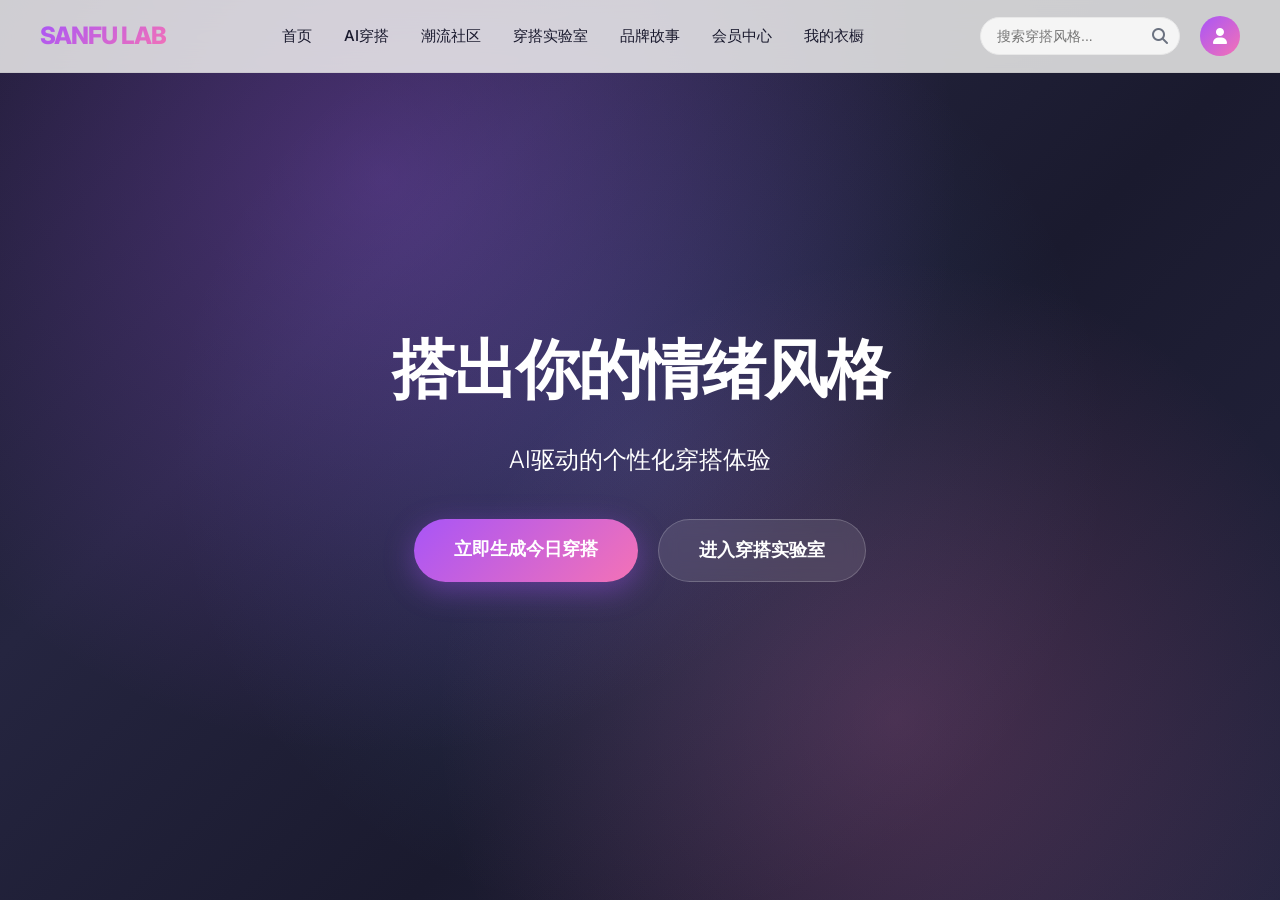
<file: html/index.html>
﻿<!DOCTYPE html>
<html lang="zh-CN">
<head>
    <meta charset="UTF-8">
    <meta name="viewport" content="width=device-width, initial-scale=1.0">
    <title>SANFU LAB - AI潮流穿搭互动平台</title>
    <link rel="stylesheet" href="../css/main.css">
    <link href="https://cdnjs.cloudflare.com/ajax/libs/font-awesome/6.4.0/css/all.min.css" rel="stylesheet">
</head>
<body>
    <nav class="navbar" id="navbar">
        <div class="nav-container">
            <div class="logo">SANFU LAB</div>
            <ul class="nav-links">
                <li><a href="index.html">首页</a></li>
                <li><a href="ai-outfit.html">AI穿搭</a></li>
                <li><a href="community.html">潮流社区</a></li>
                <li><a href="lab.html">穿搭实验室</a></li>
                <li><a href="stores.html">品牌故事</a></li>
                <li><a href="member.html">会员中心</a></li>
                <li><a href="closet.html">我的衣橱</a></li>
            </ul>
            <div class="nav-right">
                <div class="search-box">
                    <input type="text" class="search-input" placeholder="搜索穿搭风格..." id="searchInput">
                    <i class="fas fa-search search-icon"></i>
                </div>
                <div class="user-avatar" onclick="location.href='login.html'">
                    <i class="fas fa-user"></i>
                </div>
            </div>
        </div>
    </nav>

    <section class="banner">
        <div class="banner-bg"></div>
        <div class="banner-content">
            <h1 class="banner-title">搭出你的情绪风格</h1>
            <p class="banner-subtitle">AI驱动的个性化穿搭体验</p>
            <div class="banner-buttons">
                <a href="ai-outfit.html" class="banner-btn-primary">立即生成今日穿搭</a>
                <a href="lab.html" class="banner-btn-secondary">进入穿搭实验室</a>
            </div>
        </div>
        <div class="parallax-elements">
            <div class="floating-element element-1"></div>
            <div class="floating-element element-2"></div>
            <div class="floating-element element-3"></div>
        </div>
    </section>

    

    <script>
        const navbar = document.getElementById('navbar');
        const searchInput = document.getElementById('searchInput');

        window.addEventListener('scroll', () => {
            if (window.scrollY > 50) {
                navbar.classList.add('scrolled');
            } else {
                navbar.classList.remove('scrolled');
            }
        });

        searchInput.addEventListener('focus', () => {
            location.href = 'search.html';
        });

        document.addEventListener('DOMContentLoaded', () => {
            const revealElements = document.querySelectorAll('.scroll-reveal');
            
            const revealOnScroll = () => {
                revealElements.forEach(element => {
                    const elementTop = element.getBoundingClientRect().top;
                    const windowHeight = window.innerHeight;
                    
                    if (elementTop < windowHeight * 0.9) {
                        element.classList.add('visible');
                    }
                });
            };

            revealOnScroll();
            window.addEventListener('scroll', revealOnScroll);
        });
    </script>
</body>
</html>
</file>
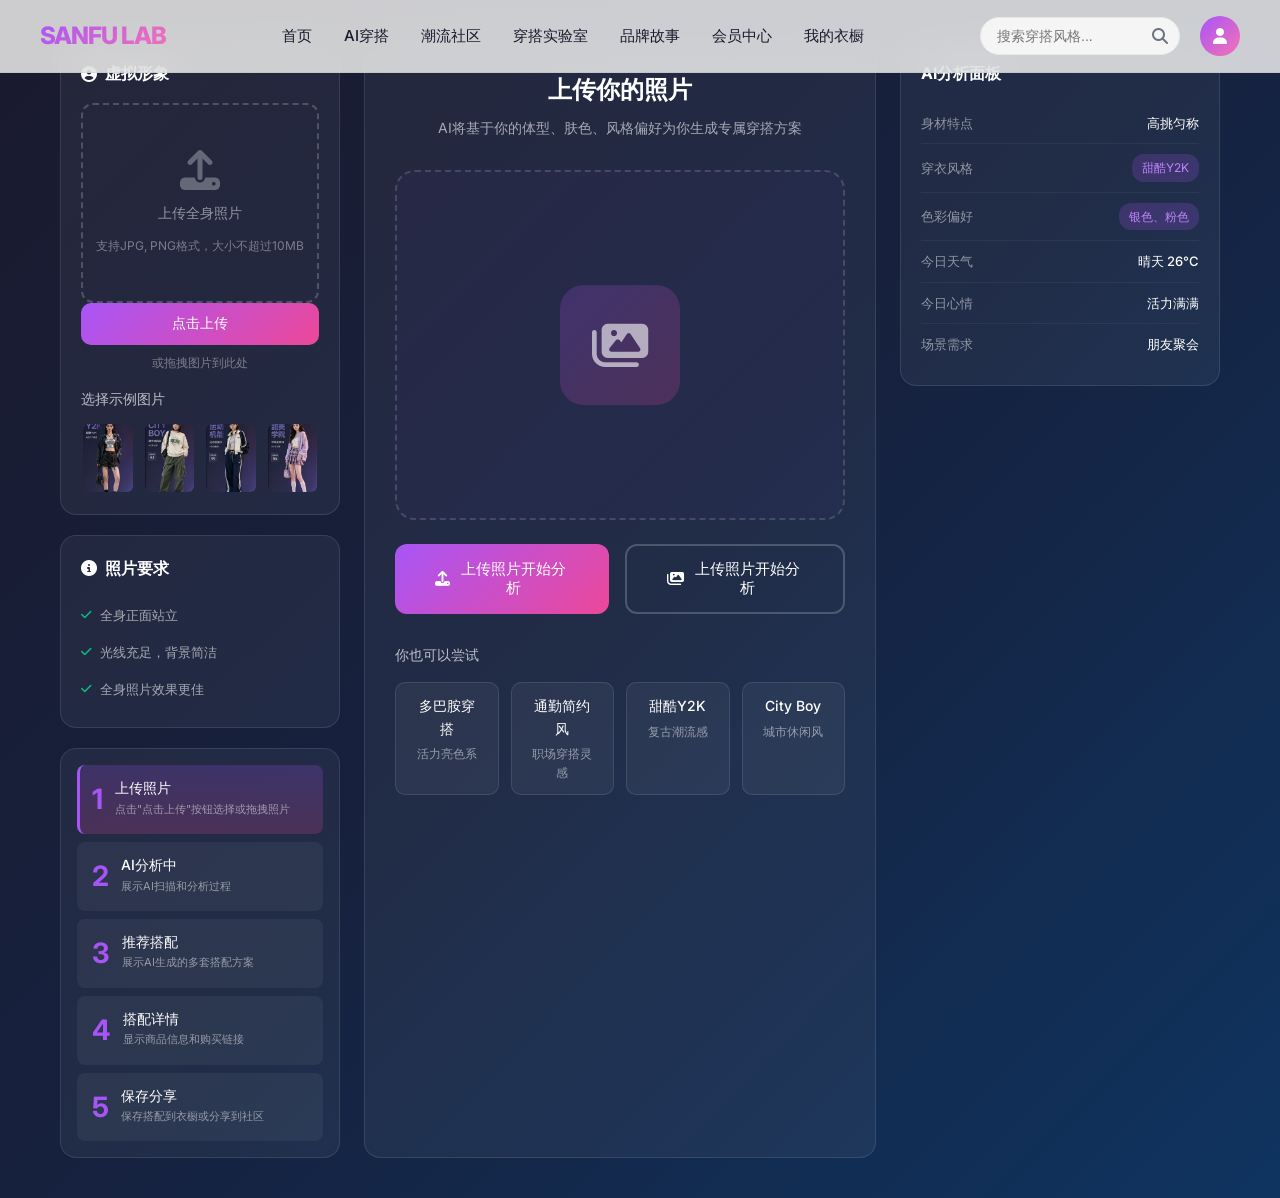
<file: html/ai-outfit.html>
﻿<!DOCTYPE html>
<html lang="zh-CN">
<head>
    <meta charset="UTF-8">
    <meta name="viewport" content="width=device-width, initial-scale=1.0">
    <title>SANFU LAB - AI穿搭助手</title>
    <link rel="stylesheet" href="../css/main.css">
    <link href="https://cdnjs.cloudflare.com/ajax/libs/font-awesome/6.4.0/css/all.min.css" rel="stylesheet">
    <style>
        .ai-analysis {
            padding: 40px 20px;
            background: linear-gradient(135deg, #1a1a2e 0%, #16213e 50%, #0f3460 100%);
            min-height: calc(100vh - 80px);
        }
        .ai-container {
            max-width: 1400px;
            margin: 0 auto;
        }
        .step-indicator {
            display: flex;
            justify-content: center;
            align-items: center;
            gap: 30px;
            margin-bottom: 40px;
            padding: 20px;
            background: rgba(255,255,255,0.05);
            border-radius: 16px;
            backdrop-filter: blur(10px);
        }
        .step-item {
            display: flex;
            align-items: center;
            gap: 12px;
            color: rgba(255,255,255,0.5);
            font-size: 14px;
            transition: all 0.3s ease;
        }
        .step-item.active {
            color: #a855f7;
        }
        .step-item.completed {
            color: #10b981;
        }
        .step-dot {
            width: 20px;
            height: 20px;
            border-radius: 50%;
            background: rgba(255,255,255,0.2);
            display: flex;
            align-items: center;
            justify-content: center;
            font-size: 12px;
            font-weight: bold;
            transition: all 0.3s ease;
        }
        .step-item.active .step-dot {
            background: linear-gradient(135deg, #a855f7, #ec4899);
            box-shadow: 0 0 20px rgba(168, 85, 247, 0.5);
        }
        .step-item.completed .step-dot {
            background: #10b981;
        }
        .step-line {
            width: 60px;
            height: 2px;
            background: rgba(255,255,255,0.2);
        }
        .step-item.completed + .step-line {
            background: #10b981;
        }
        .main-content {
            display: grid;
            grid-template-columns: 280px 1fr 320px;
            gap: 24px;
        }
        .left-panel {
            display: flex;
            flex-direction: column;
            gap: 20px;
        }
        .panel-card {
            background: rgba(255,255,255,0.05);
            border-radius: 16px;
            padding: 20px;
            border: 1px solid rgba(255,255,255,0.1);
        }
        .panel-card h4 {
            color: #fff;
            font-size: 16px;
            margin-bottom: 16px;
            display: flex;
            align-items: center;
            gap: 8px;
        }
        .upload-area {
            height: 200px;
            border: 2px dashed rgba(255,255,255,0.2);
            border-radius: 12px;
            display: flex;
            flex-direction: column;
            align-items: center;
            justify-content: center;
            gap: 12px;
            cursor: pointer;
            transition: all 0.3s ease;
        }
        .upload-area:hover {
            border-color: #a855f7;
            background: rgba(168, 85, 247, 0.1);
        }
        .upload-area i {
            font-size: 40px;
            color: rgba(255,255,255,0.3);
        }
        .upload-area p {
            color: rgba(255,255,255,0.5);
            font-size: 14px;
        }
        .upload-btn {
            width: 100%;
            padding: 12px;
            background: linear-gradient(135deg, #a855f7, #ec4899);
            border: none;
            border-radius: 10px;
            color: #fff;
            font-size: 14px;
            cursor: pointer;
            transition: all 0.3s ease;
        }
        .upload-btn:hover {
            transform: translateY(-2px);
            box-shadow: 0 10px 30px rgba(168, 85, 247, 0.4);
        }
        .sample-section {
            margin-top: 16px;
        }
        .sample-title {
            color: rgba(255,255,255,0.7);
            font-size: 14px;
            margin-bottom: 12px;
        }
        .sample-grid {
            display: grid;
            grid-template-columns: repeat(4, 1fr);
            gap: 8px;
        }
        .sample-item {
            aspect-ratio: 3/4;
            border-radius: 8px;
            overflow: hidden;
            cursor: pointer;
            border: 2px solid transparent;
            transition: all 0.3s ease;
        }
        .sample-item:hover, .sample-item.active {
            border-color: #a855f7;
        }
        .sample-item img {
            width: 100%;
            height: 100%;
            object-fit: cover;
        }
        .requirements-list {
            list-style: none;
            padding: 0;
            margin: 0;
        }
        .requirements-list li {
            padding: 8px 0;
            color: rgba(255,255,255,0.6);
            font-size: 13px;
            display: flex;
            align-items: center;
            gap: 8px;
        }
        .requirements-list li i {
            color: #10b981;
            font-size: 12px;
        }
        .center-panel {
            background: rgba(255,255,255,0.05);
            border-radius: 16px;
            padding: 30px;
            border: 1px solid rgba(255,255,255,0.1);
        }
        .upload-header {
            text-align: center;
            margin-bottom: 30px;
        }
        .upload-header h2 {
            color: #fff;
            font-size: 24px;
            margin-bottom: 8px;
        }
        .upload-header p {
            color: rgba(255,255,255,0.6);
            font-size: 14px;
        }
        .upload-main-area {
            height: 350px;
            border: 2px dashed rgba(255,255,255,0.15);
            border-radius: 20px;
            display: flex;
            flex-direction: column;
            align-items: center;
            justify-content: center;
            gap: 20px;
            margin-bottom: 24px;
            position: relative;
            overflow: hidden;
            background: rgba(168, 85, 247, 0.03);
        }
        .upload-icon {
            width: 120px;
            height: 120px;
            border-radius: 24px;
            background: linear-gradient(135deg, rgba(168, 85, 247, 0.2), rgba(236, 72, 153, 0.2));
            display: flex;
            align-items: center;
            justify-content: center;
            font-size: 50px;
            color: rgba(255,255,255,0.6);
            animation: float 3s ease-in-out infinite;
        }
        @keyframes float {
            0%, 100% { transform: translateY(0); }
            50% { transform: translateY(-10px); }
        }
        .upload-buttons {
            display: flex;
            gap: 16px;
            justify-content: center;
        }
        .upload-btn-lg {
            padding: 14px 40px;
            background: linear-gradient(135deg, #a855f7, #ec4899);
            border: none;
            border-radius: 12px;
            color: #fff;
            font-size: 15px;
            cursor: pointer;
            transition: all 0.3s ease;
            display: flex;
            align-items: center;
            gap: 8px;
        }
        .upload-btn-lg:hover {
            transform: translateY(-2px);
            box-shadow: 0 15px 40px rgba(168, 85, 247, 0.4);
        }
        .upload-btn-outline {
            padding: 14px 40px;
            background: transparent;
            border: 2px solid rgba(255,255,255,0.2);
            border-radius: 12px;
            color: #fff;
            font-size: 15px;
            cursor: pointer;
            transition: all 0.3s ease;
            display: flex;
            align-items: center;
            gap: 8px;
        }
        .upload-btn-outline:hover {
            border-color: #a855f7;
            background: rgba(168, 85, 247, 0.1);
        }
        .style-tags-section {
            margin-top: 30px;
        }
        .style-tags-title {
            color: rgba(255,255,255,0.7);
            font-size: 14px;
            margin-bottom: 16px;
        }
        .style-tags-grid {
            display: grid;
            grid-template-columns: repeat(4, 1fr);
            gap: 12px;
        }
        .style-tag {
            padding: 12px 16px;
            background: rgba(255,255,255,0.05);
            border-radius: 10px;
            border: 1px solid rgba(255,255,255,0.1);
            cursor: pointer;
            transition: all 0.3s ease;
            text-align: center;
        }
        .style-tag:hover {
            border-color: #a855f7;
            background: rgba(168, 85, 247, 0.1);
            transform: translateY(-2px);
        }
        .style-tag-title {
            color: #fff;
            font-size: 14px;
            font-weight: 500;
            margin-bottom: 4px;
        }
        .style-tag-desc {
            color: rgba(255,255,255,0.5);
            font-size: 12px;
        }
        .right-panel {
            display: flex;
            flex-direction: column;
            gap: 20px;
        }
        .analysis-card {
            background: rgba(255,255,255,0.05);
            border-radius: 16px;
            padding: 20px;
            border: 1px solid rgba(255,255,255,0.1);
        }
        .analysis-card h4 {
            color: #fff;
            font-size: 16px;
            margin-bottom: 16px;
        }
        .analysis-item {
            display: flex;
            justify-content: space-between;
            padding: 10px 0;
            border-bottom: 1px solid rgba(255,255,255,0.05);
        }
        .analysis-item:last-child {
            border-bottom: none;
        }
        .analysis-label {
            color: rgba(255,255,255,0.5);
            font-size: 13px;
        }
        .analysis-value {
            color: #fff;
            font-size: 13px;
            font-weight: 500;
        }
        .style-tag-value {
            display: inline-block;
            padding: 4px 10px;
            background: rgba(168, 85, 247, 0.2);
            border-radius: 12px;
            color: #c084fc;
            font-size: 12px;
        }
        .index-card {
            background: rgba(255,255,255,0.05);
            border-radius: 16px;
            padding: 20px;
            border: 1px solid rgba(255,255,255,0.1);
        }
        .index-card h4 {
            color: #fff;
            font-size: 16px;
            margin-bottom: 20px;
        }
        .index-circle {
            width: 120px;
            height: 120px;
            border-radius: 50%;
            background: conic-gradient(from 0deg, #a855f7 86%, rgba(255,255,255,0.1) 86%);
            display: flex;
            align-items: center;
            justify-content: center;
            margin: 0 auto 20px;
            position: relative;
        }
        .index-circle::before {
            content: '';
            position: absolute;
            width: 90px;
            height: 90px;
            border-radius: 50%;
            background: #1a1a2e;
        }
        .index-value {
            position: relative;
            z-index: 1;
            font-size: 36px;
            font-weight: bold;
            background: linear-gradient(135deg, #a855f7, #ec4899);
            -webkit-background-clip: text;
            -webkit-text-fill-color: transparent;
            background-clip: text;
        }
        .index-label {
            text-align: center;
            color: rgba(255,255,255,0.5);
            font-size: 13px;
            margin-top: -5px;
        }
        .progress-section {
            margin-top: 20px;
        }
        .progress-item {
            margin-bottom: 16px;
        }
        .progress-header {
            display: flex;
            justify-content: space-between;
            margin-bottom: 6px;
        }
        .progress-label {
            color: rgba(255,255,255,0.6);
            font-size: 12px;
        }
        .progress-percent {
            color: #a855f7;
            font-size: 12px;
            font-weight: 500;
        }
        .progress-bar {
            height: 6px;
            background: rgba(255,255,255,0.1);
            border-radius: 3px;
            overflow: hidden;
        }
        .progress-fill {
            height: 100%;
            background: linear-gradient(90deg, #a855f7, #ec4899);
            border-radius: 3px;
            transition: width 1s ease;
        }
        .guide-card {
            background: rgba(255,255,255,0.05);
            border-radius: 16px;
            padding: 20px;
            border: 1px solid rgba(255,255,255,0.1);
        }
        .guide-card h4 {
            color: #fff;
            font-size: 16px;
            margin-bottom: 16px;
        }
        .guide-list {
            list-style: none;
            padding: 0;
            margin: 0;
        }
        .guide-list li {
            padding: 8px 0;
            color: rgba(255,255,255,0.6);
            font-size: 13px;
            display: flex;
            align-items: flex-start;
            gap: 8px;
        }
        .guide-list li i {
            color: #a855f7;
            font-size: 12px;
            margin-top: 2px;
        }
        .process-footer {
            display: grid;
            grid-template-columns: repeat(5, 1fr);
            gap: 12px;
            margin-top: 30px;
            padding: 20px;
            background: rgba(255,255,255,0.03);
            border-radius: 12px;
        }
        .process-step {
            padding: 12px;
            background: rgba(255,255,255,0.05);
            border-radius: 10px;
            text-align: center;
            transition: all 0.3s ease;
            cursor: pointer;
        }
        .process-step.active {
            background: linear-gradient(135deg, rgba(168, 85, 247, 0.2), rgba(236, 72, 153, 0.2));
            border: 1px solid rgba(168, 85, 247, 0.3);
        }
        .process-step:hover {
            background: rgba(168, 85, 247, 0.1);
        }
        .process-num {
            font-size: 18px;
            font-weight: bold;
            color: #a855f7;
            margin-bottom: 4px;
        }
        .process-title {
            color: #fff;
            font-size: 12px;
            margin-bottom: 4px;
        }
        .process-desc {
            color: rgba(255,255,255,0.5);
            font-size: 11px;
        }
        .vertical-process-panel {
            padding: 16px;
        }
        .vertical-step {
            display: flex;
            align-items: flex-start;
            padding: 12px;
            margin-bottom: 8px;
            background: rgba(255,255,255,0.05);
            border-radius: 8px;
            transition: all 0.3s ease;
            cursor: pointer;
            border-left: 3px solid transparent;
        }
        .vertical-step:last-child {
            margin-bottom: 0;
        }
        .vertical-step.active {
            background: linear-gradient(180deg, rgba(168, 85, 247, 0.2), rgba(236, 72, 153, 0.2));
            border-left: 3px solid #a855f7;
        }
        .vertical-step:hover {
            background: rgba(168, 85, 247, 0.1);
        }
        .step-num {
            font-size: 28px;
            font-weight: bold;
            color: #a855f7;
            margin-right: 12px;
            flex-shrink: 0;
        }
        .step-content {
            flex: 1;
        }
        .step-title {
            color: #fff;
            font-size: 14px;
            font-weight: 500;
            margin-bottom: 2px;
        }
        .step-desc {
            color: rgba(255,255,255,0.5);
            font-size: 11px;
            line-height: 1.4;
        }
        .footer {
            background: #1A1A2E !important;
        }
        @media (max-width: 1200px) {
            .main-content {
                grid-template-columns: 1fr;
            }
            .style-tags-grid {
                grid-template-columns: repeat(2, 1fr);
            }
        }
    </style>
</head>
<body>
    <nav class="navbar" id="navbar">
        <div class="nav-container">
            <div class="logo">SANFU LAB</div>
            <ul class="nav-links">
                <li><a href="index.html">首页</a></li>
                <li><a href="ai-outfit.html" class="active">AI穿搭</a></li>
                <li><a href="community.html">潮流社区</a></li>
                <li><a href="lab.html">穿搭实验室</a></li>
                <li><a href="stores.html">品牌故事</a></li>
                <li><a href="member.html">会员中心</a></li>
                <li><a href="closet.html">我的衣橱</a></li>
            </ul>
            <div class="nav-right">
                <div class="search-box">
                    <input type="text" class="search-input" placeholder="搜索穿搭风格..." id="searchInput">
                    <i class="fas fa-search search-icon"></i>
                </div>
                <div class="user-avatar" onclick="location.href='login.html'">
                    <i class="fas fa-user"></i>
                </div>
            </div>
        </div>
    </nav>

    <section class="ai-analysis">
        <div class="ai-container">
            <div class="main-content">
                <div class="left-panel">
                    <div class="panel-card">
                        <h4><i class="fas fa-user-circle"></i> 虚拟形象</h4>
                        <div class="upload-area">
                            <i class="fas fa-upload"></i>
                            <p>上传全身照片</p>
                            <p style="font-size: 12px; color: rgba(255,255,255,0.4);">支持JPG, PNG格式，大小不超过10MB</p>
                        </div>
                        <button class="upload-btn">点击上传</button>
                        <p style="text-align: center; font-size: 12px; color: rgba(255,255,255,0.4); margin-top: 8px;">或拖拽图片到此处</p>
                        
                        <div class="sample-section">
                            <div class="sample-title">选择示例图片</div>
                            <div class="sample-grid">
                                <div class="sample-item">
                                    <img src="../images/sample1.jpg" alt="示例1">
                                </div>
                                <div class="sample-item">
                                    <img src="../images/sample2.jpg" alt="示例2">
                                </div>
                                <div class="sample-item">
                                    <img src="../images/sample3.jpg" alt="示例3">
                                </div>
                                <div class="sample-item">
                                    <img src="../images/sample4.jpg" alt="示例4">
                                </div>
                            </div>
                        </div>
                    </div>

                    <div class="panel-card">
                        <h4><i class="fas fa-info-circle"></i> 照片要求</h4>
                        <ul class="requirements-list">
                            <li><i class="fas fa-check"></i> 全身正面站立</li>
                            <li><i class="fas fa-check"></i> 光线充足，背景简洁</li>
                            <li><i class="fas fa-check"></i> 全身照片效果更佳</li>
                        </ul>
                    </div>

                    <div class="panel-card vertical-process-panel">
                        <div class="vertical-step active">
                            <div class="step-num">1</div>
                            <div class="step-content">
                                <div class="step-title">上传照片</div>
                                <div class="step-desc">点击"点击上传"按钮选择或拖拽照片</div>
                            </div>
                        </div>
                        <div class="vertical-step">
                            <div class="step-num">2</div>
                            <div class="step-content">
                                <div class="step-title">AI分析中</div>
                                <div class="step-desc">展示AI扫描和分析过程</div>
                            </div>
                        </div>
                        <div class="vertical-step">
                            <div class="step-num">3</div>
                            <div class="step-content">
                                <div class="step-title">推荐搭配</div>
                                <div class="step-desc">展示AI生成的多套搭配方案</div>
                            </div>
                        </div>
                        <div class="vertical-step">
                            <div class="step-num">4</div>
                            <div class="step-content">
                                <div class="step-title">搭配详情</div>
                                <div class="step-desc">显示商品信息和购买链接</div>
                            </div>
                        </div>
                        <div class="vertical-step">
                            <div class="step-num">5</div>
                            <div class="step-content">
                                <div class="step-title">保存分享</div>
                                <div class="step-desc">保存搭配到衣橱或分享到社区</div>
                            </div>
                        </div>
                    </div>
                </div>

                <div class="center-panel">
                    <div class="upload-header">
                        <h2>上传你的照片</h2>
                        <p>AI将基于你的体型、肤色、风格偏好为你生成专属穿搭方案</p>
                    </div>

                    <div class="upload-main-area">
                        <div class="upload-icon">
                            <i class="fas fa-images"></i>
                        </div>
                    </div>

                    <div class="upload-buttons">
                        <button class="upload-btn-lg"><i class="fas fa-upload"></i> 上传照片开始分析</button>
                        <button class="upload-btn-outline"><i class="fas fa-images"></i> 上传照片开始分析</button>
                    </div>

                    <div class="style-tags-section">
                        <div class="style-tags-title">你也可以尝试</div>
                        <div class="style-tags-grid">
                            <div class="style-tag">
                                <div class="style-tag-title">多巴胺穿搭</div>
                                <div class="style-tag-desc">活力亮色系</div>
                            </div>
                            <div class="style-tag">
                                <div class="style-tag-title">通勤简约风</div>
                                <div class="style-tag-desc">职场穿搭灵感</div>
                            </div>
                            <div class="style-tag">
                                <div class="style-tag-title">甜酷Y2K</div>
                                <div class="style-tag-desc">复古潮流感</div>
                            </div>
                            <div class="style-tag">
                                <div class="style-tag-title">City Boy</div>
                                <div class="style-tag-desc">城市休闲风</div>
                            </div>
                        </div>
                    </div>

                </div>

                <div class="right-panel">
                    <div class="analysis-card">
                        <h4>AI分析面板</h4>
                        <div class="analysis-item">
                            <span class="analysis-label">身材特点</span>
                            <span class="analysis-value">高挑匀称</span>
                        </div>
                        <div class="analysis-item">
                            <span class="analysis-label">穿衣风格</span>
                            <span class="style-tag-value">甜酷Y2K</span>
                        </div>
                        <div class="analysis-item">
                            <span class="analysis-label">色彩偏好</span>
                            <span class="style-tag-value">银色、粉色</span>
                        </div>
                        <div class="analysis-item">
                            <span class="analysis-label">今日天气</span>
                            <span class="analysis-value">晴天 26°C</span>
                        </div>
                        <div class="analysis-item">
                            <span class="analysis-label">今日心情</span>
                            <span class="analysis-value">活力满满</span>
                        </div>
                        <div class="analysis-item">
                            <span class="analysis-label">场景需求</span>
                            <span class="analysis-value">朋友聚会</span>
                        </div>
                    </div>
                </div>
            </div>
        </div>
    </section>

    

    <script>
        const navbar = document.getElementById('navbar');
        const searchInput = document.getElementById('searchInput');

        window.addEventListener('scroll', () => {
            if (window.scrollY > 50) {
                navbar.classList.add('scrolled');
            } else {
                navbar.classList.remove('scrolled');
            }
        });

        searchInput.addEventListener('focus', () => {
            location.href = 'search.html';
        });

        document.querySelectorAll('.sample-item').forEach(item => {
            item.addEventListener('click', function() {
                document.querySelectorAll('.sample-item').forEach(i => i.classList.remove('active'));
                this.classList.add('active');
            });
        });

        document.querySelectorAll('.style-tag').forEach(tag => {
            tag.addEventListener('click', function() {
                this.classList.toggle('active');
            });
        });
    </script>
</body>
</html>
</file>
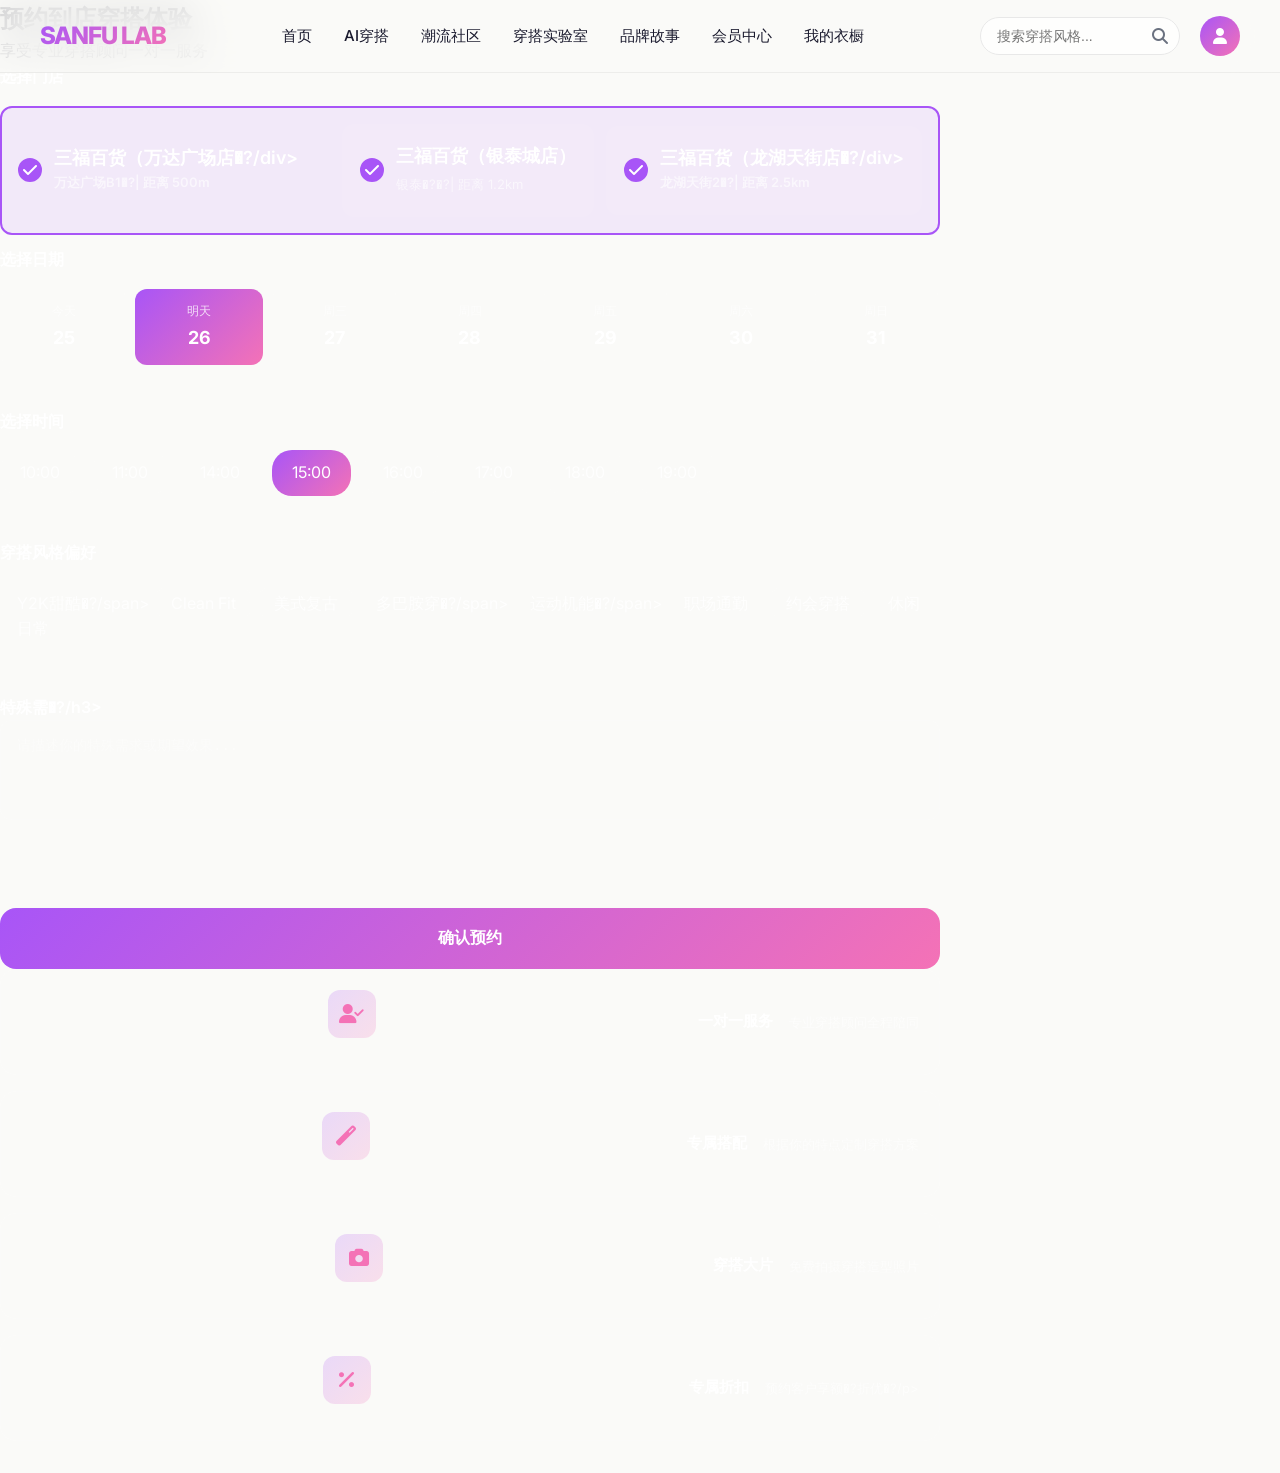
<file: html/booking.html>
﻿<!DOCTYPE html>
<html lang="zh-CN">
<head>
    <meta charset="UTF-8">
    <meta name="viewport" content="width=device-width, initial-scale=1.0">
    <title>SANFU LAB - 预约到店穿搭</title>
    <link rel="stylesheet" href="../css/main.css">
    <link href="https://cdnjs.cloudflare.com/ajax/libs/font-awesome/6.4.0/css/all.min.css" rel="stylesheet">
</head>
<body>
    <nav class="navbar" id="navbar">
        <div class="nav-container">
            <div class="logo">SANFU LAB</div>
            <ul class="nav-links">
                <li><a href="index.html">首页</a></li>
                <li><a href="ai-outfit.html">AI穿搭</a></li>
                <li><a href="community.html">潮流社区</a></li>
                <li><a href="lab.html">穿搭实验室</a></li>
                <li><a href="stores.html">品牌故事</a></li>
                <li><a href="member.html">会员中心</a></li>
                <li><a href="closet.html">我的衣橱</a></li>
            </ul>
            <div class="nav-right">
                <div class="search-box">
                    <input type="text" class="search-input" placeholder="搜索穿搭风格..." id="searchInput">
                    <i class="fas fa-search search-icon"></i>
                </div>
                <div class="user-avatar" onclick="location.href='login.html'">
                    <i class="fas fa-user"></i>
                </div>
            </div>
        </div>
    </nav>

    <section class="booking-page">
        <div class="booking-container">
            <div class="booking-header">
                <h1 class="booking-title">预约到店穿搭体验</h1>
                <p class="booking-subtitle">享受专业穿搭顾问一对一服务</p>
            </div>

            <div class="booking-content">
                <div class="booking-form">
                    <div class="form-section">
                        <h3>选择门店</h3>
                        <div class="store-select">
                            <div class="store-option active">
                                <div class="store-check"><i class="fas fa-check"></i></div>
                                <div class="store-details">
                                    <div class="store-name">三福百货（万达广场店�?/div>
                                    <div class="store-address">万达广场B1�?| 距离 500m</div>
                                </div>
                            </div>
                            <div class="store-option">
                                <div class="store-check"><i class="fas fa-check"></i></div>
                                <div class="store-details">
                                    <div class="store-name">三福百货（银泰城店）</div>
                                    <div class="store-address">银泰�?�?| 距离 1.2km</div>
                                </div>
                            </div>
                            <div class="store-option">
                                <div class="store-check"><i class="fas fa-check"></i></div>
                                <div class="store-details">
                                    <div class="store-name">三福百货（龙湖天街店�?/div>
                                    <div class="store-address">龙湖天街2�?| 距离 2.5km</div>
                                </div>
                            </div>
                        </div>
                    </div>

                    <div class="form-section">
                        <h3>选择日期</h3>
                        <div class="date-grid">
                            <div class="date-item">
                                <div class="date-day">今天</div>
                                <div class="date-date">25</div>
                            </div>
                            <div class="date-item active">
                                <div class="date-day">明天</div>
                                <div class="date-date">26</div>
                            </div>
                            <div class="date-item">
                                <div class="date-day">周三</div>
                                <div class="date-date">27</div>
                            </div>
                            <div class="date-item">
                                <div class="date-day">周四</div>
                                <div class="date-date">28</div>
                            </div>
                            <div class="date-item">
                                <div class="date-day">周五</div>
                                <div class="date-date">29</div>
                            </div>
                            <div class="date-item">
                                <div class="date-day">周六</div>
                                <div class="date-date">30</div>
                            </div>
                            <div class="date-item">
                                <div class="date-day">周日</div>
                                <div class="date-date">31</div>
                            </div>
                        </div>
                    </div>

                    <div class="form-section">
                        <h3>选择时间</h3>
                        <div class="time-slots">
                            <span class="time-slot">10:00</span>
                            <span class="time-slot">11:00</span>
                            <span class="time-slot">14:00</span>
                            <span class="time-slot active">15:00</span>
                            <span class="time-slot">16:00</span>
                            <span class="time-slot">17:00</span>
                            <span class="time-slot">18:00</span>
                            <span class="time-slot">19:00</span>
                        </div>
                    </div>

                    <div class="form-section">
                        <h3>穿搭风格偏好</h3>
                        <div class="style-tags">
                            <span class="style-tag">Y2K甜酷�?/span>
                            <span class="style-tag">Clean Fit</span>
                            <span class="style-tag">美式复古</span>
                            <span class="style-tag">多巴胺穿�?/span>
                            <span class="style-tag">运动机能�?/span>
                            <span class="style-tag">职场通勤</span>
                            <span class="style-tag">约会穿搭</span>
                            <span class="style-tag">休闲日常</span>
                        </div>
                    </div>

                    <div class="form-section">
                        <h3>特殊需�?/h3>
                        <textarea class="form-textarea" placeholder="请描述你的特殊需求或期望效果..."></textarea>
                    </div>

                    <button class="booking-submit">确认预约</button>
                </div>

                <div class="booking-benefits">
                    <div class="benefit-card">
                        <div class="benefit-icon"><i class="fas fa-user-check"></i></div>
                        <h3>一对一服务</h3>
                        <p>专业穿搭顾问全程陪同</p>
                    </div>
                    <div class="benefit-card">
                        <div class="benefit-icon"><i class="fas fa-magic"></i></div>
                        <h3>专属搭配</h3>
                        <p>根据你的特点定制穿搭方案</p>
                    </div>
                    <div class="benefit-card">
                        <div class="benefit-icon"><i class="fas fa-camera"></i></div>
                        <h3>穿搭大片</h3>
                        <p>免费拍摄穿搭造型照片</p>
                    </div>
                    <div class="benefit-card">
                        <div class="benefit-icon"><i class="fas fa-percent"></i></div>
                        <h3>专属折扣</h3>
                        <p>预约客户享额�?折优�?/p>
                    </div>
                </div>
            </div>
        </div>
    </section>

    

    <script>
        const navbar = document.getElementById('navbar');
        const searchInput = document.getElementById('searchInput');

        window.addEventListener('scroll', () => {
            if (window.scrollY > 50) {
                navbar.classList.add('scrolled');
            } else {
                navbar.classList.remove('scrolled');
            }
        });

        searchInput.addEventListener('focus', () => {
            location.href = 'search.html';
        });

        document.querySelectorAll('.store-option').forEach(option => {
            option.addEventListener('click', function() {
                document.querySelectorAll('.store-option').forEach(o => o.classList.remove('active'));
                this.classList.add('active');
            });
        });

        document.querySelectorAll('.date-item').forEach(item => {
            item.addEventListener('click', function() {
                document.querySelectorAll('.date-item').forEach(i => i.classList.remove('active'));
                this.classList.add('active');
            });
        });

        document.querySelectorAll('.time-slot').forEach(slot => {
            slot.addEventListener('click', function() {
                document.querySelectorAll('.time-slot').forEach(s => s.classList.remove('active'));
                this.classList.add('active');
            });
        });

        document.querySelectorAll('.style-tag').forEach(tag => {
            tag.addEventListener('click', function() {
                this.classList.toggle('selected');
            });
        });

        document.querySelector('.booking-submit').addEventListener('click', function() {
            const successModal = document.createElement('div');
            successModal.className = 'success-modal';
            successModal.innerHTML = `
                <div class="success-content">
                    <div class="success-icon">
                        <i class="fas fa-calendar-check"></i>
                    </div>
                    <h2>预约成功</h2>
                    <p>我们已收到您的预约请�?/p>
                    <div class="booking-details">
                        <div>门店：三福百货（万达广场店）</div>
                        <div>时间：明�?15:00</div>
                    </div>
                </div>
            `;
            document.body.appendChild(successModal);
        });

        const style = document.createElement('style');
        style.textContent = `
            .booking-content {
                display: grid;
                grid-template-columns: 1fr 300px;
                gap: 40px;
            }
            .form-section {
                margin-bottom: 32px;
            }
            .form-section h3 {
                font-size: 16px;
                font-weight: 600;
                color: white;
                margin-bottom: 16px;
            }
            .store-select {
                display: flex;
                flex-direction: column;
                gap: 12px;
            }
            .store-option {
                display: flex;
                align-items: center;
                gap: 12px;
                padding: 16px;
                background: rgba(255, 255, 255, 0.05);
                border-radius: 12px;
                cursor: pointer;
                transition: all 0.3s ease;
                border: 2px solid transparent;
            }
            .store-option:hover {
                background: rgba(255, 255, 255, 0.1);
            }
            .store-option.active {
                border-color: #A855F7;
                background: rgba(168, 85, 247, 0.1);
            }
            .store-check {
                width: 24px;
                height: 24px;
                border-radius: 50%;
                border: 2px solid rgba(255, 255, 255, 0.3);
                display: flex;
                align-items: center;
                justify-content: center;
                color: transparent;
            }
            .store-option.active .store-check {
                background: #A855F7;
                border-color: #A855F7;
                color: white;
            }
            .store-details {
                flex: 1;
            }
            .store-details .store-name {
                font-weight: 600;
                color: white;
                margin-bottom: 4px;
            }
            .store-details .store-address {
                font-size: 13px;
                color: rgba(255, 255, 255, 0.6);
            }
            .date-grid {
                display: grid;
                grid-template-columns: repeat(7, 1fr);
                gap: 8px;
            }
            .date-item {
                text-align: center;
                padding: 12px 8px;
                background: rgba(255, 255, 255, 0.05);
                border-radius: 12px;
                cursor: pointer;
                transition: all 0.3s ease;
            }
            .date-item:hover {
                background: rgba(255, 255, 255, 0.1);
            }
            .date-item.active {
                background: linear-gradient(135deg, #A855F7, #F472B6);
            }
            .date-day {
                font-size: 12px;
                color: rgba(255, 255, 255, 0.6);
                margin-bottom: 4px;
            }
            .date-item.active .date-day {
                color: rgba(255, 255, 255, 0.8);
            }
            .date-date {
                font-size: 18px;
                font-weight: 700;
                color: white;
            }
            .time-slots {
                display: flex;
                flex-wrap: wrap;
                gap: 12px;
            }
            .time-slot {
                padding: 10px 20px;
                background: rgba(255, 255, 255, 0.05);
                border-radius: 20px;
                cursor: pointer;
                transition: all 0.3s ease;
                color: rgba(255, 255, 255, 0.8);
            }
            .time-slot:hover {
                background: rgba(255, 255, 255, 0.1);
            }
            .time-slot.active {
                background: linear-gradient(135deg, #A855F7, #F472B6);
                color: white;
            }
            .style-tags {
                display: flex;
                flex-wrap: wrap;
                gap: 10px;
            }
            .style-tag {
                padding: 8px 16px;
                background: rgba(255, 255, 255, 0.05);
                border-radius: 20px;
                cursor: pointer;
                transition: all 0.3s ease;
                color: rgba(255, 255, 255, 0.8);
                border: 1px solid transparent;
            }
            .style-tag:hover {
                border-color: rgba(168, 85, 247, 0.5);
            }
            .style-tag.selected {
                background: rgba(168, 85, 247, 0.2);
                border-color: #A855F7;
            }
            .form-textarea {
                width: 100%;
                height: 100px;
                padding: 16px;
                border-radius: 12px;
                background: rgba(255, 255, 255, 0.05);
                border: 1px solid rgba(255, 255, 255, 0.1);
                color: white;
                resize: none;
                font-size: 14px;
            }
            .form-textarea::placeholder {
                color: rgba(255, 255, 255, 0.4);
            }
            .booking-submit {
                width: 100%;
                padding: 20px;
                border-radius: 16px;
                background: linear-gradient(135deg, #A855F7, #F472B6);
                color: white;
                font-size: 16px;
                font-weight: 600;
                border: none;
                cursor: pointer;
                transition: all 0.3s ease;
                margin-top: 20px;
            }
            .booking-submit:hover {
                transform: translateY(-2px);
                box-shadow: 0 10px 30px rgba(168, 85, 247, 0.3);
            }
            .booking-benefits {
                display: flex;
                flex-direction: column;
                gap: 16px;
            }
            .benefit-card {
                background: rgba(255, 255, 255, 0.05);
                border-radius: 16px;
                padding: 20px;
                display: flex;
                align-items: center;
                gap: 16px;
            }
            .benefit-icon {
                width: 48px;
                height: 48px;
                border-radius: 12px;
                background: linear-gradient(135deg, rgba(168, 85, 247, 0.2), rgba(244, 114, 182, 0.2));
                display: flex;
                align-items: center;
                justify-content: center;
                color: #F472B6;
                font-size: 20px;
            }
            .benefit-card h3 {
                font-size: 15px;
                font-weight: 600;
                color: white;
                margin-bottom: 2px;
            }
            .benefit-card p {
                font-size: 13px;
                color: rgba(255, 255, 255, 0.6);
            }
            .success-modal {
                position: fixed;
                top: 0;
                left: 0;
                right: 0;
                bottom: 0;
                background: rgba(0,0,0,0.8);
                display: flex;
                align-items: center;
                justify-content: center;
                z-index: 2000;
            }
            .success-content {
                background: #1A1A2E;
                border-radius: 24px;
                padding: 40px;
                text-align: center;
            }
            .success-icon {
                width: 80px;
                height: 80px;
                border-radius: 50%;
                background: linear-gradient(135deg, #A855F7, #F472B6);
                display: flex;
                align-items: center;
                justify-content: center;
                margin: 0 auto 20px;
                color: white;
                font-size: 32px;
            }
            .success-content h2 {
                font-size: 28px;
                font-weight: 700;
                color: white;
                margin-bottom: 8px;
            }
            .success-content p {
                color: rgba(255, 255, 255, 0.7);
                margin-bottom: 20px;
            }
            .booking-details {
                text-align: left;
                padding: 16px;
                background: rgba(255, 255, 255, 0.05);
                border-radius: 12px;
            }
            .booking-details div {
                color: rgba(255, 255, 255, 0.8);
                margin-bottom: 8px;
            }
            .booking-details div:last-child {
                margin-bottom: 0;
            }
        `;
        document.head.appendChild(style);
    </script>
</body>
</html>
</file>
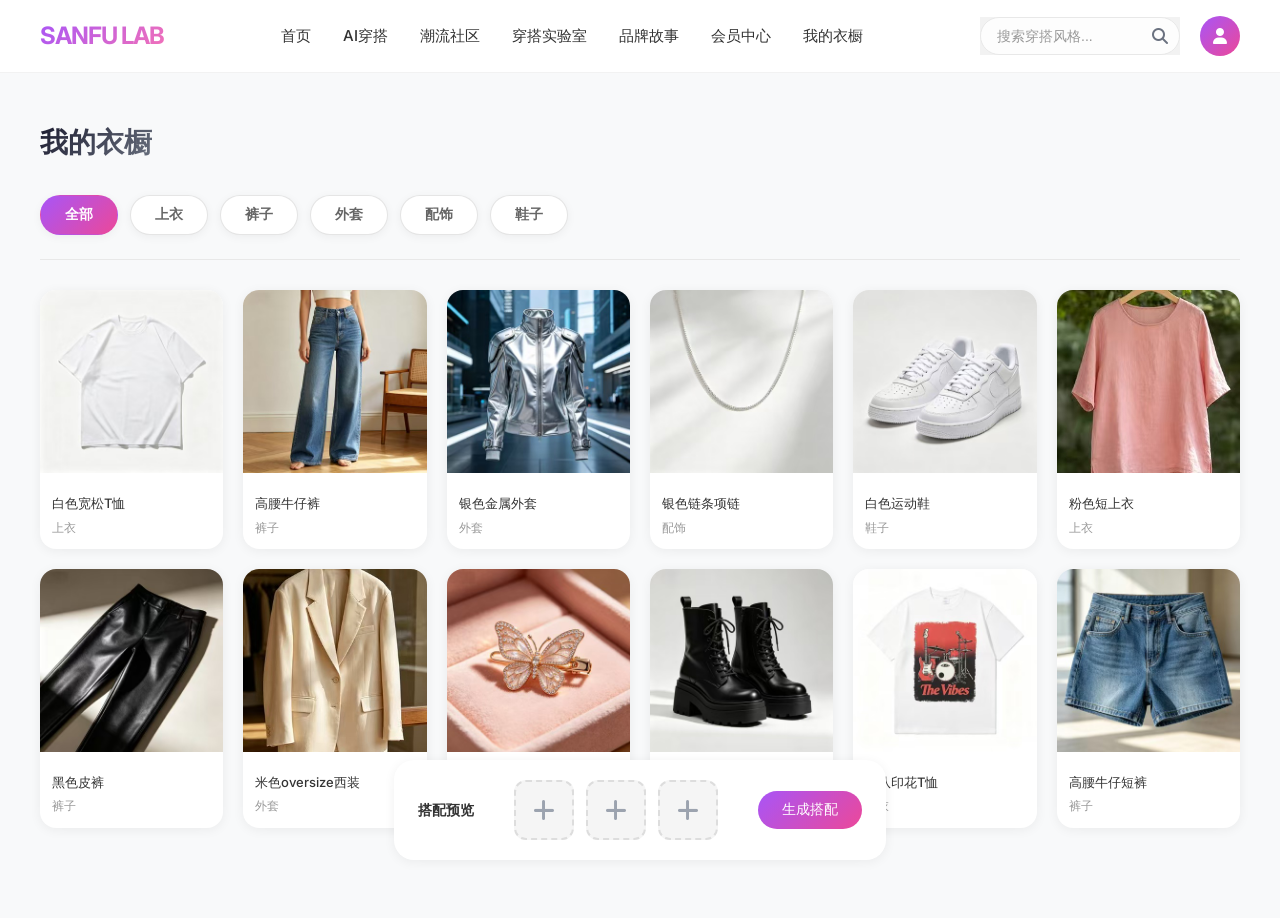
<file: html/closet.html>
<!DOCTYPE html>
<html lang="zh-CN">
<head>
    <meta charset="UTF-8">
    <meta name="viewport" content="width=device-width, initial-scale=1.0">
    <title>SANFU LAB - 我的衣橱</title>
    <link rel="stylesheet" href="../css/main.css">
    <link href="https://cdnjs.cloudflare.com/ajax/libs/font-awesome/6.4.0/css/all.min.css" rel="stylesheet">
    <style>
        body {
            background: #f8f9fa;
        }
        .navbar {
            background: rgba(255, 255, 255, 0.95);
            backdrop-filter: blur(20px);
        }
        .navbar .logo {
            color: #a855f7;
            font-weight: 700;
        }
        .navbar .nav-links a {
            color: #333;
        }
        .navbar .nav-links a.active {
            color: #a855f7;
        }
        .navbar .search-box {
            background: rgba(0, 0, 0, 0.05);
        }
        .navbar .search-input {
            color: #333;
        }
        .navbar .search-input::placeholder {
            color: rgba(0, 0, 0, 0.4);
        }
        .navbar .user-avatar {
            background: linear-gradient(135deg, #a855f7, #ec4899);
        }
        .my-closet {
            min-height: 100vh;
            padding-top: 120px;
            padding-bottom: 60px;
            background: #f8f9fa;
        }
        .closet-container {
            max-width: 1400px;
            margin: 0 auto;
            padding: 0 40px;
        }
        .closet-header {
            display: flex;
            justify-content: space-between;
            align-items: center;
            margin-bottom: 30px;
        }
        .closet-title {
            font-size: 28px;
            font-weight: 700;
            color: #1a1a2e;
        }
        .closet-actions {
            display: flex;
            gap: 12px;
        }
        .closet-action-btn {
            padding: 10px 24px;
            border-radius: 20px;
            border: none;
            font-size: 14px;
            font-weight: 500;
            cursor: pointer;
            transition: all 0.3s ease;
        }
        .closet-action-btn.primary {
            background: linear-gradient(135deg, #a855f7, #ec4899);
            color: white;
        }
        .closet-action-btn.secondary {
            background: rgba(0, 0, 0, 0.05);
            color: #333;
        }
        .closet-categories {
            display: flex;
            gap: 12px;
            margin-bottom: 30px;
        }
        .category-tab {
            padding: 10px 24px;
            border-radius: 20px;
            border: 1px solid rgba(0, 0, 0, 0.1);
            background: white;
            color: #666;
            font-size: 14px;
            cursor: pointer;
            transition: all 0.3s ease;
        }
        .category-tab.active {
            background: linear-gradient(135deg, #a855f7, #ec4899);
            color: white;
            border-color: transparent;
        }
        .closet-grid {
            display: grid !important;
            grid-template-columns: repeat(6, 1fr) !important;
            gap: 20px !important;
            margin-bottom: 30px;
        }
        .closet-item {
            background: white;
            border-radius: 16px;
            overflow: hidden;
            box-shadow: 0 2px 12px rgba(0, 0, 0, 0.06);
            cursor: pointer;
            transition: all 0.3s ease;
        }
        .closet-item:hover {
            transform: translateY(-4px);
            box-shadow: 0 8px 24px rgba(0, 0, 0, 0.12);
        }
        .closet-item-image {
            width: 100%;
            aspect-ratio: 1;
            object-fit: cover;
        }
        .closet-item-info {
            padding: 12px;
        }
        .closet-item-name {
            font-size: 13px;
            font-weight: 500;
            color: #333;
            margin-bottom: 4px;
        }
        .closet-item-category {
            font-size: 12px;
            color: #999;
        }
        .outfit-preview {
            display: flex;
            align-items: center;
            background: white;
            border-radius: 20px;
            padding: 20px 24px;
            box-shadow: 0 2px 12px rgba(0, 0, 0, 0.06);
        }
        .outfit-preview-title {
            font-size: 14px;
            font-weight: 600;
            color: #333;
            margin-right: 16px;
        }
        .outfit-preview-items {
            display: flex;
            gap: 12px;
            flex: 1;
        }
        .preview-item {
            width: 60px;
            height: 60px;
            border-radius: 12px;
            background: rgba(0, 0, 0, 0.03);
            border: 2px dashed #ddd;
            display: flex;
            align-items: center;
            justify-content: center;
        }
    </style>
</head>
<body>
    <nav class="navbar" id="navbar">
        <div class="nav-container">
            <div class="logo">SANFU LAB</div>
            <ul class="nav-links">
                <li><a href="index.html">首页</a></li>
                <li><a href="ai-outfit.html">AI穿搭</a></li>
                <li><a href="community.html">潮流社区</a></li>
                <li><a href="lab.html">穿搭实验室</a></li>
                <li><a href="stores.html">品牌故事</a></li>
                <li><a href="member.html">会员中心</a></li>
                <li><a href="closet.html">我的衣橱</a></li>
            </ul>
            <div class="nav-right">
                <div class="search-box">
                    <input type="text" class="search-input" placeholder="搜索穿搭风格..." id="searchInput">
                    <i class="fas fa-search search-icon"></i>
                </div>
                <div class="user-avatar" onclick="location.href='login.html'">
                    <i class="fas fa-user"></i>
                </div>
            </div>
        </div>
    </nav>

    <section class="my-closet">
        <div class="closet-container">
            <div class="closet-header">
                <h1 class="closet-title">我的衣橱</h1>
            </div>

            <div class="closet-categories">
                <button class="category-tab active" data-category="全部">全部</button>
                <button class="category-tab" data-category="上衣">上衣</button>
                <button class="category-tab" data-category="裤子">裤子</button>
                <button class="category-tab" data-category="外套">外套</button>
                <button class="category-tab" data-category="配饰">配饰</button>
                <button class="category-tab" data-category="鞋子">鞋子</button>
            </div>

            <div class="closet-grid" id="closetGrid">
                <div class="closet-item" draggable="true" data-category="上衣">
                    <img src="../images/closet/closet1.jpg" alt="白色T恤" class="closet-item-image">
                    <div class="closet-item-info">
                        <div class="closet-item-name">白色宽松T恤</div>
                        <div class="closet-item-category">上衣</div>
                    </div>
                </div>
                <div class="closet-item" draggable="true" data-category="裤子">
                    <img src="../images/closet/closet2.jpg" alt="高腰牛仔裤" class="closet-item-image">
                    <div class="closet-item-info">
                        <div class="closet-item-name">高腰牛仔裤</div>
                        <div class="closet-item-category">裤子</div>
                    </div>
                </div>
                <div class="closet-item" draggable="true" data-category="外套">
                    <img src="../images/closet/closet3.jpg" alt="银色外套" class="closet-item-image">
                    <div class="closet-item-info">
                        <div class="closet-item-name">银色金属外套</div>
                        <div class="closet-item-category">外套</div>
                    </div>
                </div>
                <div class="closet-item" draggable="true" data-category="配饰">
                    <img src="../images/closet/closet4.jpg" alt="银色项链" class="closet-item-image">
                    <div class="closet-item-info">
                        <div class="closet-item-name">银色链条项链</div>
                        <div class="closet-item-category">配饰</div>
                    </div>
                </div>
                <div class="closet-item" draggable="true" data-category="鞋子">
                    <img src="../images/closet/closet5.jpg" alt="白色运动鞋" class="closet-item-image">
                    <div class="closet-item-info">
                        <div class="closet-item-name">白色运动鞋</div>
                        <div class="closet-item-category">鞋子</div>
                    </div>
                </div>
                <div class="closet-item" draggable="true" data-category="上衣">
                    <img src="../images/closet/closet6.jpg" alt="粉色短上衣" class="closet-item-image">
                    <div class="closet-item-info">
                        <div class="closet-item-name">粉色短上衣</div>
                        <div class="closet-item-category">上衣</div>
                    </div>
                </div>
                <div class="closet-item" draggable="true" data-category="裤子">
                    <img src="../images/closet/closet7.jpg" alt="黑色皮裤" class="closet-item-image">
                    <div class="closet-item-info">
                        <div class="closet-item-name">黑色皮裤</div>
                        <div class="closet-item-category">裤子</div>
                    </div>
                </div>
                <div class="closet-item" draggable="true" data-category="外套">
                    <img src="../images/closet/closet8.jpg" alt="米色西装" class="closet-item-image">
                    <div class="closet-item-info">
                        <div class="closet-item-name">米色oversize西装</div>
                        <div class="closet-item-category">外套</div>
                    </div>
                </div>
                <div class="closet-item" draggable="true" data-category="配饰">
                    <img src="../images/closet/closet9.jpg" alt="蝴蝶发夹" class="closet-item-image">
                    <div class="closet-item-info">
                        <div class="closet-item-name">蝴蝶发夹套装</div>
                        <div class="closet-item-category">配饰</div>
                    </div>
                </div>
                <div class="closet-item" draggable="true" data-category="鞋子">
                    <img src="../images/closet/closet10.jpg" alt="黑色厚底靴" class="closet-item-image">
                    <div class="closet-item-info">
                        <div class="closet-item-name">黑色厚底靴</div>
                        <div class="closet-item-category">鞋子</div>
                    </div>
                </div>
                <div class="closet-item" draggable="true" data-category="上衣">
                    <img src="../images/closet/closet11.jpg" alt="乐队T恤" class="closet-item-image">
                    <div class="closet-item-info">
                        <div class="closet-item-name">乐队印花T恤</div>
                        <div class="closet-item-category">上衣</div>
                    </div>
                </div>
                <div class="closet-item" draggable="true" data-category="裤子">
                    <img src="../images/closet/closet12.jpg" alt="牛仔短裤" class="closet-item-image">
                    <div class="closet-item-info">
                        <div class="closet-item-name">高腰牛仔短裤</div>
                        <div class="closet-item-category">裤子</div>
                    </div>
                </div>
            </div>

            <div class="outfit-preview" id="outfitPreview">
                <span class="outfit-preview-title">搭配预览</span>
                <div class="outfit-preview-items" id="previewItems">
                    <div class="preview-item empty">
                        <i class="fas fa-plus" style="color: var(--text-light); font-size: 24px;"></i>
                    </div>
                    <div class="preview-item empty">
                        <i class="fas fa-plus" style="color: var(--text-light); font-size: 24px;"></i>
                    </div>
                    <div class="preview-item empty">
                        <i class="fas fa-plus" style="color: var(--text-light); font-size: 24px;"></i>
                    </div>
                </div>
                <button class="closet-action-btn primary" style="margin-left: 16px;">生成搭配</button>
            </div>
        </div>
    </section>

    

    <script>
        const navbar = document.getElementById('navbar');
        const searchInput = document.getElementById('searchInput');

        window.addEventListener('scroll', () => {
            if (window.scrollY > 50) {
                navbar.classList.add('scrolled');
            } else {
                navbar.classList.remove('scrolled');
            }
        });

        searchInput.addEventListener('focus', () => {
            location.href = 'search.html';
        });

        document.querySelectorAll('.category-tab').forEach(tab => {
            tab.addEventListener('click', function() {
                document.querySelectorAll('.category-tab').forEach(t => t.classList.remove('active'));
                this.classList.add('active');
                
                const category = this.dataset.category;
                const items = document.querySelectorAll('.closet-item');
                
                items.forEach(item => {
                    if (category === '全部') {
                        item.style.display = 'block';
                    } else {
                        if (item.dataset.category === category) {
                            item.style.display = 'block';
                        } else {
                            item.style.display = 'none';
                        }
                    }
                });
            });
        });

        document.querySelectorAll('.closet-item').forEach(item => {
            item.addEventListener('dragstart', function(e) {
                e.dataTransfer.setData('text/plain', this.querySelector('.closet-item-name').textContent);
                this.classList.add('selected');
            });
            
            item.addEventListener('dragend', function() {
                this.classList.remove('selected');
            });

            item.addEventListener('click', function() {
                showItemDetail(this);
            });
        });

        const previewItems = document.querySelectorAll('.preview-item');
        previewItems.forEach(item => {
            item.addEventListener('dragover', function(e) {
                e.preventDefault();
                this.style.borderColor = '#A855F7';
            });
            
            item.addEventListener('dragleave', function() {
                this.style.borderColor = 'var(--silver-gray)';
            });
            
            item.addEventListener('drop', function(e) {
                e.preventDefault();
                const itemName = e.dataTransfer.getData('text/plain');
                this.innerHTML = `<div style="color: var(--text-primary); font-size: 10px; text-align: center; padding: 8px;">${itemName}</div>`;
                this.classList.remove('empty');
                this.style.borderColor = '#A855F7';
            });
        });

        function showItemDetail(item) {
            const modal = document.createElement('div');
            modal.className = 'item-detail-modal';
            modal.innerHTML = `
                <div class="modal-content">
                    <span class="close-modal">&times;</span>
                    <div class="modal-image">
                        <img src="${item.querySelector('img').src}" alt="商品图片">
                    </div>
                    <div class="modal-info">
                        <h3>${item.querySelector('.closet-item-name').textContent}</h3>
                        <p>分类�?{item.querySelector('.closet-item-category').textContent}</p>
                        <div class="modal-section">
                            <h4>搭配推荐</h4>
                            <div class="recommendation-tags">
                                <span>高腰牛仔�?/span>
                                <span>白色运动�?/span>
                                <span>银色项链</span>
                            </div>
                        </div>
                        <div class="modal-section">
                            <h4>适合场景</h4>
                            <span>日常、逛街、约�?/span>
                        </div>
                        <div class="modal-section">
                            <h4>搭配评分</h4>
                            <div class="score-display">92�?/div>
                        </div>
                        <button class="action-btn primary">查看相似单品</button>
                    </div>
                </div>
            `;
            document.body.appendChild(modal);

            modal.querySelector('.close-modal').addEventListener('click', () => {
                document.body.removeChild(modal);
            });

            modal.addEventListener('click', (e) => {
                if (e.target === modal) {
                    document.body.removeChild(modal);
                }
            });
        }

        const style = document.createElement('style');
        style.textContent = `
            .item-detail-modal {
                position: fixed;
                top: 0;
                left: 0;
                right: 0;
                bottom: 0;
                background: rgba(0,0,0,0.7);
                display: flex;
                align-items: center;
                justify-content: center;
                z-index: 1000;
                animation: fadeIn 0.3s ease;
            }
            @keyframes fadeIn {
                from { opacity: 0; }
                to { opacity: 1; }
            }
            .modal-content {
                background: white;
                border-radius: 24px;
                padding: 32px;
                max-width: 800px;
                width: 90%;
                max-height: 90vh;
                overflow-y: auto;
                position: relative;
            }
            .close-modal {
                position: absolute;
                top: 20px;
                right: 20px;
                font-size: 28px;
                cursor: pointer;
                color: var(--text-secondary);
            }
            .modal-image img {
                width: 100%;
                height: 300px;
                object-fit: cover;
                border-radius: 16px;
                margin-bottom: 24px;
            }
            .modal-info h3 {
                font-size: 24px;
                font-weight: 700;
                margin-bottom: 8px;
            }
            .modal-info p {
                color: var(--text-secondary);
                margin-bottom: 20px;
            }
            .modal-section {
                margin-bottom: 20px;
            }
            .modal-section h4 {
                font-size: 16px;
                font-weight: 600;
                margin-bottom: 12px;
                color: var(--text-primary);
            }
            .recommendation-tags {
                display: flex;
                flex-wrap: wrap;
                gap: 8px;
            }
            .recommendation-tags span {
                padding: 6px 16px;
                background: var(--light-gray);
                border-radius: 15px;
                font-size: 14px;
            }
            .score-display {
                font-size: 32px;
                font-weight: 800;
                color: var(--neon-purple);
            }
            .preview-item {
                display: flex;
                align-items: center;
                justify-content: center;
                background: white;
            }
            .preview-item.empty {
                background: var(--light-gray);
            }
        `;
        document.head.appendChild(style);
    </script>
</body>
</html>
</file>
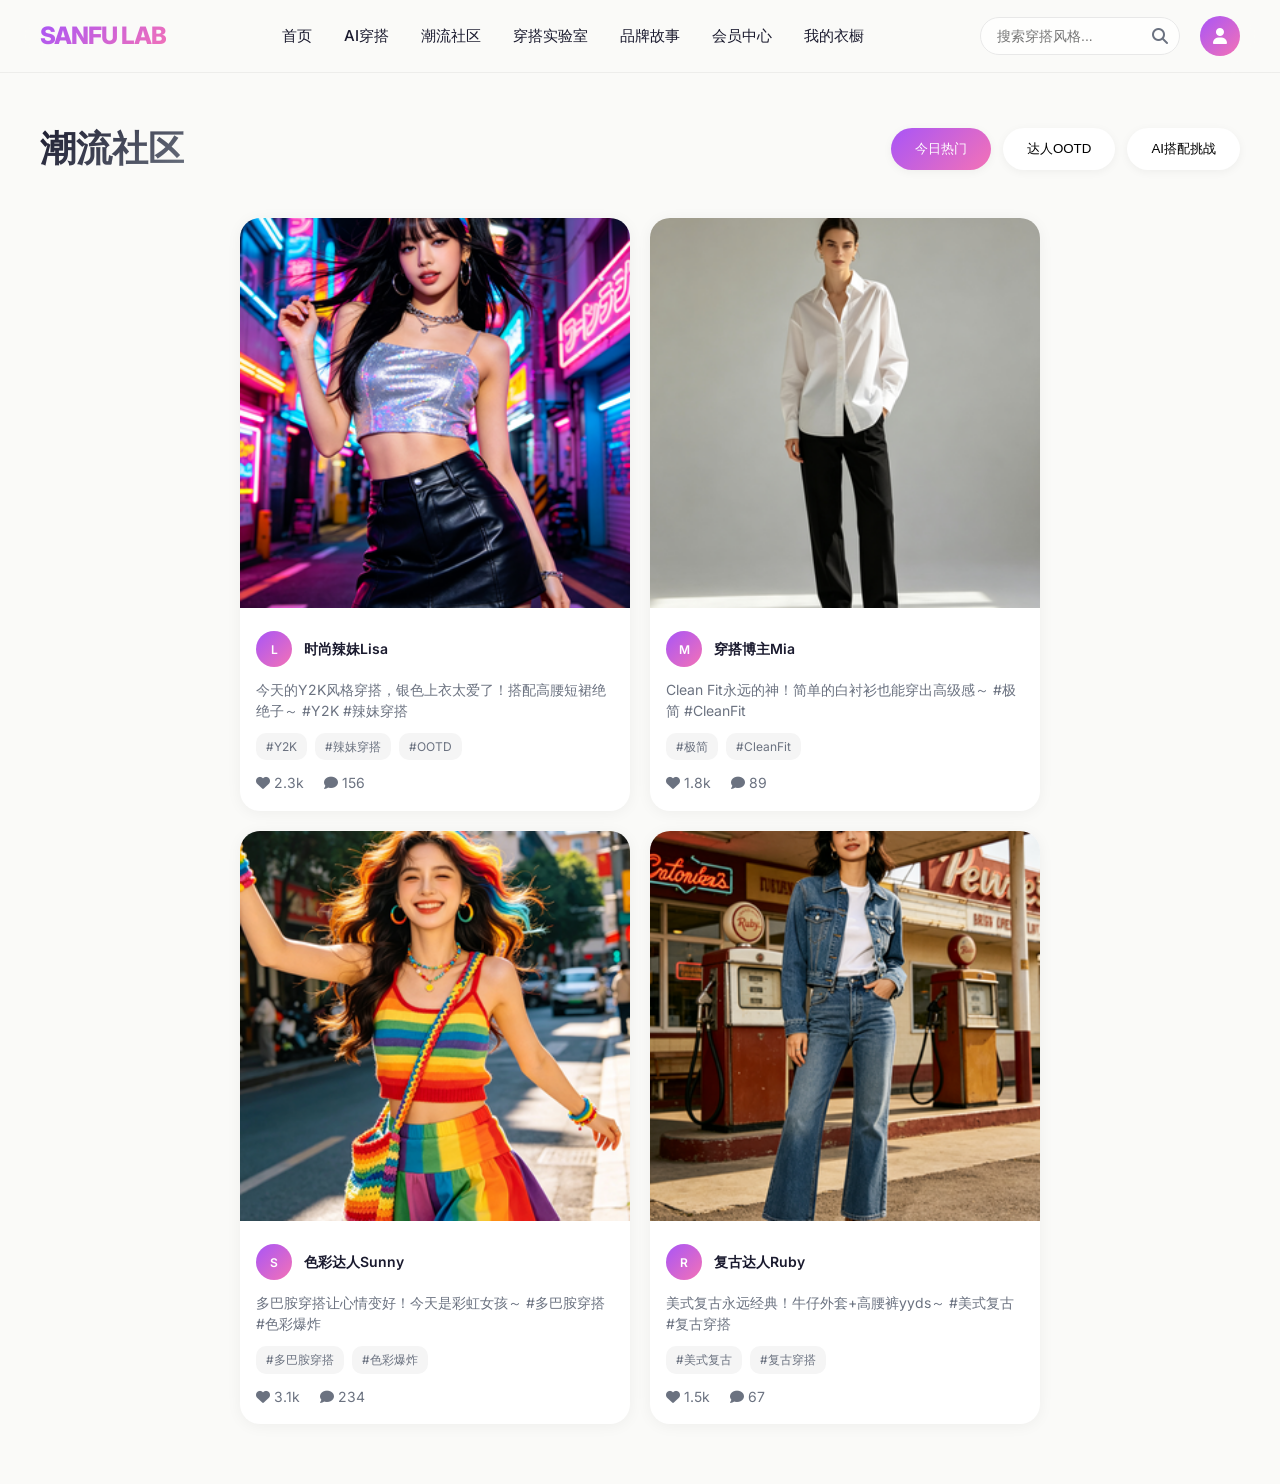
<file: html/community.html>
<!DOCTYPE html>
<html lang="zh-CN">
<head>
    <meta charset="UTF-8">
    <meta name="viewport" content="width=device-width, initial-scale=1.0">
    <title>SANFU LAB - 潮流社区</title>
    <link rel="stylesheet" href="../css/main.css">
    <link href="https://cdnjs.cloudflare.com/ajax/libs/font-awesome/6.4.0/css/all.min.css" rel="stylesheet">
</head>
<body>
    <nav class="navbar" id="navbar">
        <div class="nav-container">
            <div class="logo">SANFU LAB</div>
            <ul class="nav-links">
                <li><a href="index.html">首页</a></li>
                <li><a href="ai-outfit.html">AI穿搭</a></li>
                <li><a href="community.html">潮流社区</a></li>
                <li><a href="lab.html">穿搭实验室</a></li>
                <li><a href="stores.html">品牌故事</a></li>
                <li><a href="member.html">会员中心</a></li>
                <li><a href="closet.html">我的衣橱</a></li>
            </ul>
            <div class="nav-right">
                <div class="search-box">
                    <input type="text" class="search-input" placeholder="搜索穿搭风格..." id="searchInput">
                    <i class="fas fa-search search-icon"></i>
                </div>
                <div class="user-avatar" onclick="location.href='login.html'">
                    <i class="fas fa-user"></i>
                </div>
            </div>
        </div>
    </nav>

    <section class="community">
        <div class="community-container">
            <div class="community-header">
                <h1 class="community-title">潮流社区</h1>
                <div class="community-tabs">
                    <button class="tab-item active" data-category="hot">今日热门</button>
                    <button class="tab-item" data-category="ootd">达人OOTD</button>
                    <button class="tab-item" data-category="ai">AI搭配挑战</button>
                </div>
            </div>

            <div class="community-feed">
                <div class="post-card hot" >
                    <img src="../images/community/hot1.png" alt="帖子图片" class="post-image">
                    <div class="post-content">
                        <div class="post-header">
                            <div class="post-avatar">L</div>
                            <span class="post-author">时尚辣妹Lisa</span>
                        </div>
                        <p class="post-caption">今天的Y2K风格穿搭，银色上衣太爱了！搭配高腰短裙绝绝子～ #Y2K #辣妹穿搭</p>
                        <div class="post-tags">
                            <span class="post-tag">#Y2K</span>
                            <span class="post-tag">#辣妹穿搭</span>
                            <span class="post-tag">#OOTD</span>
                        </div>
                        <div class="post-stats">
                            <span><i class="fas fa-heart"></i> 2.3k</span>
                            <span><i class="fas fa-comment"></i> 156</span>
                        </div>
                    </div>
                </div>

                <div class="post-card hot" >
                    <img src="../images/community/hot2.png" alt="帖子图片" class="post-image">
                    <div class="post-content">
                        <div class="post-header">
                            <div class="post-avatar">M</div>
                            <span class="post-author">穿搭博主Mia</span>
                        </div>
                        <p class="post-caption">Clean Fit永远的神！简单的白衬衫也能穿出高级感～ #极简 #CleanFit</p>
                        <div class="post-tags">
                            <span class="post-tag">#极简</span>
                            <span class="post-tag">#CleanFit</span>
                        </div>
                        <div class="post-stats">
                            <span><i class="fas fa-heart"></i> 1.8k</span>
                            <span><i class="fas fa-comment"></i> 89</span>
                        </div>
                    </div>
                </div>

                <div class="post-card hot" >
                    <img src="../images/community/hot3.png" alt="帖子图片" class="post-image">
                    <div class="post-content">
                        <div class="post-header">
                            <div class="post-avatar">S</div>
                            <span class="post-author">色彩达人Sunny</span>
                        </div>
                        <p class="post-caption">多巴胺穿搭让心情变好！今天是彩虹女孩～ #多巴胺穿搭 #色彩爆炸</p>
                        <div class="post-tags">
                            <span class="post-tag">#多巴胺穿搭</span>
                            <span class="post-tag">#色彩爆炸</span>
                        </div>
                        <div class="post-stats">
                            <span><i class="fas fa-heart"></i> 3.1k</span>
                            <span><i class="fas fa-comment"></i> 234</span>
                        </div>
                    </div>
                </div>

                <div class="post-card hot" >
                    <img src="../images/community/hot4.png" alt="帖子图片" class="post-image">
                    <div class="post-content">
                        <div class="post-header">
                            <div class="post-avatar">R</div>
                            <span class="post-author">复古达人Ruby</span>
                        </div>
                        <p class="post-caption">美式复古永远经典！牛仔外套+高腰裤yyds～ #美式复古 #复古穿搭</p>
                        <div class="post-tags">
                            <span class="post-tag">#美式复古</span>
                            <span class="post-tag">#复古穿搭</span>
                        </div>
                        <div class="post-stats">
                            <span><i class="fas fa-heart"></i> 1.5k</span>
                            <span><i class="fas fa-comment"></i> 67</span>
                        </div>
                    </div>
                </div>

                <div class="post-card ootd" >
                    <img src="../images/community/oodt1.png" alt="帖子图片" class="post-image">
                    <div class="post-content">
                        <div class="post-header">
                            <div class="post-avatar">J</div>
                            <span class="post-author">运动男孩Jack</span>
                        </div>
                        <p class="post-caption">运动机能风穿搭，舒适又帅气！适合周末运动～ #运动风 #机能风</p>
                        <div class="post-tags">
                            <span class="post-tag">#运动风</span>
                            <span class="post-tag">#机能风</span>
                        </div>
                        <div class="post-stats">
                            <span><i class="fas fa-heart"></i> 987</span>
                            <span><i class="fas fa-comment"></i> 45</span>
                        </div>
                    </div>
                </div>

                <div class="post-card ootd" >
                    <img src="../images/community/ootd2.png" alt="帖子图片" class="post-image">
                    <div class="post-content">
                        <div class="post-header">
                            <div class="post-avatar">A</div>
                            <span class="post-author">温暖少女Amy</span>
                        </div>
                        <p class="post-caption">秋天就是要穿暖暖的毛衣！燕麦色太温柔了～ #秋日穿搭 #温柔风</p>
                        <div class="post-tags">
                            <span class="post-tag">#秋日穿搭</span>
                            <span class="post-tag">#温柔风</span>
                        </div>
                        <div class="post-stats">
                            <span><i class="fas fa-heart"></i> 2.7k</span>
                            <span><i class="fas fa-comment"></i> 178</span>
                        </div>
                    </div>
                </div>

                <div class="post-card ootd" >
                    <img src="../images/community/ootd3.png" alt="帖子图片" class="post-image">
                    <div class="post-content">
                        <div class="post-header">
                            <div class="post-avatar">D</div>
                            <span class="post-author">暗黑少女Diana</span>
                        </div>
                        <p class="post-caption">今天是暗黑系女孩！皮衣+链条太酷了～ #暗黑风 #朋克穿搭</p>
                        <div class="post-tags">
                            <span class="post-tag">#暗黑风</span>
                            <span class="post-tag">#朋克穿搭</span>
                        </div>
                        <div class="post-stats">
                            <span><i class="fas fa-heart"></i> 1.2k</span>
                            <span><i class="fas fa-comment"></i> 92</span>
                        </div>
                    </div>
                </div>

                <div class="post-card ootd" >
                    <img src="../images/community/ootd4.png" alt="帖子图片" class="post-image">
                    <div class="post-content">
                        <div class="post-header">
                            <div class="post-avatar">E</div>
                            <span class="post-author">学院风Emily</span>
                        </div>
                        <p class="post-caption">学院风穿搭永远不会过时！西装+百褶裙太减龄了～ #学院风 #JK</p>
                        <div class="post-tags">
                            <span class="post-tag">#学院风</span>
                            <span class="post-tag">#JK</span>
                        </div>
                        <div class="post-stats">
                            <span><i class="fas fa-heart"></i> 2.1k</span>
                            <span><i class="fas fa-comment"></i> 134</span>
                        </div>
                    </div>
                </div>

                <div class="post-card ai" >
                    <img src="../images/community/ai1.png" alt="帖子图片" class="post-image">
                    <div class="post-content">
                        <div class="post-header">
                            <div class="post-avatar">B</div>
                            <span class="post-author">波西米亚Bella</span>
                        </div>
                        <p class="post-caption">AI生成｜波西米亚风好适合度假！印花长裙太浪漫了～ #波西米亚 #度假风</p>
                        <div class="post-tags">
                            <span class="post-tag">#波西米亚</span>
                            <span class="post-tag">#度假风</span>
                        </div>
                        <div class="post-stats">
                            <span><i class="fas fa-heart"></i> 1.6k</span>
                            <span><i class="fas fa-comment"></i> 78</span>
                        </div>
                    </div>
                </div>

                <div class="post-card ai" >
                    <img src="../images/community/ai2.png" alt="帖子图片" class="post-image">
                    <div class="post-content">
                        <div class="post-header">
                            <div class="post-avatar">C</div>
                            <span class="post-author">职场达人Cindy</span>
                        </div>
                        <p class="post-caption">AI搭配｜职场穿搭也要时髦！西装套装干练又优雅～ #职场穿搭 #通勤风</p>
                        <div class="post-tags">
                            <span class="post-tag">#职场穿搭</span>
                            <span class="post-tag">#通勤风</span>
                        </div>
                        <div class="post-stats">
                            <span><i class="fas fa-heart"></i> 1.4k</span>
                            <span><i class="fas fa-comment"></i> 65</span>
                        </div>
                    </div>
                </div>

                <div class="post-card ai" >
                    <img src="../images/community/ai3.png" alt="帖子图片" class="post-image">
                    <div class="post-content">
                        <div class="post-header">
                            <div class="post-avatar">H</div>
                            <span class="post-author">嘻哈男孩HipHop</span>
                        </div>
                        <p class="post-caption">AI推荐｜HipHop风格走起！oversize穿搭太有范儿了～ #嘻哈风 #街头穿搭</p>
                        <div class="post-tags">
                            <span class="post-tag">#嘻哈风</span>
                            <span class="post-tag">#街头穿搭</span>
                        </div>
                        <div class="post-stats">
                            <span><i class="fas fa-heart"></i> 2.5k</span>
                            <span><i class="fas fa-comment"></i> 189</span>
                        </div>
                    </div>
                </div>

                <div class="post-card ai" >
                    <img src="../images/community/ai4.png" alt="帖子图片" class="post-image">
                    <div class="post-content">
                        <div class="post-header">
                            <div class="post-avatar">P</div>
                            <span class="post-author">软萌少女Pink</span>
                        </div>
                        <p class="post-caption">AI生成｜今天是soft girl！粉色系穿搭太甜了～ #软妹风 #粉色系</p>
                        <div class="post-tags">
                            <span class="post-tag">#软妹风</span>
                            <span class="post-tag">#粉色系</span>
                        </div>
                        <div class="post-stats">
                            <span><i class="fas fa-heart"></i> 3.2k</span>
                            <span><i class="fas fa-comment"></i> 267</span>
                        </div>
                    </div>
                </div>
            </div>
        </div>
    </section>

    

    <script>
        const navbar = document.getElementById('navbar');
        const searchInput = document.getElementById('searchInput');

        window.addEventListener('scroll', () => {
            if (window.scrollY > 50) {
                navbar.classList.add('scrolled');
            } else {
                navbar.classList.remove('scrolled');
            }
        });

        searchInput.addEventListener('focus', () => {
            location.href = 'search.html';
        });

        function filterPosts(category) {
            document.querySelectorAll('.post-card').forEach(card => {
                card.style.display = card.classList.contains(category) ? 'block' : 'none';
            });
        }
        
        filterPosts('hot');
        
        document.querySelectorAll('.tab-item').forEach(tab => {
            tab.addEventListener('click', function() {
                document.querySelectorAll('.tab-item').forEach(t => t.classList.remove('active'));
                this.classList.add('active');
                
                const category = this.dataset.category;
                filterPosts(category);
            });
        });
    </script>
</body>
</html>
</file>
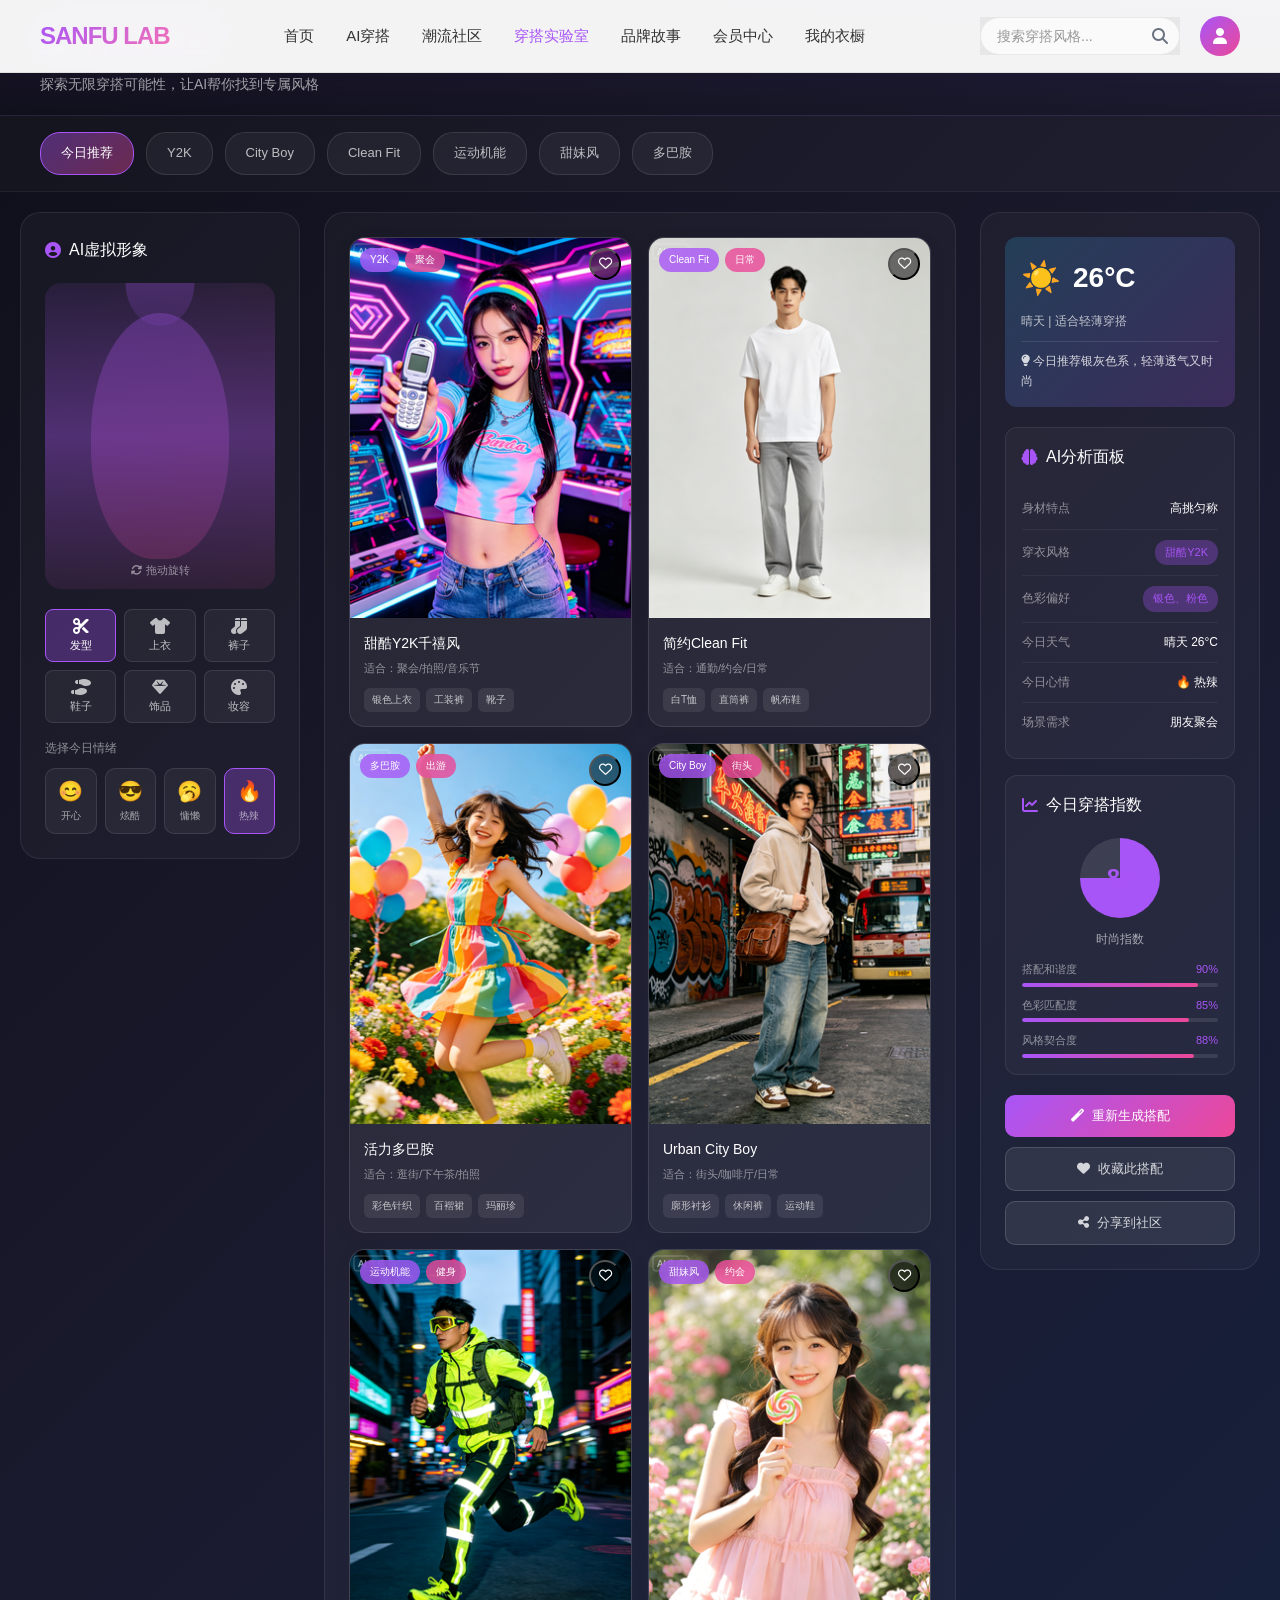
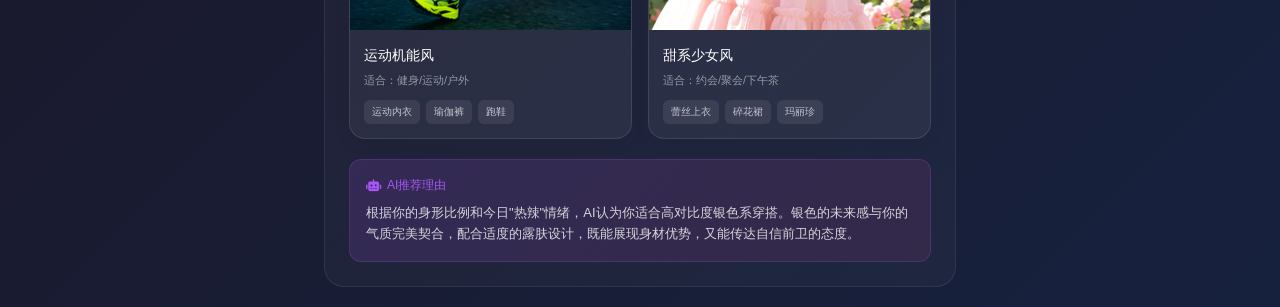
<file: html/lab.html>
<!DOCTYPE html>
<html lang="zh-CN">
<head>
    <meta charset="UTF-8">
    <meta name="viewport" content="width=device-width, initial-scale=1.0">
    <title>SANFU LAB - 穿搭实验室</title>
    <link rel="stylesheet" href="../css/main.css">
    <link href="https://cdnjs.cloudflare.com/ajax/libs/font-awesome/6.4.0/css/all.min.css" rel="stylesheet">
    <style>
        * {
            margin: 0;
            padding: 0;
            box-sizing: border-box;
        }
        
        body {
            font-family: 'PingFang SC', 'Microsoft YaHei', sans-serif;
            background: linear-gradient(135deg, #0f0f1a 0%, #1a1a2e 50%, #16213e 100%);
            min-height: 100vh;
            color: #fff;
        }
        
        .navbar {
            background: rgba(255, 255, 255, 0.95);
            backdrop-filter: blur(20px);
            border-bottom: 1px solid rgba(0, 0, 0, 0.08);
        }
        .navbar .logo {
            color: #a855f7;
            font-weight: 700;
        }
        .navbar .nav-links a {
            color: #333;
        }
        .navbar .nav-links a:hover,
        .navbar .nav-links a.active {
            color: #a855f7;
        }
        .navbar .search-box {
            background: rgba(0, 0, 0, 0.05);
        }
        .navbar .search-input {
            color: #333;
        }
        .navbar .search-input::placeholder {
            color: rgba(0, 0, 0, 0.4);
        }
        .navbar .user-avatar {
            background: linear-gradient(135deg, #a855f7, #ec4899);
        }
        
        .lab-header {
            padding: 20px 40px;
            background: linear-gradient(180deg, rgba(168, 85, 247, 0.1) 0%, transparent 100%);
            border-bottom: 1px solid rgba(255, 255, 255, 0.05);
        }
        
        .lab-title {
            font-size: 28px;
            font-weight: 600;
            background: linear-gradient(135deg, #a855f7, #ec4899);
            -webkit-background-clip: text;
            -webkit-text-fill-color: transparent;
            background-clip: text;
            margin-bottom: 8px;
        }
        
        .lab-subtitle {
            color: rgba(255, 255, 255, 0.6);
            font-size: 14px;
        }
        
        .style-tabs {
            display: flex;
            gap: 12px;
            padding: 16px 40px;
            background: rgba(255, 255, 255, 0.02);
            border-bottom: 1px solid rgba(255, 255, 255, 0.05);
            overflow-x: auto;
        }
        
        .style-tab {
            padding: 10px 20px;
            background: rgba(255, 255, 255, 0.05);
            border: 1px solid rgba(255, 255, 255, 0.1);
            border-radius: 20px;
            color: rgba(255, 255, 255, 0.7);
            font-size: 13px;
            cursor: pointer;
            transition: all 0.3s ease;
            white-space: nowrap;
        }
        
        .style-tab:hover {
            background: rgba(168, 85, 247, 0.2);
            border-color: rgba(168, 85, 247, 0.5);
        }
        
        .style-tab.active {
            background: linear-gradient(135deg, rgba(168, 85, 247, 0.4), rgba(236, 72, 153, 0.4));
            border-color: #a855f7;
            color: #fff;
        }
        
        .lab-main {
            display: grid;
            grid-template-columns: 320px 1fr 300px;
            gap: 24px;
            padding: 24px 40px;
            min-height: calc(100vh - 200px);
        }
        
        .avatar-panel {
            background: rgba(255, 255, 255, 0.03);
            border: 1px solid rgba(255, 255, 255, 0.08);
            border-radius: 20px;
            padding: 24px;
            height: fit-content;
        }
        
        .panel-title {
            font-size: 16px;
            font-weight: 500;
            margin-bottom: 20px;
            display: flex;
            align-items: center;
            gap: 8px;
            color: #fff;
        }
        
        .panel-title i {
            color: #a855f7;
        }
        
        .avatar-display {
            position: relative;
            width: 100%;
            aspect-ratio: 3/4;
            background: linear-gradient(135deg, rgba(168, 85, 247, 0.1), rgba(236, 72, 153, 0.1));
            border-radius: 16px;
            overflow: hidden;
            margin-bottom: 20px;
        }
        
        .avatar-figure {
            position: absolute;
            inset: 0;
            display: flex;
            align-items: center;
            justify-content: center;
        }
        
        .avatar-silhouette {
            width: 60%;
            height: 80%;
            background: linear-gradient(180deg, rgba(168, 85, 247, 0.3), rgba(236, 72, 153, 0.2));
            border-radius: 50% 50% 45% 45%;
            position: relative;
        }
        
        .avatar-silhouette::before {
            content: '';
            position: absolute;
            top: -30%;
            left: 50%;
            transform: translateX(-50%);
            width: 50%;
            height: 35%;
            background: linear-gradient(180deg, rgba(168, 85, 247, 0.4), rgba(168, 85, 247, 0.1));
            border-radius: 50%;
        }
        
        .scan-effect {
            position: absolute;
            inset: 0;
            background: linear-gradient(180deg, transparent 0%, rgba(168, 85, 247, 0.3) 50%, transparent 100%);
            animation: scan 2s ease-in-out infinite;
        }
        
        @keyframes scan {
            0%, 100% { transform: translateY(-100%); }
            50% { transform: translateY(100%); }
        }
        
        .rotate-hint {
            position: absolute;
            bottom: 10px;
            left: 50%;
            transform: translateX(-50%);
            font-size: 11px;
            color: rgba(255, 255, 255, 0.5);
            display: flex;
            align-items: center;
            gap: 4px;
        }
        
        .avatar-controls {
            display: grid;
            grid-template-columns: repeat(3, 1fr);
            gap: 8px;
            margin-bottom: 16px;
        }
        
        .avatar-btn {
            padding: 8px;
            background: rgba(255, 255, 255, 0.05);
            border: 1px solid rgba(255, 255, 255, 0.1);
            border-radius: 8px;
            color: rgba(255, 255, 255, 0.7);
            font-size: 11px;
            cursor: pointer;
            transition: all 0.3s ease;
            text-align: center;
        }
        
        .avatar-btn:hover, .avatar-btn.active {
            background: rgba(168, 85, 247, 0.3);
            border-color: #a855f7;
            color: #fff;
        }
        
        .avatar-btn i {
            display: block;
            font-size: 16px;
            margin-bottom: 4px;
        }
        
        .emotion-selector {
            margin-top: 16px;
        }
        
        .emotion-label {
            font-size: 12px;
            color: rgba(255, 255, 255, 0.5);
            margin-bottom: 10px;
        }
        
        .emotion-grid {
            display: grid;
            grid-template-columns: repeat(4, 1fr);
            gap: 8px;
        }
        
        .emotion-btn {
            padding: 10px 6px;
            background: rgba(255, 255, 255, 0.05);
            border: 1px solid rgba(255, 255, 255, 0.1);
            border-radius: 10px;
            cursor: pointer;
            transition: all 0.3s ease;
            text-align: center;
        }
        
        .emotion-btn:hover, .emotion-btn.active {
            background: rgba(168, 85, 247, 0.3);
            border-color: #a855f7;
        }
        
        .emotion-btn .emoji {
            font-size: 20px;
            display: block;
            margin-bottom: 4px;
        }
        
        .emotion-btn .label {
            font-size: 10px;
            color: rgba(255, 255, 255, 0.6);
        }
        
        .center-panel {
            background: rgba(255, 255, 255, 0.03);
            border: 1px solid rgba(255, 255, 255, 0.08);
            border-radius: 20px;
            padding: 24px;
            overflow: hidden;
        }
        
        .outfit-grid {
            display: grid;
            grid-template-columns: repeat(3, 1fr);
            gap: 16px;
        }
        
        .outfit-card {
            background: rgba(255, 255, 255, 0.05);
            border: 1px solid rgba(255, 255, 255, 0.1);
            border-radius: 16px;
            overflow: hidden;
            cursor: pointer;
            transition: all 0.3s ease;
        }
        
        .outfit-card:hover {
            transform: translateY(-4px);
            border-color: rgba(168, 85, 247, 0.5);
            box-shadow: 0 10px 30px rgba(168, 85, 247, 0.2);
        }
        
        .outfit-image {
            aspect-ratio: 3/4;
            background: linear-gradient(135deg, rgba(168, 85, 247, 0.2), rgba(236, 72, 153, 0.2));
            position: relative;
            overflow: hidden;
        }
        
        .outfit-image img {
            width: 100%;
            height: 100%;
            object-fit: cover;
        }
        
        .outfit-tags {
            position: absolute;
            top: 10px;
            left: 10px;
            display: flex;
            gap: 6px;
        }
        
        .outfit-tag {
            padding: 4px 10px;
            background: rgba(0, 0, 0, 0.6);
            backdrop-filter: blur(10px);
            border-radius: 12px;
            font-size: 10px;
            color: #fff;
        }
        
        .outfit-tag.style {
            background: rgba(168, 85, 247, 0.8);
        }
        
        .outfit-tag.scene {
            background: rgba(236, 72, 153, 0.8);
        }
        
        .outfit-favorite {
            position: absolute;
            top: 10px;
            right: 10px;
            width: 32px;
            height: 32px;
            background: rgba(0, 0, 0, 0.5);
            backdrop-filter: blur(10px);
            border-radius: 50%;
            display: flex;
            align-items: center;
            justify-content: center;
            color: #fff;
            cursor: pointer;
            transition: all 0.3s ease;
        }
        
        .outfit-favorite:hover {
            background: rgba(239, 68, 68, 0.8);
        }
        
        .outfit-favorite.active {
            background: rgba(239, 68, 68, 0.8);
        }
        
        .outfit-favorite.active i {
            color: #fff;
        }
        
        .outfit-info {
            padding: 14px;
        }
        
        .outfit-title {
            font-size: 14px;
            font-weight: 500;
            margin-bottom: 6px;
            color: #fff;
        }
        
        .outfit-desc {
            font-size: 11px;
            color: rgba(255, 255, 255, 0.5);
            margin-bottom: 10px;
        }
        
        .outfit-items {
            display: flex;
            gap: 6px;
            flex-wrap: wrap;
        }
        
        .outfit-item {
            padding: 4px 8px;
            background: rgba(255, 255, 255, 0.08);
            border-radius: 6px;
            font-size: 10px;
            color: rgba(255, 255, 255, 0.7);
        }
        
        .ai-reason {
            margin-top: 20px;
            padding: 16px;
            background: linear-gradient(135deg, rgba(168, 85, 247, 0.15), rgba(236, 72, 153, 0.1));
            border: 1px solid rgba(168, 85, 247, 0.2);
            border-radius: 12px;
        }
        
        .ai-reason-title {
            font-size: 12px;
            color: #a855f7;
            margin-bottom: 8px;
            display: flex;
            align-items: center;
            gap: 6px;
        }
        
        .ai-reason-text {
            font-size: 13px;
            color: rgba(255, 255, 255, 0.8);
            line-height: 1.6;
        }
        
        .right-panel {
            background: rgba(255, 255, 255, 0.03);
            border: 1px solid rgba(255, 255, 255, 0.08);
            border-radius: 20px;
            padding: 24px;
            height: fit-content;
        }
        
        .weather-card {
            background: linear-gradient(135deg, rgba(56, 189, 248, 0.2), rgba(168, 85, 247, 0.2));
            border-radius: 12px;
            padding: 16px;
            margin-bottom: 20px;
        }
        
        .weather-main {
            display: flex;
            align-items: center;
            gap: 12px;
            margin-bottom: 8px;
        }
        
        .weather-icon {
            font-size: 32px;
        }
        
        .weather-temp {
            font-size: 28px;
            font-weight: 600;
        }
        
        .weather-desc {
            font-size: 12px;
            color: rgba(255, 255, 255, 0.7);
        }
        
        .weather-suggestion {
            font-size: 12px;
            color: rgba(255, 255, 255, 0.8);
            padding-top: 10px;
            border-top: 1px solid rgba(255, 255, 255, 0.1);
            margin-top: 10px;
        }
        
        .analysis-card {
            background: rgba(255, 255, 255, 0.03);
            border: 1px solid rgba(255, 255, 255, 0.08);
            border-radius: 12px;
            padding: 16px;
            margin-bottom: 16px;
        }
        
        .analysis-item {
            display: flex;
            justify-content: space-between;
            align-items: center;
            padding: 10px 0;
            border-bottom: 1px solid rgba(255, 255, 255, 0.05);
        }
        
        .analysis-item:last-child {
            border-bottom: none;
        }
        
        .analysis-label {
            font-size: 12px;
            color: rgba(255, 255, 255, 0.5);
        }
        
        .analysis-value {
            font-size: 12px;
            color: #fff;
            font-weight: 500;
        }
        
        .style-tag-value {
            padding: 4px 10px;
            background: rgba(168, 85, 247, 0.3);
            border-radius: 12px;
            font-size: 11px;
            color: #a855f7;
        }
        
        .index-card {
            background: rgba(255, 255, 255, 0.03);
            border: 1px solid rgba(255, 255, 255, 0.08);
            border-radius: 12px;
            padding: 16px;
            text-align: center;
        }
        
        .index-circle {
            width: 80px;
            height: 80px;
            border-radius: 50%;
            background: conic-gradient(#a855f7 0deg 270deg, rgba(255, 255, 255, 0.1) 270deg 360deg);
            display: flex;
            align-items: center;
            justify-content: center;
            margin: 0 auto 12px;
        }
        
        .index-value {
            font-size: 24px;
            font-weight: bold;
            color: #a855f7;
        }
        
        .index-label {
            font-size: 12px;
            color: rgba(255, 255, 255, 0.6);
            margin-bottom: 12px;
        }
        
        .progress-item {
            margin-bottom: 10px;
        }
        
        .progress-item:last-child {
            margin-bottom: 0;
        }
        
        .progress-header {
            display: flex;
            justify-content: space-between;
            margin-bottom: 4px;
        }
        
        .progress-label {
            font-size: 11px;
            color: rgba(255, 255, 255, 0.5);
        }
        
        .progress-percent {
            font-size: 11px;
            color: #a855f7;
        }
        
        .progress-bar {
            height: 4px;
            background: rgba(255, 255, 255, 0.1);
            border-radius: 2px;
            overflow: hidden;
        }
        
        .progress-fill {
            height: 100%;
            background: linear-gradient(90deg, #a855f7, #ec4899);
            border-radius: 2px;
            transition: width 0.5s ease;
        }
        
        .action-buttons {
            display: flex;
            flex-direction: column;
            gap: 10px;
            margin-top: 20px;
        }
        
        .action-btn {
            padding: 12px 20px;
            border-radius: 10px;
            font-size: 13px;
            font-weight: 500;
            cursor: pointer;
            transition: all 0.3s ease;
            display: flex;
            align-items: center;
            justify-content: center;
            gap: 8px;
            border: none;
        }
        
        .action-btn.primary {
            background: linear-gradient(135deg, #a855f7, #ec4899);
            color: #fff;
        }
        
        .action-btn.primary:hover {
            box-shadow: 0 4px 20px rgba(168, 85, 247, 0.4);
        }
        
        .action-btn.secondary {
            background: rgba(255, 255, 255, 0.08);
            border: 1px solid rgba(255, 255, 255, 0.15);
            color: rgba(255, 255, 255, 0.8);
        }
        
        .action-btn.secondary:hover {
            background: rgba(255, 255, 255, 0.12);
        }
        
        .footer {
            display: none;
        }
        
        @media (max-width: 1400px) {
            .lab-main {
                grid-template-columns: 280px 1fr 280px;
                padding: 20px;
            }
            .outfit-grid {
                grid-template-columns: repeat(2, 1fr);
            }
        }
        
        @media (max-width: 1100px) {
            .lab-main {
                grid-template-columns: 1fr;
            }
            .outfit-grid {
                grid-template-columns: repeat(3, 1fr);
            }
        }
    </style>
</head>
<body>
    <nav class="navbar" id="navbar">
        <div class="nav-container">
            <div class="logo">SANFU LAB</div>
            <ul class="nav-links">
                <li><a href="index.html">首页</a></li>
                <li><a href="ai-outfit.html">AI穿搭</a></li>
                <li><a href="community.html">潮流社区</a></li>
                <li><a href="lab.html" class="active">穿搭实验室</a></li>
                <li><a href="stores.html">品牌故事</a></li>
                <li><a href="member.html">会员中心</a></li>
                <li><a href="closet.html">我的衣橱</a></li>
            </ul>
            <div class="nav-right">
                <div class="search-box">
                    <input type="text" class="search-input" placeholder="搜索穿搭风格..." id="searchInput">
                    <i class="fas fa-search search-icon"></i>
                </div>
                <div class="user-avatar" onclick="location.href='login.html'">
                    <i class="fas fa-user"></i>
                </div>
            </div>
        </div>
    </nav>

    <header class="lab-header">
        <h1 class="lab-title"><i class="fas fa-flask"></i> 穿搭实验室</h1>
        <p class="lab-subtitle">探索无限穿搭可能性，让AI帮你找到专属风格</p>
    </header>

    <div class="style-tabs">
        <div class="style-tab active" data-style="today">今日推荐</div>
        <div class="style-tab" data-style="y2k">Y2K</div>
        <div class="style-tab" data-style="cityboy">City Boy</div>
        <div class="style-tab" data-style="cleanfit">Clean Fit</div>
        <div class="style-tab" data-style="sporty">运动机能</div>
        <div class="style-tab" data-style="sweet">甜妹风</div>
        <div class="style-tab" data-style="dopamine">多巴胺</div>
    </div>

    <main class="lab-main">
        <aside class="avatar-panel">
            <h3 class="panel-title"><i class="fas fa-user-circle"></i> AI虚拟形象</h3>
            
            <div class="avatar-display">
                <div class="avatar-figure">
                    <div class="avatar-silhouette"></div>
                </div>
                <div class="scan-effect"></div>
                <div class="rotate-hint">
                    <i class="fas fa-sync-alt"></i> 拖动旋转
                </div>
            </div>
            
            <div class="avatar-controls">
                <button class="avatar-btn active"><i class="fas fa-cut"></i>发型</button>
                <button class="avatar-btn"><i class="fas fa-tshirt"></i>上衣</button>
                <button class="avatar-btn"><i class="fas fa-socks"></i>裤子</button>
                <button class="avatar-btn"><i class="fas fa-shoe-prints"></i>鞋子</button>
                <button class="avatar-btn"><i class="fas fa-gem"></i>饰品</button>
                <button class="avatar-btn"><i class="fas fa-palette"></i>妆容</button>
            </div>
            
            <div class="emotion-selector">
                <div class="emotion-label">选择今日情绪</div>
                <div class="emotion-grid">
                    <button class="emotion-btn" data-emotion="happy">
                        <span class="emoji">😊</span>
                        <span class="label">开心</span>
                    </button>
                    <button class="emotion-btn" data-emotion="cool">
                        <span class="emoji">😎</span>
                        <span class="label">炫酷</span>
                    </button>
                    <button class="emotion-btn" data-emotion="lazy">
                        <span class="emoji">🥱</span>
                        <span class="label">慵懒</span>
                    </button>
                    <button class="emotion-btn active" data-emotion="hot">
                        <span class="emoji">🔥</span>
                        <span class="label">热辣</span>
                    </button>
                </div>
            </div>
        </aside>

        <section class="center-panel">
            <div class="outfit-grid">
                <div class="outfit-card" >
                    <div class="outfit-image">
                        <img src="../images/lab/lab1.png" alt="Y2K穿搭">
                        <div class="outfit-tags">
                            <span class="outfit-tag style">Y2K</span>
                            <span class="outfit-tag scene">聚会</span>
                        </div>
                        <button class="outfit-favorite"><i class="far fa-heart"></i></button>
                    </div>
                    <div class="outfit-info">
                        <h4 class="outfit-title">甜酷Y2K千禧风</h4>
                        <p class="outfit-desc">适合：聚会/拍照/音乐节</p>
                        <div class="outfit-items">
                            <span class="outfit-item">银色上衣</span>
                            <span class="outfit-item">工装裤</span>
                            <span class="outfit-item">靴子</span>
                        </div>
                    </div>
                </div>
                
                <div class="outfit-card" >
                    <div class="outfit-image">
                        <img src="../images/lab/lab2.png" alt="Clean Fit穿搭">
                        <div class="outfit-tags">
                            <span class="outfit-tag style">Clean Fit</span>
                            <span class="outfit-tag scene">日常</span>
                        </div>
                        <button class="outfit-favorite"><i class="far fa-heart"></i></button>
                    </div>
                    <div class="outfit-info">
                        <h4 class="outfit-title">简约Clean Fit</h4>
                        <p class="outfit-desc">适合：通勤/约会/日常</p>
                        <div class="outfit-items">
                            <span class="outfit-item">白T恤</span>
                            <span class="outfit-item">直筒裤</span>
                            <span class="outfit-item">帆布鞋</span>
                        </div>
                    </div>
                </div>
                
                <div class="outfit-card" >
                    <div class="outfit-image">
                        <img src="../images/lab/lab3.png" alt="多巴胺穿搭">
                        <div class="outfit-tags">
                            <span class="outfit-tag style">多巴胺</span>
                            <span class="outfit-tag scene">出游</span>
                        </div>
                        <button class="outfit-favorite"><i class="far fa-heart"></i></button>
                    </div>
                    <div class="outfit-info">
                        <h4 class="outfit-title">活力多巴胺</h4>
                        <p class="outfit-desc">适合：逛街/下午茶/拍照</p>
                        <div class="outfit-items">
                            <span class="outfit-item">彩色针织</span>
                            <span class="outfit-item">百褶裙</span>
                            <span class="outfit-item">玛丽珍</span>
                        </div>
                    </div>
                </div>
                
                <div class="outfit-card" >
                    <div class="outfit-image">
                        <img src="../images/lab/lab4.png" alt="City Boy穿搭">
                        <div class="outfit-tags">
                            <span class="outfit-tag style">City Boy</span>
                            <span class="outfit-tag scene">街头</span>
                        </div>
                        <button class="outfit-favorite"><i class="far fa-heart"></i></button>
                    </div>
                    <div class="outfit-info">
                        <h4 class="outfit-title">Urban City Boy</h4>
                        <p class="outfit-desc">适合：街头/咖啡厅/日常</p>
                        <div class="outfit-items">
                            <span class="outfit-item">廓形衬衫</span>
                            <span class="outfit-item">休闲裤</span>
                            <span class="outfit-item">运动鞋</span>
                        </div>
                    </div>
                </div>
                
                <div class="outfit-card" >
                    <div class="outfit-image">
                        <img src="../images/lab/lab5.png" alt="运动机能穿搭">
                        <div class="outfit-tags">
                            <span class="outfit-tag style">运动机能</span>
                            <span class="outfit-tag scene">健身</span>
                        </div>
                        <button class="outfit-favorite"><i class="far fa-heart"></i></button>
                    </div>
                    <div class="outfit-info">
                        <h4 class="outfit-title">运动机能风</h4>
                        <p class="outfit-desc">适合：健身/运动/户外</p>
                        <div class="outfit-items">
                            <span class="outfit-item">运动内衣</span>
                            <span class="outfit-item">瑜伽裤</span>
                            <span class="outfit-item">跑鞋</span>
                        </div>
                    </div>
                </div>
                
                <div class="outfit-card" >
                    <div class="outfit-image">
                        <img src="../images/lab/lab6.png" alt="甜妹风穿搭">
                        <div class="outfit-tags">
                            <span class="outfit-tag style">甜妹风</span>
                            <span class="outfit-tag scene">约会</span>
                        </div>
                        <button class="outfit-favorite"><i class="far fa-heart"></i></button>
                    </div>
                    <div class="outfit-info">
                        <h4 class="outfit-title">甜系少女风</h4>
                        <p class="outfit-desc">适合：约会/聚会/下午茶</p>
                        <div class="outfit-items">
                            <span class="outfit-item">蕾丝上衣</span>
                            <span class="outfit-item">碎花裙</span>
                            <span class="outfit-item">玛丽珍</span>
                        </div>
                    </div>
                </div>
            </div>
            
            <div class="ai-reason">
                <div class="ai-reason-title"><i class="fas fa-robot"></i> AI推荐理由</div>
                <p class="ai-reason-text">根据你的身形比例和今日"热辣"情绪，AI认为你适合高对比度银色系穿搭。银色的未来感与你的气质完美契合，配合适度的露肤设计，既能展现身材优势，又能传达自信前卫的态度。</p>
            </div>
        </section>

        <aside class="right-panel">
            <div class="weather-card">
                <div class="weather-main">
                    <span class="weather-icon">☀️</span>
                    <span class="weather-temp">26°C</span>
                </div>
                <div class="weather-desc">晴天 | 适合轻薄穿搭</div>
                <div class="weather-suggestion">
                    <i class="fas fa-lightbulb"></i> 今日推荐银灰色系，轻薄透气又时尚
                </div>
            </div>
            
            <div class="analysis-card">
                <h4 class="panel-title"><i class="fas fa-brain"></i> AI分析面板</h4>
                <div class="analysis-item">
                    <span class="analysis-label">身材特点</span>
                    <span class="analysis-value">高挑匀称</span>
                </div>
                <div class="analysis-item">
                    <span class="analysis-label">穿衣风格</span>
                    <span class="style-tag-value">甜酷Y2K</span>
                </div>
                <div class="analysis-item">
                    <span class="analysis-label">色彩偏好</span>
                    <span class="style-tag-value">银色、粉色</span>
                </div>
                <div class="analysis-item">
                    <span class="analysis-label">今日天气</span>
                    <span class="analysis-value">晴天 26°C</span>
                </div>
                <div class="analysis-item">
                    <span class="analysis-label">今日心情</span>
                    <span class="analysis-value">🔥 热辣</span>
                </div>
                <div class="analysis-item">
                    <span class="analysis-label">场景需求</span>
                    <span class="analysis-value">朋友聚会</span>
                </div>
            </div>
            
            <div class="index-card">
                <h4 class="panel-title"><i class="fas fa-chart-line"></i> 今日穿搭指数</h4>
                <div class="index-circle">
                    <span class="index-value">86</span>
                </div>
                <div class="index-label">时尚指数</div>
                <div class="progress-section">
                    <div class="progress-item">
                        <div class="progress-header">
                            <span class="progress-label">搭配和谐度</span>
                            <span class="progress-percent">90%</span>
                        </div>
                        <div class="progress-bar">
                            <div class="progress-fill" style="width: 90%"></div>
                        </div>
                    </div>
                    <div class="progress-item">
                        <div class="progress-header">
                            <span class="progress-label">色彩匹配度</span>
                            <span class="progress-percent">85%</span>
                        </div>
                        <div class="progress-bar">
                            <div class="progress-fill" style="width: 85%"></div>
                        </div>
                    </div>
                    <div class="progress-item">
                        <div class="progress-header">
                            <span class="progress-label">风格契合度</span>
                            <span class="progress-percent">88%</span>
                        </div>
                        <div class="progress-bar">
                            <div class="progress-fill" style="width: 88%"></div>
                        </div>
                    </div>
                </div>
            </div>
            
            <div class="action-buttons">
                <button class="action-btn primary"><i class="fas fa-magic"></i> 重新生成搭配</button>
                <button class="action-btn secondary"><i class="fas fa-heart"></i> 收藏此搭配</button>
                <button class="action-btn secondary"><i class="fas fa-share-alt"></i> 分享到社区</button>
            </div>
        </aside>
    </main>

    <script>
        const navbar = document.getElementById('navbar');
        const searchInput = document.getElementById('searchInput');

        window.addEventListener('scroll', () => {
            if (window.scrollY > 50) {
                navbar.classList.add('scrolled');
            } else {
                navbar.classList.remove('scrolled');
            }
        });

        searchInput.addEventListener('focus', () => {
            searchInput.placeholder = '搜索风格、场景、品牌...';
        });

        searchInput.addEventListener('blur', () => {
            searchInput.placeholder = '搜索穿搭风格...';
        });

        document.querySelectorAll('.style-tab').forEach(tab => {
            tab.addEventListener('click', function() {
                document.querySelectorAll('.style-tab').forEach(t => t.classList.remove('active'));
                this.classList.add('active');
            });
        });

        document.querySelectorAll('.emotion-btn').forEach(btn => {
            btn.addEventListener('click', function() {
                document.querySelectorAll('.emotion-btn').forEach(b => b.classList.remove('active'));
                this.classList.add('active');
            });
        });

        document.querySelectorAll('.avatar-btn').forEach(btn => {
            btn.addEventListener('click', function() {
                document.querySelectorAll('.avatar-btn').forEach(b => b.classList.remove('active'));
                this.classList.add('active');
            });
        });

        document.querySelectorAll('.outfit-favorite').forEach(btn => {
            btn.addEventListener('click', function(e) {
                e.stopPropagation();
                this.classList.toggle('active');
                const icon = this.querySelector('i');
                if (this.classList.contains('active')) {
                    icon.className = 'fas fa-heart';
                } else {
                    icon.className = 'far fa-heart';
                }
            });
        });
    </script>
</body>
</html>
</file>
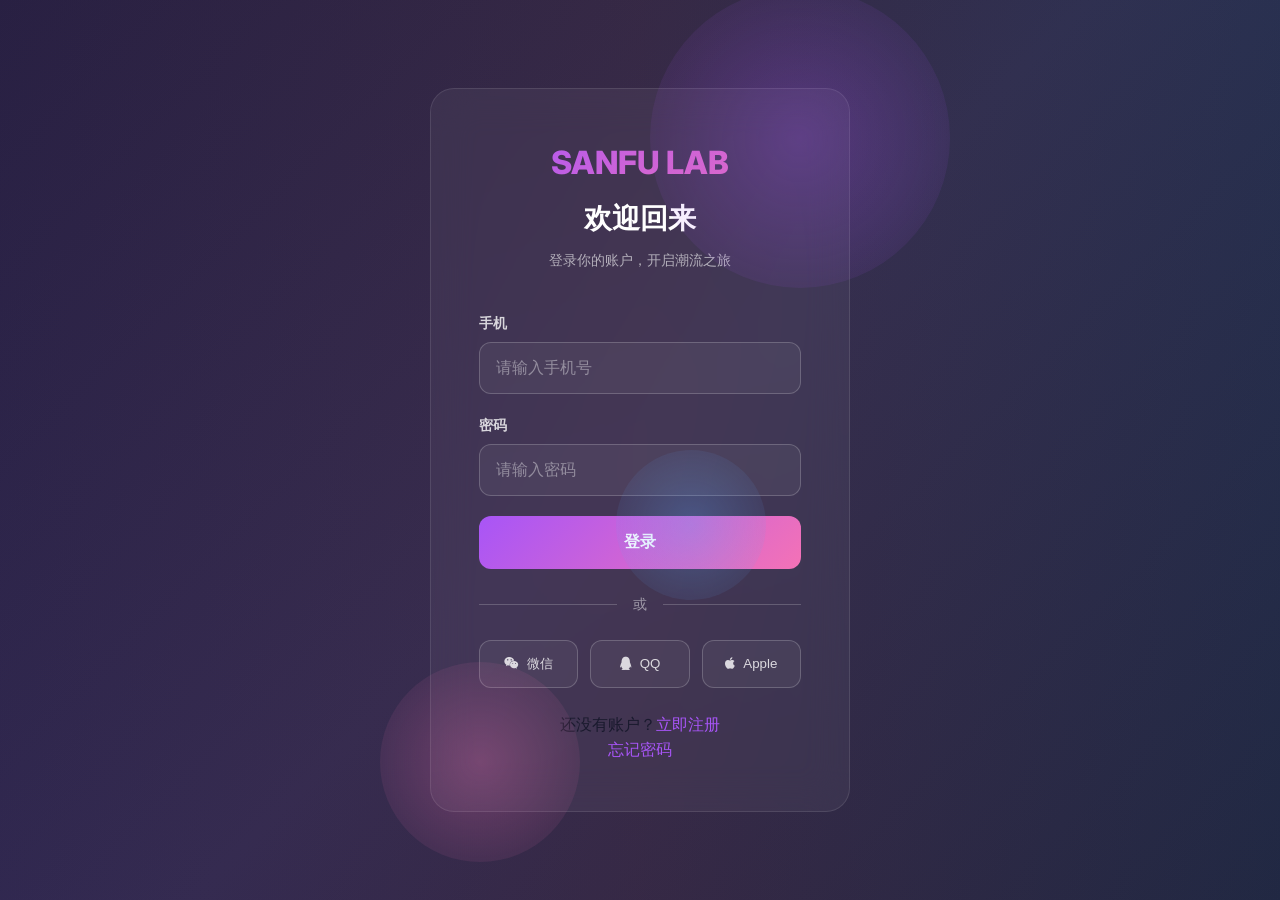
<file: html/login.html>
<!DOCTYPE html>
<html lang="zh-CN">
<head>
    <meta charset="UTF-8">
    <meta name="viewport" content="width=device-width, initial-scale=1.0">
    <title>SANFU LAB - 登录</title>
    <link rel="stylesheet" href="../css/main.css">
    <link href="https://cdnjs.cloudflare.com/ajax/libs/font-awesome/6.4.0/css/all.min.css" rel="stylesheet">
</head>
<body>
    <section class="login-page">
        <div class="login-container">
            <div class="login-card">
                <div class="login-header">
                    <div class="login-logo">SANFU LAB</div>
                    <h1 class="login-title">欢迎回来</h1>
                    <p class="login-subtitle">登录你的账户，开启潮流之旅</p>
                </div>

                <form class="login-form">
                    <div class="form-group">
                        <label class="form-label">手机</label>
                        <input type="tel" class="form-input" placeholder="请输入手机号">
                    </div>
                    <div class="form-group">
                        <label class="form-label">密码</label>
                        <input type="password" class="form-input" placeholder="请输入密码">
                    </div>
                    <button type="submit" class="login-btn">登录</button>
                </form>

                <div class="login-divider">
                    <div class="divider-line"></div>
                    <span class="divider-text">或</span>
                    <div class="divider-line"></div>
                </div>

                <div class="social-login">
                    <button class="social-btn">
                        <i class="fab fa-weixin"></i>
                        <span>微信</span>
                    </button>
                    <button class="social-btn">
                        <i class="fab fa-qq"></i>
                        <span>QQ</span>
                    </button>
                    <button class="social-btn">
                        <i class="fab fa-apple"></i>
                        <span>Apple</span>
                    </button>
                </div>

                <div class="login-footer">
                    <p>还没有账户？<a href="register.html">立即注册</a></p>
                    <p><a href="#">忘记密码</a></p>
                </div>
            </div>

            <div class="login-decor">
                <div class="decor-circle circle-1"></div>
                <div class="decor-circle circle-2"></div>
                <div class="decor-circle circle-3"></div>
            </div>
        </div>
    </section>

    <script>
        document.querySelector('.login-form').addEventListener('submit', function(e) {
            e.preventDefault();
            
            const welcomeModal = document.createElement('div');
            welcomeModal.className = 'welcome-modal';
            welcomeModal.innerHTML = `
                <div class="welcome-content">
                    <div class="welcome-icon">
                        <i class="fas fa-check"></i>
                    </div>
                    <h2>登录成功</h2>
                    <p>欢迎回到 SANFU LAB</p>
                    <div class="welcome-animation"></div>
                </div>
            `;
            document.body.appendChild(welcomeModal);

            setTimeout(() => {
                location.href = 'index.html';
            }, 2000);
        });

        const style = document.createElement('style');
        style.textContent = `
            .welcome-modal {
                position: fixed;
                top: 0;
                left: 0;
                right: 0;
                bottom: 0;
                background: rgba(0,0,0,0.8);
                display: flex;
                align-items: center;
                justify-content: center;
                z-index: 2000;
                animation: fadeIn 0.3s ease;
            }
            @keyframes fadeIn {
                from { opacity: 0; }
                to { opacity: 1; }
            }
            .welcome-content {
                text-align: center;
                animation: slideUp 0.5s ease;
            }
            @keyframes slideUp {
                from { transform: translateY(30px); opacity: 0; }
                to { transform: translateY(0); opacity: 1; }
            }
            .welcome-icon {
                width: 80px;
                height: 80px;
                border-radius: 50%;
                background: linear-gradient(135deg, #A855F7, #F472B6);
                display: flex;
                align-items: center;
                justify-content: center;
                margin: 0 auto 20px;
                color: white;
                font-size: 32px;
                animation: pop 0.5s ease;
            }
            @keyframes pop {
                0% { transform: scale(0); }
                50% { transform: scale(1.2); }
                100% { transform: scale(1); }
            }
            .welcome-content h2 {
                font-size: 28px;
                font-weight: 700;
                color: white;
                margin-bottom: 8px;
            }
            .welcome-content p {
                color: rgba(255,255,255,0.7);
                font-size: 16px;
            }
            .welcome-animation {
                width: 200px;
                height: 3px;
                background: linear-gradient(90deg, transparent, #A855F7, transparent);
                margin: 20px auto 0;
                animation: scan 1s ease-in-out infinite;
            }
            @keyframes scan {
                0% { transform: translateX(-100%); }
                100% { transform: translateX(100%); }
            }
            .login-decor {
                position: absolute;
                top: 0;
                left: 0;
                right: 0;
                bottom: 0;
                pointer-events: none;
            }
            .decor-circle {
                position: absolute;
                border-radius: 50%;
                opacity: 0.3;
            }
            .circle-1 {
                width: 300px;
                height: 300px;
                background: radial-gradient(circle, #A855F7, transparent);
                top: -100px;
                right: -100px;
                animation: float 6s ease-in-out infinite;
            }
            .circle-2 {
                width: 200px;
                height: 200px;
                background: radial-gradient(circle, #F472B6, transparent);
                bottom: -50px;
                left: -50px;
                animation: float 8s ease-in-out infinite reverse;
            }
            .circle-3 {
                width: 150px;
                height: 150px;
                background: radial-gradient(circle, #60A5FA, transparent);
                top: 50%;
                right: 20%;
                animation: float 4s ease-in-out infinite;
            }
            @keyframes float {
                0%, 100% { transform: translateY(0); }
                50% { transform: translateY(-20px); }
            }
        `;
        document.head.appendChild(style);
    </script>
</body>
</html>
</file>
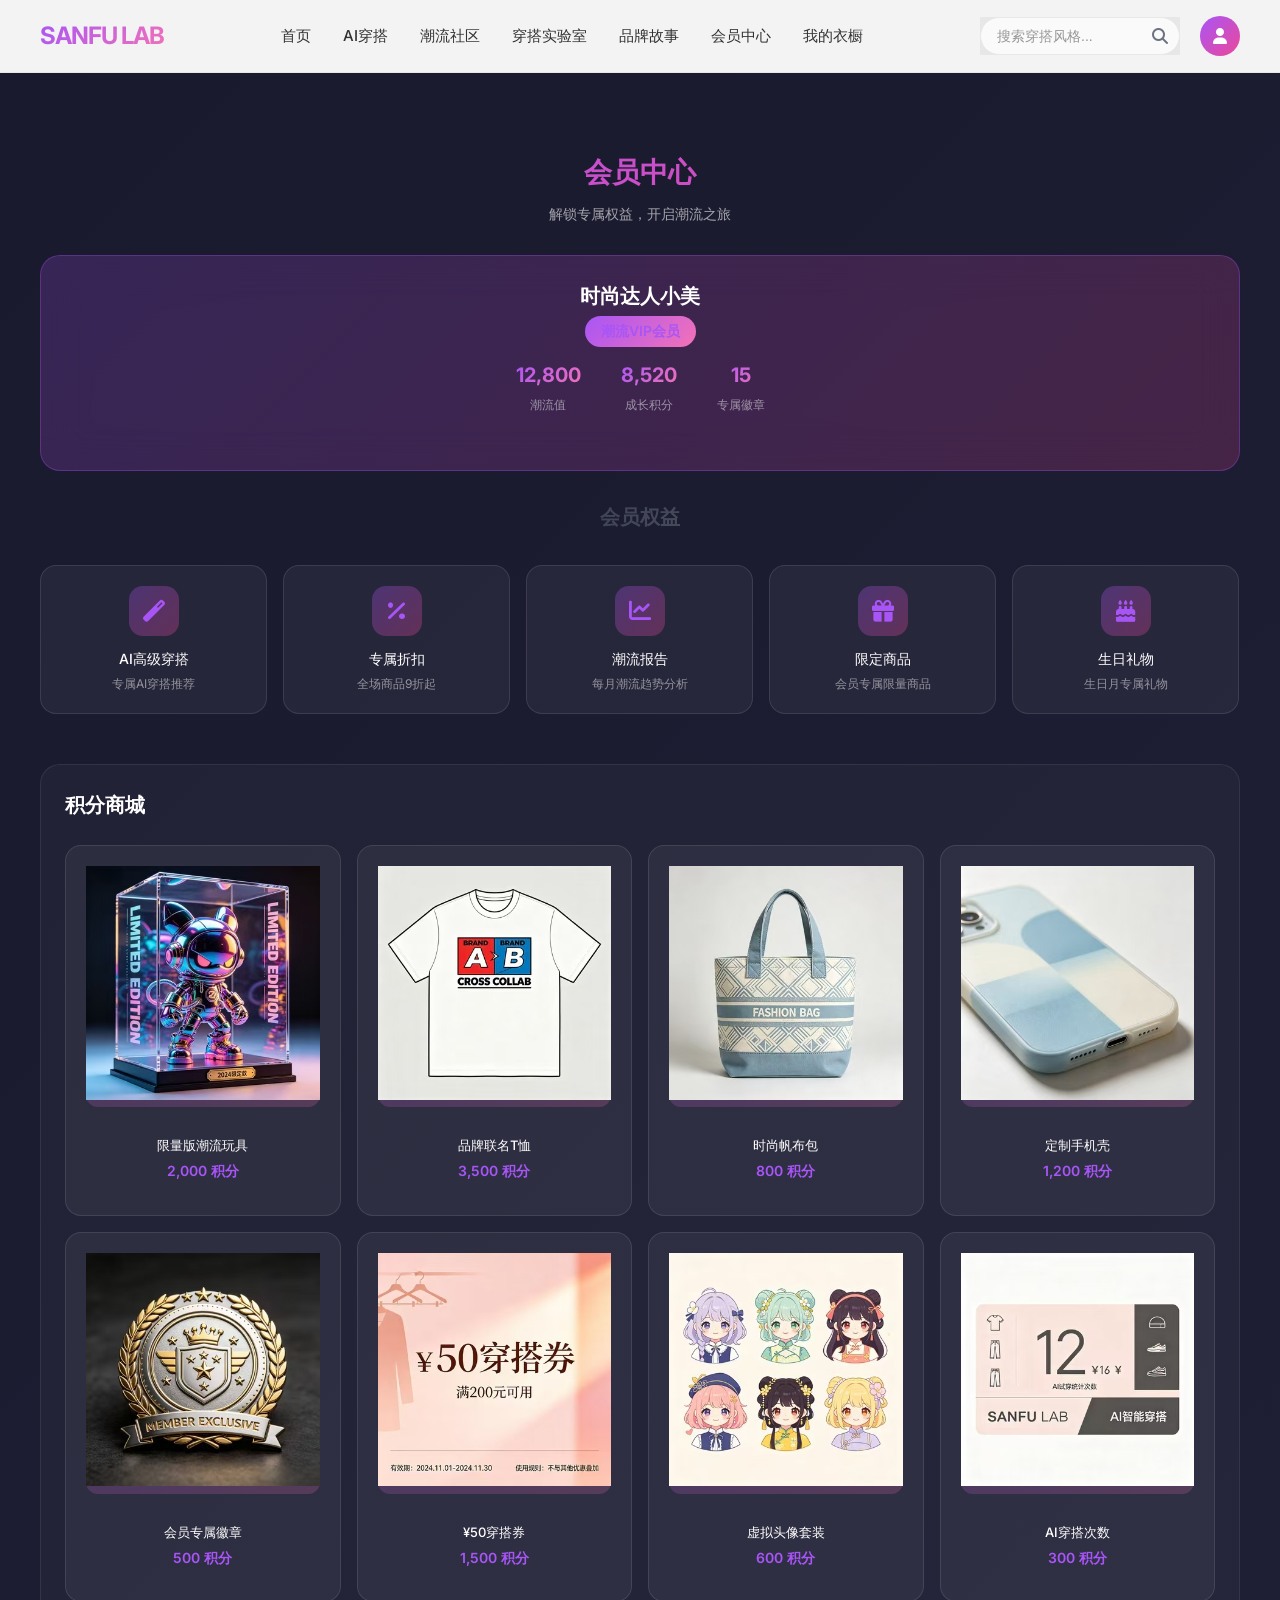
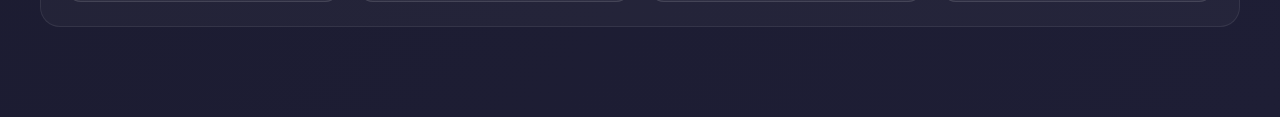
<file: html/member.html>
<!DOCTYPE html>
<html lang="zh-CN">
<head>
    <meta charset="UTF-8">
    <meta name="viewport" content="width=device-width, initial-scale=1.0">
    <title>SANFU LAB - 会员中心</title>
    <link rel="stylesheet" href="../css/main.css">
    <link href="https://cdnjs.cloudflare.com/ajax/libs/font-awesome/6.4.0/css/all.min.css" rel="stylesheet">
    <style>
        body {
            background: linear-gradient(135deg, #0f0f1a 0%, #1a1a2e 50%, #16213e 100%);
            min-height: 100vh;
            color: #fff;
        }
        .navbar {
            background: rgba(255, 255, 255, 0.95);
            backdrop-filter: blur(20px);
        }
        .navbar .logo {
            color: #a855f7;
            font-weight: 700;
        }
        .navbar .nav-links a {
            color: #333;
        }
        .navbar .nav-links a.active {
            color: #a855f7;
        }
        .navbar .search-box {
            background: rgba(0, 0, 0, 0.05);
        }
        .navbar .search-input {
            color: #333;
        }
        .navbar .search-input::placeholder {
            color: rgba(0, 0, 0, 0.4);
        }
        .navbar .user-avatar {
            background: linear-gradient(135deg, #a855f7, #ec4899);
        }
        .member-container {
            padding: 30px 40px;
        }
        .member-header {
            margin-bottom: 30px;
        }
        .member-title {
            font-size: 28px;
            font-weight: 600;
            background: linear-gradient(135deg, #a855f7, #ec4899);
            -webkit-background-clip: text;
            -webkit-text-fill-color: transparent;
            background-clip: text;
            margin-bottom: 8px;
        }
        .member-subtitle {
            color: rgba(255, 255, 255, 0.6);
            font-size: 14px;
        }
        .member-card {
            background: linear-gradient(135deg, rgba(168, 85, 247, 0.2), rgba(236, 72, 153, 0.2));
            border: 1px solid rgba(168, 85, 247, 0.3);
            border-radius: 20px;
            padding: 24px;
            margin-bottom: 30px;
        }
        .member-info {
            display: flex;
            align-items: center;
            gap: 20px;
            justify-content: center;
        }
        .member-avatar {
            width: 80px;
            height: 80px;
            border-radius: 50%;
            background: linear-gradient(135deg, #a855f7, #ec4899);
            display: flex;
            align-items: center;
            justify-content: center;
            font-size: 28px;
            font-weight: bold;
        }
        .member-details {
            flex: 1;
            text-align: center;
        }
        .member-name {
            font-size: 20px;
            font-weight: 600;
            margin-bottom: 4px;
        }
        .member-level {
            color: #a855f7;
            font-size: 14px;
            margin-bottom: 12px;
        }
        .member-stats {
            display: flex;
            gap: 40px;
            justify-content: center;
        }
        .stat-item {
            display: flex;
            flex-direction: column;
        }
        .stat-value {
            font-size: 20px;
            font-weight: bold;
            color: #fff;
        }
        .stat-label {
            font-size: 12px;
            color: rgba(255, 255, 255, 0.5);
        }
        .section-title {
            font-size: 20px;
            font-weight: 600;
            color: #fff;
            margin-bottom: 20px;
        }
        .member-benefits {
            display: flex;
            gap: 16px;
            margin-bottom: 40px;
            overflow-x: auto;
            padding-bottom: 10px;
        }
        .benefit-card {
            flex: 0 0 calc(20% - 13px);
            background: rgba(255, 255, 255, 0.05);
            border: 1px solid rgba(255, 255, 255, 0.1);
            border-radius: 16px;
            padding: 20px;
            text-align: center;
        }
        .benefit-icon {
            width: 50px;
            height: 50px;
            border-radius: 14px;
            background: linear-gradient(135deg, rgba(168, 85, 247, 0.3), rgba(236, 72, 153, 0.3));
            display: flex;
            align-items: center;
            justify-content: center;
            margin: 0 auto 12px;
            font-size: 22px;
            color: #a855f7;
        }
        .benefit-title {
            font-size: 14px;
            font-weight: 500;
            margin-bottom: 4px;
        }
        .benefit-desc {
            font-size: 12px;
            color: rgba(255, 255, 255, 0.5);
        }
        .points-mall {
            background: rgba(255, 255, 255, 0.03);
            border: 1px solid rgba(255, 255, 255, 0.08);
            border-radius: 20px;
            padding: 24px;
        }
        .mall-header {
            margin-bottom: 24px;
        }
        .mall-title {
            font-size: 20px;
            font-weight: 600;
            color: #fff;
        }
        .mall-grid {
            display: grid;
            grid-template-columns: repeat(4, 1fr);
            gap: 16px;
        }
        .mall-item {
            background: rgba(255, 255, 255, 0.05);
            border: 1px solid rgba(255, 255, 255, 0.1);
            border-radius: 16px;
            overflow: hidden;
            cursor: pointer;
            transition: all 0.3s ease;
        }
        .mall-item:hover {
            transform: translateY(-4px);
            border-color: rgba(168, 85, 247, 0.5);
        }
        .mall-item-image {
            width: 100%;
            height: auto;
            display: block;
        }
        .mall-item-image img {
            width: 100%;
            height: 100%;
            object-fit: cover;
        }
        .mall-item-info {
            padding: 12px;
        }
        .mall-item-name {
            font-size: 13px;
            color: #fff;
            font-weight: 500;
            margin-bottom: 4px;
        }
        .mall-item-points {
            font-size: 14px;
            color: #a855f7;
            font-weight: 600;
        }
    </style>
</head>
<body>
    <nav class="navbar" id="navbar">
        <div class="nav-container">
            <div class="logo">SANFU LAB</div>
            <ul class="nav-links">
                <li><a href="index.html">首页</a></li>
                <li><a href="ai-outfit.html">AI穿搭</a></li>
                <li><a href="community.html">潮流社区</a></li>
                <li><a href="lab.html">穿搭实验室</a></li>
                <li><a href="stores.html">品牌故事</a></li>
                <li><a href="member.html">会员中心</a></li>
                <li><a href="closet.html">我的衣橱</a></li>
            </ul>
            <div class="nav-right">
                <div class="search-box">
                    <input type="text" class="search-input" placeholder="搜索穿搭风格..." id="searchInput">
                    <i class="fas fa-search search-icon"></i>
                </div>
                <div class="user-avatar" onclick="location.href='login.html'">
                    <i class="fas fa-user"></i>
                </div>
            </div>
        </div>
    </nav>

    <section class="member-center">
        <div class="member-container">
            <div class="member-header">
                <h1 class="member-title">会员中心</h1>
                <p class="member-subtitle">解锁专属权益，开启潮流之旅</p>
            </div>

            <div class="member-card">
                <div class="member-info">
                    <div class="member-details">
                        <div class="member-name">时尚达人小美</div>
                        <div class="member-level">潮流VIP会员</div>
                        <div class="member-stats">
                            <div class="stat-item">
                                <div class="stat-value">12,800</div>
                                <div class="stat-label">潮流值</div>
                            </div>
                            <div class="stat-item">
                                <div class="stat-value">8,520</div>
                                <div class="stat-label">成长积分</div>
                            </div>
                            <div class="stat-item">
                                <div class="stat-value">15</div>
                                <div class="stat-label">专属徽章</div>
                            </div>
                        </div>
                    </div>
                </div>
            </div>

            <h2 class="section-title" style="color: white; margin-bottom: 32px;">会员权益</h2>
            <div class="member-benefits">
                <div class="benefit-card">
                    <div class="benefit-icon"><i class="fas fa-magic"></i></div>
                    <h3 class="benefit-title">AI高级穿搭</h3>
                    <p class="benefit-desc">专属AI穿搭推荐</p>
                </div>
                <div class="benefit-card">
                    <div class="benefit-icon"><i class="fas fa-percent"></i></div>
                    <h3 class="benefit-title">专属折扣</h3>
                    <p class="benefit-desc">全场商品9折起</p>
                </div>
                <div class="benefit-card">
                    <div class="benefit-icon"><i class="fas fa-chart-line"></i></div>
                    <h3 class="benefit-title">潮流报告</h3>
                    <p class="benefit-desc">每月潮流趋势分析</p>
                </div>
                <div class="benefit-card">
                    <div class="benefit-icon"><i class="fas fa-gift"></i></div>
                    <h3 class="benefit-title">限定商品</h3>
                    <p class="benefit-desc">会员专属限量商品</p>
                </div>
                <div class="benefit-card">
                    <div class="benefit-icon"><i class="fas fa-birthday-cake"></i></div>
                    <h3 class="benefit-title">生日礼物</h3>
                    <p class="benefit-desc">生日月专属礼物</p>
                </div>
            </div>

            <div class="points-mall">
                <div class="mall-header">
                    <h2 class="mall-title">积分商城</h2>
                </div>

                <div class="mall-grid">
                    <div class="mall-item">
                        <div class="mall-item-image"><img src="../images/member/member1.jpg" alt="限量版潮流玩具"></div>
                        <div class="mall-item-info">
                            <div class="mall-item-name">限量版潮流玩具</div>
                            <div class="mall-item-points">2,000 积分</div>
                        </div>
                    </div>
                    <div class="mall-item">
                        <div class="mall-item-image"><img src="../images/member/member2.jpg" alt="品牌联名T恤"></div>
                        <div class="mall-item-info">
                            <div class="mall-item-name">品牌联名T恤</div>
                            <div class="mall-item-points">3,500 积分</div>
                        </div>
                    </div>
                    <div class="mall-item">
                        <div class="mall-item-image"><img src="../images/member/member3.jpg" alt="时尚帆布包"></div>
                        <div class="mall-item-info">
                            <div class="mall-item-name">时尚帆布包</div>
                            <div class="mall-item-points">800 积分</div>
                        </div>
                    </div>
                    <div class="mall-item">
                        <div class="mall-item-image"><img src="../images/member/member4.jpg" alt="定制手机壳"></div>
                        <div class="mall-item-info">
                            <div class="mall-item-name">定制手机壳</div>
                            <div class="mall-item-points">1,200 积分</div>
                        </div>
                    </div>
                    <div class="mall-item">
                        <div class="mall-item-image"><img src="../images/member/member5.jpg" alt="会员专属徽章"></div>
                        <div class="mall-item-info">
                            <div class="mall-item-name">会员专属徽章</div>
                            <div class="mall-item-points">500 积分</div>
                        </div>
                    </div>
                    <div class="mall-item">
                        <div class="mall-item-image"><img src="../images/member/member6.jpg" alt="¥50穿搭券"></div>
                        <div class="mall-item-info">
                            <div class="mall-item-name">¥50穿搭券</div>
                            <div class="mall-item-points">1,500 积分</div>
                        </div>
                    </div>
                    <div class="mall-item">
                        <div class="mall-item-image"><img src="../images/member/member7.jpg" alt="虚拟头像套装"></div>
                        <div class="mall-item-info">
                            <div class="mall-item-name">虚拟头像套装</div>
                            <div class="mall-item-points">600 积分</div>
                        </div>
                    </div>
                    <div class="mall-item">
                        <div class="mall-item-image"><img src="../images/member/member8.jpg" alt="AI穿搭次数"></div>
                        <div class="mall-item-info">
                            <div class="mall-item-name">AI穿搭次数</div>
                            <div class="mall-item-points">300 积分</div>
                        </div>
                    </div>
                </div>
            </div>
        </div>
    </section>

    

    <script>
        const navbar = document.getElementById('navbar');
        const searchInput = document.getElementById('searchInput');

        window.addEventListener('scroll', () => {
            if (window.scrollY > 50) {
                navbar.classList.add('scrolled');
            } else {
                navbar.classList.remove('scrolled');
            }
        });

        searchInput.addEventListener('focus', () => {
            location.href = 'search.html';
        });

        document.querySelectorAll('.mall-tab').forEach(tab => {
            tab.addEventListener('click', function() {
                document.querySelectorAll('.mall-tab').forEach(t => t.classList.remove('active'));
                this.classList.add('active');
            });
        });
    </script>
</body>
</html>
</file>
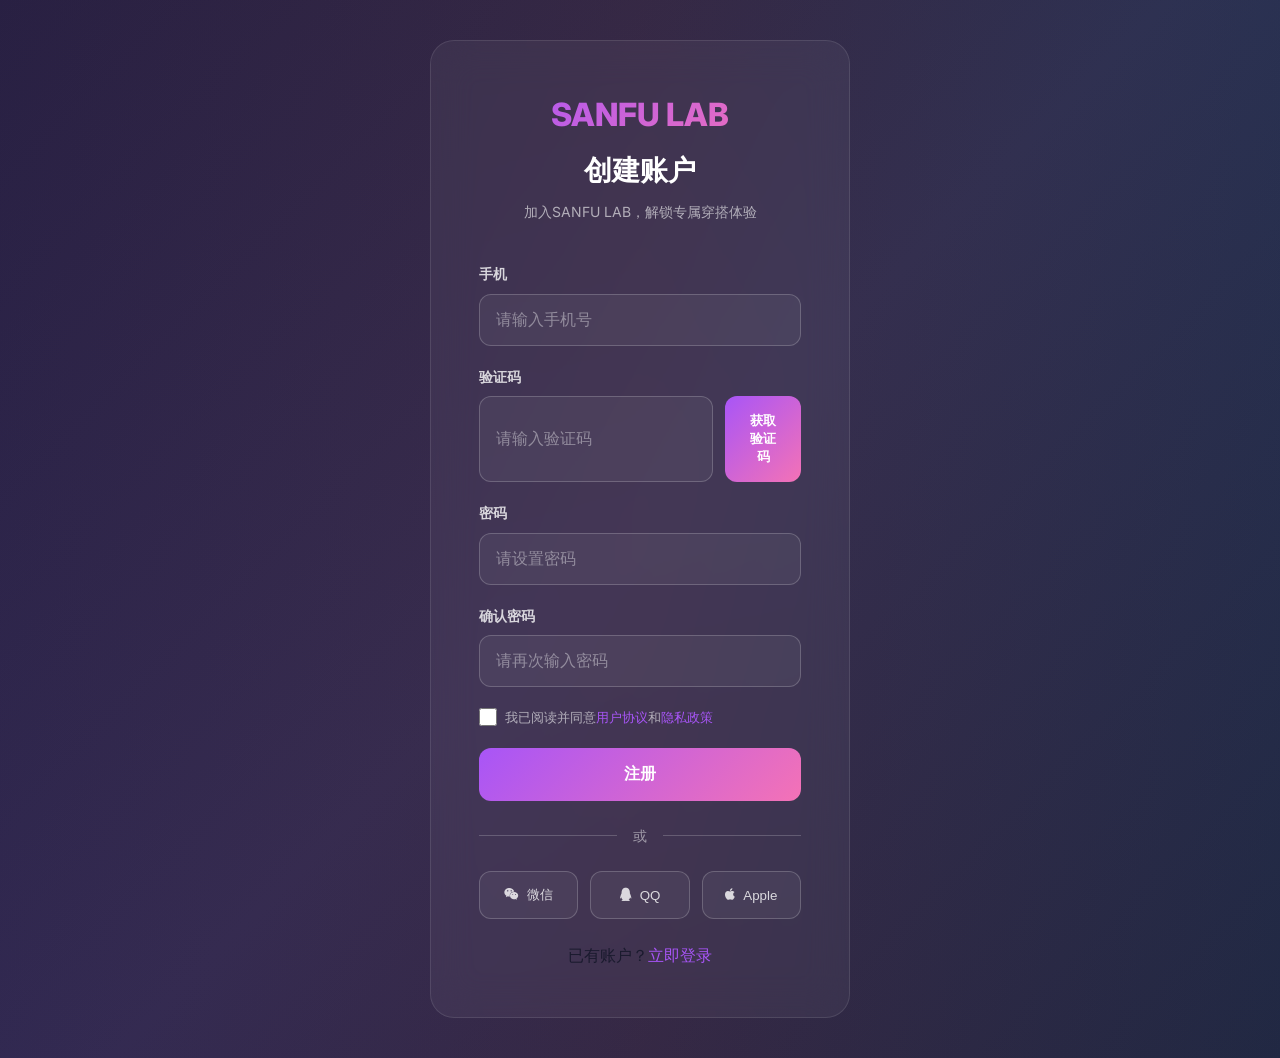
<file: html/register.html>
<!DOCTYPE html>
<html lang="zh-CN">
<head>
    <meta charset="UTF-8">
    <meta name="viewport" content="width=device-width, initial-scale=1.0">
    <title>SANFU LAB - 注册</title>
    <link rel="stylesheet" href="../css/main.css">
    <link href="https://cdnjs.cloudflare.com/ajax/libs/font-awesome/6.4.0/css/all.min.css" rel="stylesheet">
</head>
<body>
    <section class="login-page">
        <div class="login-container">
            <div class="login-card">
                <div class="login-header">
                    <div class="login-logo">SANFU LAB</div>
                    <h1 class="login-title">创建账户</h1>
                    <p class="login-subtitle">加入SANFU LAB，解锁专属穿搭体验</p>
                </div>

                <form class="login-form">
                    <div class="form-group">
                        <label class="form-label">手机</label>
                        <input type="tel" class="form-input" placeholder="请输入手机号">
                    </div>
                    <div class="form-group">
                        <label class="form-label">验证码</label>
                        <div class="verify-code">
                            <input type="text" class="form-input" placeholder="请输入验证码" style="flex: 1;">
                            <button type="button" class="verify-btn">获取验证码</button>
                        </div>
                    </div>
                    <div class="form-group">
                        <label class="form-label">密码</label>
                        <input type="password" class="form-input" placeholder="请设置密码">
                    </div>
                    <div class="form-group">
                        <label class="form-label">确认密码</label>
                        <input type="password" class="form-input" placeholder="请再次输入密码">
                    </div>
                    <div class="form-group checkbox-group">
                        <input type="checkbox" id="agree">
                        <label for="agree">我已阅读并同意<a href="#">用户协议</a>和<a href="#">隐私政策</a></label>
                    </div>
                    <button type="submit" class="login-btn">注册</button>
                </form>

                <div class="login-divider">
                    <div class="divider-line"></div>
                    <span class="divider-text">或</span>
                    <div class="divider-line"></div>
                </div>

                <div class="social-login">
                    <button class="social-btn">
                        <i class="fab fa-weixin"></i>
                        <span>微信</span>
                    </button>
                    <button class="social-btn">
                        <i class="fab fa-qq"></i>
                        <span>QQ</span>
                    </button>
                    <button class="social-btn">
                        <i class="fab fa-apple"></i>
                        <span>Apple</span>
                    </button>
                </div>

                <div class="login-footer">
                    <p>已有账户？<a href="login.html">立即登录</a></p>
                </div>
            </div>
        </div>
    </section>

    <script>
        const verifyBtn = document.querySelector('.verify-btn');
        verifyBtn.addEventListener('click', function() {
            if (this.textContent === '获取验证码') {
                let count = 60;
                this.textContent = `${count}s`;
                this.style.background = 'rgba(255,255,255,0.1)';
                const timer = setInterval(() => {
                    count--;
                    if (count <= 0) {
                        clearInterval(timer);
                        this.textContent = '获取验证码';
                        this.style.background = 'linear-gradient(135deg, #A855F7, #F472B6)';
                    } else {
                        this.textContent = `${count}s`;
                    }
                }, 1000);
            }
        });

        document.querySelector('.login-form').addEventListener('submit', function(e) {
            e.preventDefault();
            
            const welcomeModal = document.createElement('div');
            welcomeModal.className = 'welcome-modal';
            welcomeModal.innerHTML = `
                <div class="welcome-content">
                    <div class="welcome-icon">
                        <i class="fas fa-user-plus"></i>
                    </div>
                    <h2>注册成功</h2>
                    <p>欢迎加入 SANFU LAB</p>
                    <div class="welcome-animation"></div>
                </div>
            `;
            document.body.appendChild(welcomeModal);

            setTimeout(() => {
                location.href = 'login.html';
            }, 2000);
        });

        const style = document.createElement('style');
        style.textContent = `
            .verify-code {
                display: flex;
                gap: 12px;
            }
            .verify-btn {
                padding: 16px 24px;
                border-radius: 12px;
                background: linear-gradient(135deg, #A855F7, #F472B6);
                color: white;
                border: none;
                font-weight: 600;
                cursor: pointer;
                transition: all 0.3s ease;
            }
            .verify-btn:hover {
                transform: translateY(-2px);
            }
            .checkbox-group {
                flex-direction: row;
                align-items: center;
                gap: 8px;
            }
            .checkbox-group label {
                font-size: 13px;
                color: rgba(255,255,255,0.6);
            }
            .checkbox-group a {
                color: #A855F7;
                text-decoration: none;
            }
            .checkbox-group input {
                width: 18px;
                height: 18px;
                cursor: pointer;
            }
            .welcome-modal {
                position: fixed;
                top: 0;
                left: 0;
                right: 0;
                bottom: 0;
                background: rgba(0,0,0,0.8);
                display: flex;
                align-items: center;
                justify-content: center;
                z-index: 2000;
                animation: fadeIn 0.3s ease;
            }
            @keyframes fadeIn {
                from { opacity: 0; }
                to { opacity: 1; }
            }
            .welcome-content {
                text-align: center;
                animation: slideUp 0.5s ease;
            }
            @keyframes slideUp {
                from { transform: translateY(30px); opacity: 0; }
                to { transform: translateY(0); opacity: 1; }
            }
            .welcome-icon {
                width: 80px;
                height: 80px;
                border-radius: 50%;
                background: linear-gradient(135deg, #A855F7, #F472B6);
                display: flex;
                align-items: center;
                justify-content: center;
                margin: 0 auto 20px;
                color: white;
                font-size: 32px;
                animation: pop 0.5s ease;
            }
            @keyframes pop {
                0% { transform: scale(0); }
                50% { transform: scale(1.2); }
                100% { transform: scale(1); }
            }
            .welcome-content h2 {
                font-size: 28px;
                font-weight: 700;
                color: white;
                margin-bottom: 8px;
            }
            .welcome-content p {
                color: rgba(255,255,255,0.7);
                font-size: 16px;
            }
            .welcome-animation {
                width: 200px;
                height: 3px;
                background: linear-gradient(90deg, transparent, #A855F7, transparent);
                margin: 20px auto 0;
                animation: scan 1s ease-in-out infinite;
            }
            @keyframes scan {
                0% { transform: translateX(-100%); }
                100% { transform: translateX(100%); }
            }
        `;
        document.head.appendChild(style);
    </script>
</body>
</html>
</file>
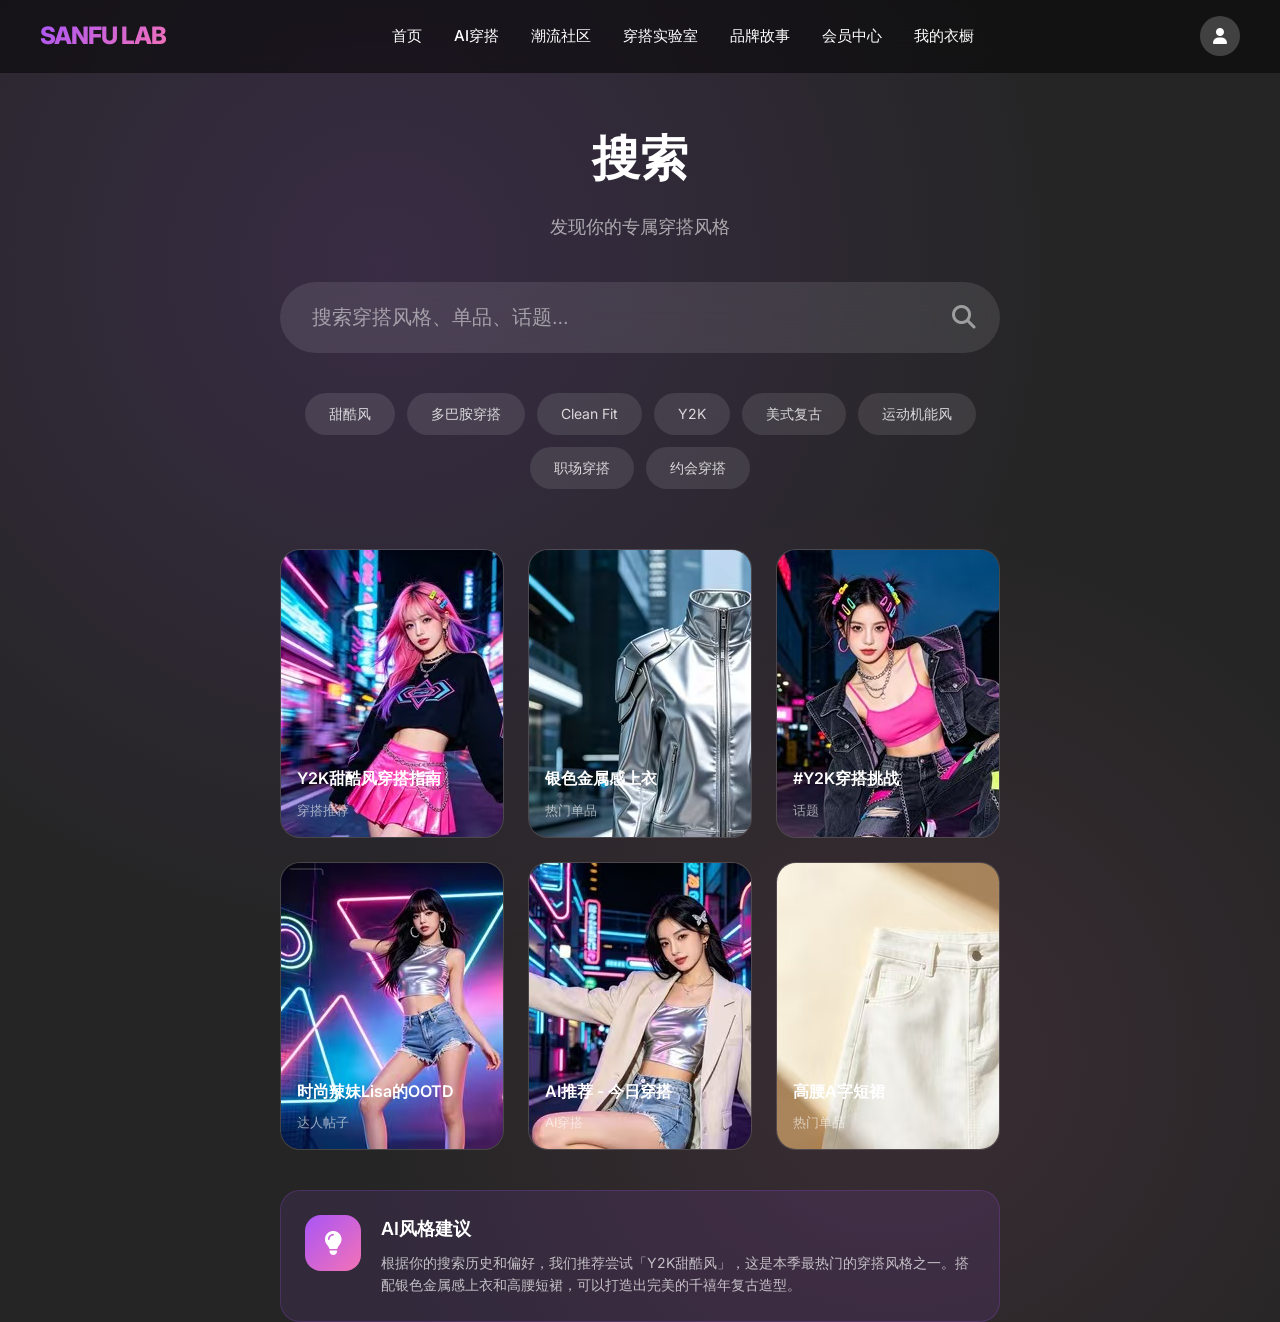
<file: html/search.html>
<!DOCTYPE html>
<html lang="zh-CN">
<head>
    <meta charset="UTF-8">
    <meta name="viewport" content="width=device-width, initial-scale=1.0">
    <title>SANFU LAB - 搜索</title>
    <link rel="stylesheet" href="../css/main.css">
    <link href="https://cdnjs.cloudflare.com/ajax/libs/font-awesome/6.4.0/css/all.min.css" rel="stylesheet">
</head>
<body>
    <nav class="navbar" id="navbar" style="background: rgba(0,0,0,0.5);">
        <div class="nav-container">
            <div class="logo" style="color: white;">SANFU LAB</div>
            <ul class="nav-links">
                <li><a href="index.html" style="color: white;">首页</a></li>
                <li><a href="ai-outfit.html" style="color: white;">AI穿搭</a></li>
                <li><a href="community.html" style="color: white;">潮流社区</a></li>
                <li><a href="lab.html" style="color: white;">穿搭实验室</a></li>
                <li><a href="stores.html" style="color: white;">品牌故事</a></li>
                <li><a href="member.html" style="color: white;">会员中心</a></li>
                <li><a href="closet.html" style="color: white;">我的衣橱</a></li>
            </ul>
            <div class="nav-right">
                <div class="user-avatar" onclick="location.href='login.html'" style="background: rgba(255,255,255,0.2);">
                    <i class="fas fa-user"></i>
                </div>
            </div>
        </div>
    </nav>

    <section class="search-page">
        <div class="search-container">
            <div class="search-header">
                <h1 class="search-title">搜索</h1>
                <p class="search-subtitle">发现你的专属穿搭风格</p>
            </div>

            <div class="search-box-container">
                <input type="text" class="search-input-lg" placeholder="搜索穿搭风格、单品、话题..." id="searchInput">
                <i class="fas fa-search search-icon-lg"></i>
            </div>

            <div class="search-suggestions">
                <span class="suggestion-tag">甜酷风</span>
                <span class="suggestion-tag">多巴胺穿搭</span>
                <span class="suggestion-tag">Clean Fit</span>
                <span class="suggestion-tag">Y2K</span>
                <span class="suggestion-tag">美式复古</span>
                <span class="suggestion-tag">运动机能风</span>
                <span class="suggestion-tag">职场穿搭</span>
                <span class="suggestion-tag">约会穿搭</span>
            </div>

            <div class="search-results">
                <div class="result-card">
                    <div class="result-image"><img src="../images/search/search1.jpg" alt="Y2K甜酷风穿搭指南"></div>
                    <div class="result-content">
                        <div class="result-title">Y2K甜酷风穿搭指南</div>
                        <div class="result-category">穿搭推荐</div>
                    </div>
                </div>
                <div class="result-card">
                    <div class="result-image"><img src="../images/search/search2.jpg" alt="银色金属感上衣"></div>
                    <div class="result-content">
                        <div class="result-title">银色金属感上衣</div>
                        <div class="result-category">热门单品</div>
                    </div>
                </div>
                <div class="result-card">
                    <div class="result-image"><img src="../images/search/search3.jpg" alt="Y2K穿搭挑战"></div>
                    <div class="result-content">
                        <div class="result-title">#Y2K穿搭挑战</div>
                        <div class="result-category">话题</div>
                    </div>
                </div>
                <div class="result-card">
                    <div class="result-image"><img src="../images/search/search4.jpg" alt="时尚辣妹Lisa的OOTD"></div>
                    <div class="result-content">
                        <div class="result-title">时尚辣妹Lisa的OOTD</div>
                        <div class="result-category">达人帖子</div>
                    </div>
                </div>
                <div class="result-card">
                    <div class="result-image"><img src="../images/search/search5.jpg" alt="AI推荐今日穿搭"></div>
                    <div class="result-content">
                        <div class="result-title">AI推荐 - 今日穿搭</div>
                        <div class="result-category">AI穿搭</div>
                    </div>
                </div>
                <div class="result-card">
                    <div class="result-image"><img src="../images/search/search6.jpg" alt="高腰A字短裙"></div>
                    <div class="result-content">
                        <div class="result-title">高腰A字短裙</div>
                        <div class="result-category">热门单品</div>
                    </div>
                </div>
            </div>

            <div class="ai-suggestion">
                <div class="ai-icon">
                    <i class="fas fa-lightbulb"></i>
                </div>
                <div class="ai-text">
                    <h3>AI风格建议</h3>
                    <p>根据你的搜索历史和偏好，我们推荐尝试「Y2K甜酷风」，这是本季最热门的穿搭风格之一。搭配银色金属感上衣和高腰短裙，可以打造出完美的千禧年复古造型。</p>
                </div>
            </div>
        </div>
    </section>

    

    <script>
        const navbar = document.getElementById('navbar');
        const searchInput = document.getElementById('searchInput');

        window.addEventListener('scroll', () => {
            if (window.scrollY > 50) {
                navbar.classList.add('scrolled');
            } else {
                navbar.classList.remove('scrolled');
            }
        });

        document.querySelectorAll('.suggestion-tag').forEach(tag => {
            tag.addEventListener('click', function() {
                searchInput.value = this.textContent;
            });
        });

        const style = document.createElement('style');
        style.textContent = `
            .ai-suggestion {
                display: flex;
                gap: 20px;
                background: rgba(168, 85, 247, 0.1);
                border: 1px solid rgba(168, 85, 247, 0.2);
                border-radius: 20px;
                padding: 24px;
                margin-top: 40px;
            }
            .ai-icon {
                width: 56px;
                height: 56px;
                border-radius: 16px;
                background: linear-gradient(135deg, var(--neon-purple), var(--gradient-pink));
                display: flex;
                align-items: center;
                justify-content: center;
                color: white;
                font-size: 24px;
                flex-shrink: 0;
            }
            .ai-text h3 {
                font-size: 18px;
                font-weight: 600;
                color: white;
                margin-bottom: 8px;
            }
            .ai-text p {
                font-size: 14px;
                color: rgba(255, 255, 255, 0.7);
                line-height: 1.6;
            }
        `;
        document.head.appendChild(style);
    </script>
</body>
</html>
</file>
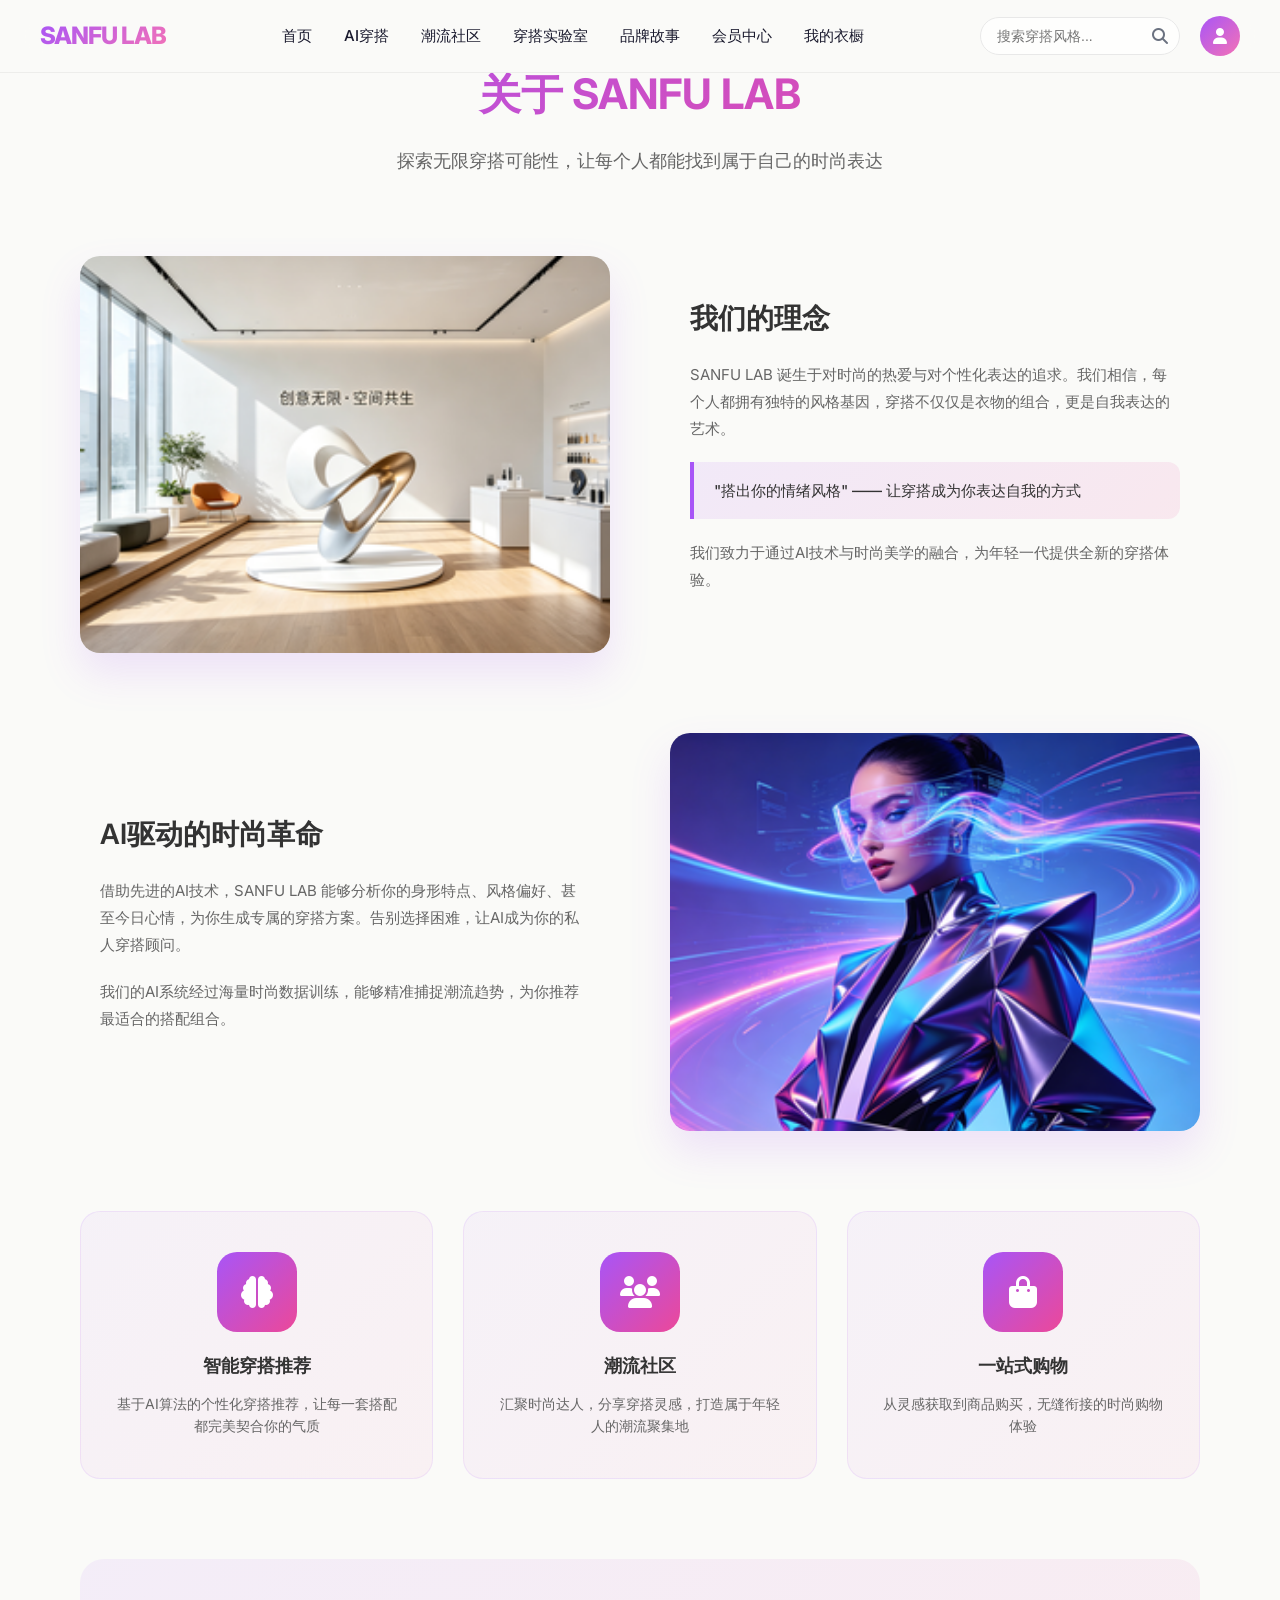
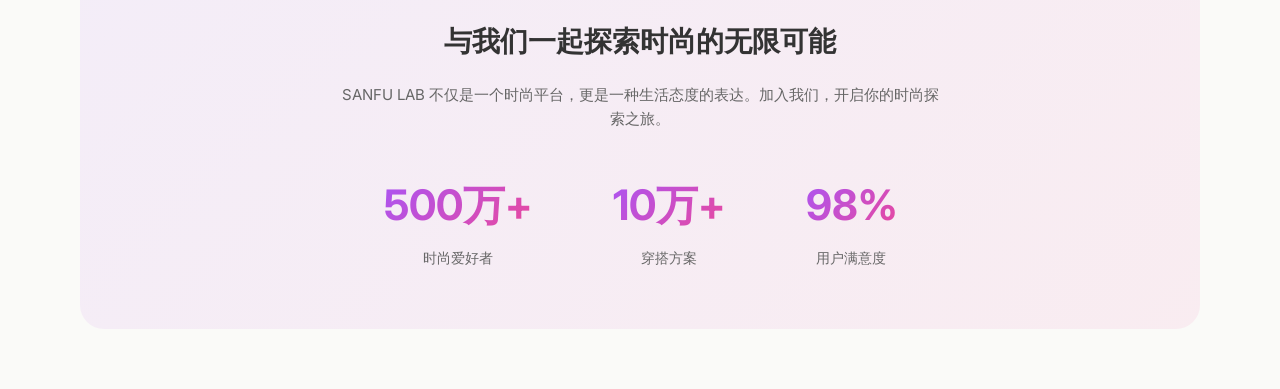
<file: html/stores.html>
<!DOCTYPE html>
<html lang="zh-CN">
<head>
    <meta charset="UTF-8">
    <meta name="viewport" content="width=device-width, initial-scale=1.0">
    <title>SANFU LAB - 品牌故事</title>
    <link rel="stylesheet" href="../css/main.css">
    <link href="https://cdnjs.cloudflare.com/ajax/libs/font-awesome/6.4.0/css/all.min.css" rel="stylesheet">
    <style>
        .story-container {
            max-width: 1200px;
            margin: 0 auto;
            padding: 60px 40px;
        }

        .story-hero {
            text-align: center;
            margin-bottom: 80px;
        }

        .story-hero h1 {
            font-size: 42px;
            font-weight: 700;
            background: linear-gradient(135deg, #a855f7, #ec4899);
            -webkit-background-clip: text;
            -webkit-text-fill-color: transparent;
            background-clip: text;
            margin-bottom: 20px;
        }

        .story-hero p {
            font-size: 18px;
            color: #666;
            max-width: 600px;
            margin: 0 auto;
        }

        .story-section {
            display: grid;
            grid-template-columns: 1fr 1fr;
            gap: 60px;
            align-items: center;
            margin-bottom: 80px;
        }

        .story-section.reverse {
            grid-template-columns: 1fr 1fr;
        }

        .story-image {
            aspect-ratio: 4/3;
            border-radius: 20px;
            overflow: hidden;
            box-shadow: 0 20px 40px rgba(168, 85, 247, 0.15);
        }

        .story-image img {
            width: 100%;
            height: 100%;
            object-fit: cover;
        }

        .story-content {
            padding: 20px;
        }

        .story-content h2 {
            font-size: 28px;
            font-weight: 600;
            color: #333;
            margin-bottom: 20px;
        }

        .story-content p {
            font-size: 15px;
            line-height: 1.8;
            color: #666;
            margin-bottom: 20px;
        }

        .story-content .highlight {
            background: linear-gradient(135deg, rgba(168, 85, 247, 0.1), rgba(236, 72, 153, 0.1));
            border-left: 4px solid #a855f7;
            padding: 15px 20px;
            border-radius: 0 12px 12px 0;
            margin-bottom: 20px;
        }

        .story-content .highlight p {
            margin: 0;
            color: #333;
            font-weight: 500;
        }

        .features {
            display: grid;
            grid-template-columns: repeat(3, 1fr);
            gap: 30px;
            margin-bottom: 80px;
        }

        .feature-card {
            background: linear-gradient(135deg, rgba(168, 85, 247, 0.05), rgba(236, 72, 153, 0.05));
            border: 1px solid rgba(168, 85, 247, 0.1);
            border-radius: 20px;
            padding: 40px 30px;
            text-align: center;
            transition: all 0.3s ease;
        }

        .feature-card:hover {
            transform: translateY(-8px);
            box-shadow: 0 20px 40px rgba(168, 85, 247, 0.2);
        }

        .feature-icon {
            width: 80px;
            height: 80px;
            margin: 0 auto 20px;
            background: linear-gradient(135deg, #a855f7, #ec4899);
            border-radius: 20px;
            display: flex;
            align-items: center;
            justify-content: center;
            font-size: 32px;
            color: #fff;
        }

        .feature-card h3 {
            font-size: 18px;
            font-weight: 600;
            color: #333;
            margin-bottom: 12px;
        }

        .feature-card p {
            font-size: 14px;
            color: #666;
            line-height: 1.6;
        }

        .story-footer {
            background: linear-gradient(135deg, rgba(168, 85, 247, 0.08), rgba(236, 72, 153, 0.08));
            border-radius: 24px;
            padding: 60px;
            text-align: center;
        }

        .story-footer h2 {
            font-size: 28px;
            font-weight: 600;
            color: #333;
            margin-bottom: 20px;
        }

        .story-footer p {
            font-size: 15px;
            color: #666;
            max-width: 600px;
            margin: 0 auto 30px;
        }

        .footer-stats {
            display: flex;
            justify-content: center;
            gap: 80px;
            margin-top: 40px;
        }

        .footer-stat {
            text-align: center;
        }

        .footer-stat-value {
            font-size: 42px;
            font-weight: 700;
            background: linear-gradient(135deg, #a855f7, #ec4899);
            -webkit-background-clip: text;
            -webkit-text-fill-color: transparent;
            background-clip: text;
        }

        .footer-stat-label {
            font-size: 14px;
            color: #666;
            margin-top: 8px;
        }

        @media (max-width: 900px) {
            .story-section, .story-section.reverse {
                grid-template-columns: 1fr;
            }

            .story-section.reverse .story-image {
                order: 2;
            }

            .story-section.reverse .story-content {
                order: 1;
            }

            .features {
                grid-template-columns: 1fr;
            }

            .footer-stats {
                gap: 40px;
            }
        }
    </style>
</head>
<body>
    <nav class="navbar" id="navbar">
        <div class="nav-container">
            <div class="logo">SANFU LAB</div>
            <ul class="nav-links">
                <li><a href="index.html">首页</a></li>
                <li><a href="ai-outfit.html">AI穿搭</a></li>
                <li><a href="community.html">潮流社区</a></li>
                <li><a href="lab.html">穿搭实验室</a></li>
                <li><a href="stores.html" class="active">品牌故事</a></li>
                <li><a href="member.html">会员中心</a></li>
                <li><a href="closet.html">我的衣橱</a></li>
            </ul>
            <div class="nav-right">
                <div class="search-box">
                    <input type="text" class="search-input" placeholder="搜索穿搭风格..." id="searchInput">
                    <i class="fas fa-search search-icon"></i>
                </div>
                <div class="user-avatar" onclick="location.href='login.html'">
                    <i class="fas fa-user"></i>
                </div>
            </div>
        </div>
    </nav>

    <section class="story-container">
        <div class="story-hero">
            <h1>关于 SANFU LAB</h1>
            <p>探索无限穿搭可能性，让每个人都能找到属于自己的时尚表达</p>
        </div>

        <div class="story-section">
            <div class="story-image">
                <img src="../images/story/story1.png" alt="品牌创意空间">
            </div>
            <div class="story-content">
                <h2>我们的理念</h2>
                <p>SANFU LAB 诞生于对时尚的热爱与对个性化表达的追求。我们相信，每个人都拥有独特的风格基因，穿搭不仅仅是衣物的组合，更是自我表达的艺术。</p>
                <div class="highlight">
                    <p>"搭出你的情绪风格" —— 让穿搭成为你表达自我的方式</p>
                </div>
                <p>我们致力于通过AI技术与时尚美学的融合，为年轻一代提供全新的穿搭体验。</p>
            </div>
        </div>

        <div class="story-section reverse">
            <div class="story-content">
                <h2>AI驱动的时尚革命</h2>
                <p>借助先进的AI技术，SANFU LAB 能够分析你的身形特点、风格偏好、甚至今日心情，为你生成专属的穿搭方案。告别选择困难，让AI成为你的私人穿搭顾问。</p>
                <p>我们的AI系统经过海量时尚数据训练，能够精准捕捉潮流趋势，为你推荐最适合的搭配组合。</p>
            </div>
            <div class="story-image">
                <img src="../images/story/story2.png" alt="AI时尚技术">
            </div>
        </div>

        <div class="features">
            <div class="feature-card">
                <div class="feature-icon"><i class="fas fa-brain"></i></div>
                <h3>智能穿搭推荐</h3>
                <p>基于AI算法的个性化穿搭推荐，让每一套搭配都完美契合你的气质</p>
            </div>
            <div class="feature-card">
                <div class="feature-icon"><i class="fas fa-users"></i></div>
                <h3>潮流社区</h3>
                <p>汇聚时尚达人，分享穿搭灵感，打造属于年轻人的潮流聚集地</p>
            </div>
            <div class="feature-card">
                <div class="feature-icon"><i class="fas fa-shopping-bag"></i></div>
                <h3>一站式购物</h3>
                <p>从灵感获取到商品购买，无缝衔接的时尚购物体验</p>
            </div>
        </div>

        <div class="story-footer">
            <h2>与我们一起探索时尚的无限可能</h2>
            <p>SANFU LAB 不仅是一个时尚平台，更是一种生活态度的表达。加入我们，开启你的时尚探索之旅。</p>
            <div class="footer-stats">
                <div class="footer-stat">
                    <div class="footer-stat-value">500万+</div>
                    <div class="footer-stat-label">时尚爱好者</div>
                </div>
                <div class="footer-stat">
                    <div class="footer-stat-value">10万+</div>
                    <div class="footer-stat-label">穿搭方案</div>
                </div>
                <div class="footer-stat">
                    <div class="footer-stat-value">98%</div>
                    <div class="footer-stat-label">用户满意度</div>
                </div>
            </div>
        </div>
    </section>

    <script>
        const navbar = document.getElementById('navbar');
        const searchInput = document.getElementById('searchInput');

        window.addEventListener('scroll', () => {
            if (window.scrollY > 50) {
                navbar.classList.add('scrolled');
            } else {
                navbar.classList.remove('scrolled');
            }
        });

        searchInput.addEventListener('focus', () => {
            searchInput.parentElement.classList.add('focused');
        });

        searchInput.addEventListener('blur', () => {
            searchInput.parentElement.classList.remove('focused');
        });
    </script>
</body>
</html>
</file>
<file: css/main.css>
@import url('https://fonts.googleapis.com/css2?family=Inter:wght@300;400;500;600;700;800;900&display=swap');

:root {
    --cream-white: #FAFAF8;
    --light-gray: #F5F5F5;
    --silver-gray: #E8E8E8;
    --smog-blue: #A8C5D9;
    --neon-purple: #A855F7;
    --gradient-pink: #F472B6;
    --gradient-blue: #60A5FA;
    --dark-bg: #1A1A2E;
    --dark-card: #252540;
    --text-primary: #1A1A2E;
    --text-secondary: #6B7280;
    --text-light: #9CA3AF;
    --glow-purple: rgba(168, 85, 247, 0.5);
    --glow-pink: rgba(244, 114, 182, 0.5);
    --glow-blue: rgba(96, 165, 250, 0.5);
}

* {
    margin: 0;
    padding: 0;
    box-sizing: border-box;
}

html {
    scroll-behavior: smooth;
}

body {
    font-family: 'Inter', -apple-system, BlinkMacSystemFont, 'Segoe UI', Roboto, sans-serif;
    background-color: var(--cream-white);
    color: var(--text-primary);
    overflow-x: hidden;
    line-height: 1.6;
}

.glass {
    background: rgba(255, 255, 255, 0.15);
    backdrop-filter: blur(20px);
    -webkit-backdrop-filter: blur(20px);
    border: 1px solid rgba(255, 255, 255, 0.2);
}

.glass-dark {
    background: rgba(37, 37, 64, 0.7);
    backdrop-filter: blur(20px);
    -webkit-backdrop-filter: blur(20px);
    border: 1px solid rgba(255, 255, 255, 0.1);
}

.btn-glow {
    position: relative;
    overflow: hidden;
    background: linear-gradient(135deg, var(--neon-purple), var(--gradient-pink));
    color: white;
    border: none;
    padding: 14px 32px;
    border-radius: 50px;
    font-weight: 600;
    font-size: 16px;
    cursor: pointer;
    transition: all 0.3s ease;
    box-shadow: 0 4px 20px rgba(168, 85, 247, 0.4);
}

.btn-glow:hover {
    transform: translateY(-2px);
    box-shadow: 0 6px 30px rgba(168, 85, 247, 0.6);
}

.btn-glow::before {
    content: '';
    position: absolute;
    top: 0;
    left: -100%;
    width: 100%;
    height: 100%;
    background: linear-gradient(90deg, transparent, rgba(255, 255, 255, 0.3), transparent);
    transition: left 0.5s ease;
}

.btn-glow:hover::before {
    left: 100%;
}

.card-hover {
    transition: all 0.4s cubic-bezier(0.175, 0.885, 0.32, 1.275);
}

.card-hover:hover {
    transform: translateY(-8px) scale(1.02);
    box-shadow: 0 20px 40px rgba(0, 0, 0, 0.1);
}

.gradient-flow {
    position: relative;
    background: linear-gradient(135deg, var(--cream-white) 0%, var(--light-gray) 50%, var(--silver-gray) 100%);
}

.gradient-flow::before {
    content: '';
    position: absolute;
    top: 0;
    left: -50%;
    width: 200%;
    height: 100%;
    background: linear-gradient(90deg, 
        transparent 0%, 
        rgba(168, 85, 247, 0.1) 25%, 
        rgba(244, 114, 182, 0.1) 50%, 
        rgba(96, 165, 250, 0.1) 75%, 
        transparent 100%);
    animation: flow 8s linear infinite;
}

@keyframes flow {
    0% { transform: translateX(0); }
    100% { transform: translateX(50%); }
}

.scan-line {
    position: relative;
    overflow: hidden;
}

.scan-line::after {
    content: '';
    position: absolute;
    top: 0;
    left: 0;
    right: 0;
    height: 3px;
    background: linear-gradient(90deg, transparent, var(--neon-purple), transparent);
    animation: scan 2s ease-in-out infinite;
}

@keyframes scan {
    0% { top: 0; opacity: 1; }
    100% { top: 100%; opacity: 0; }
}

.float-3d {
    transform-style: preserve-3d;
    perspective: 1000px;
}

.float-3d:hover {
    transform: rotateY(5deg) rotateX(-5deg);
}

.scroll-reveal {
    opacity: 0;
    transform: translateY(30px);
    transition: all 0.6s ease;
}

.scroll-reveal.visible {
    opacity: 1;
    transform: translateY(0);
}

.navbar {
    position: fixed;
    top: 0;
    left: 0;
    right: 0;
    z-index: 1000;
    padding: 16px 40px;
    background: rgba(250, 250, 248, 0.8);
    backdrop-filter: blur(20px);
    -webkit-backdrop-filter: blur(20px);
    border-bottom: 1px solid rgba(0, 0, 0, 0.05);
    transition: all 0.3s ease;
}

.navbar.scrolled {
    background: rgba(250, 250, 248, 0.95);
    box-shadow: 0 4px 20px rgba(0, 0, 0, 0.08);
}

.nav-container {
    max-width: 1800px;
    margin: 0 auto;
    display: flex;
    align-items: center;
    justify-content: space-between;
}

.logo {
    font-size: 24px;
    font-weight: 800;
    background: linear-gradient(135deg, var(--neon-purple), var(--gradient-pink));
    -webkit-background-clip: text;
    -webkit-text-fill-color: transparent;
    background-clip: text;
    letter-spacing: -1px;
}

.nav-links {
    display: flex;
    gap: 32px;
    list-style: none;
}

.nav-links a {
    text-decoration: none;
    color: var(--text-primary);
    font-weight: 500;
    font-size: 15px;
    position: relative;
    transition: color 0.3s ease;
}

.nav-links a:hover {
    color: var(--neon-purple);
}

.nav-links a::after {
    content: '';
    position: absolute;
    bottom: -4px;
    left: 0;
    width: 0;
    height: 2px;
    background: linear-gradient(90deg, var(--neon-purple), var(--gradient-pink));
    transition: width 0.3s ease;
}

.nav-links a:hover::after {
    width: 100%;
}

.nav-right {
    display: flex;
    align-items: center;
    gap: 20px;
}

.search-box {
    position: relative;
}

.search-input {
    width: 200px;
    padding: 10px 40px 10px 16px;
    border: 1px solid var(--silver-gray);
    border-radius: 25px;
    background: rgba(255, 255, 255, 0.8);
    font-size: 14px;
    transition: all 0.3s ease;
}

.search-input:focus {
    outline: none;
    border-color: var(--neon-purple);
    width: 250px;
}

.search-icon {
    position: absolute;
    right: 12px;
    top: 50%;
    transform: translateY(-50%);
    color: var(--text-secondary);
}

.user-avatar {
    width: 40px;
    height: 40px;
    border-radius: 50%;
    background: linear-gradient(135deg, var(--neon-purple), var(--gradient-pink));
    display: flex;
    align-items: center;
    justify-content: center;
    color: white;
    font-weight: 600;
    cursor: pointer;
    transition: transform 0.3s ease;
}

.user-avatar:hover {
    transform: scale(1.1);
}

.banner {
    height: 100vh;
    min-height: 800px;
    position: relative;
    display: flex;
    align-items: center;
    justify-content: center;
    overflow: hidden;
}

.banner-bg {
    position: absolute;
    top: 0;
    left: 0;
    right: 0;
    bottom: 0;
    background: linear-gradient(135deg, 
        #1A1A2E 0%, 
        #252540 30%, 
        #1A1A2E 60%, 
        #252540 100%);
}

.banner-bg::before {
    content: '';
    position: absolute;
    top: 0;
    left: 0;
    right: 0;
    bottom: 0;
    background: radial-gradient(circle at 30% 20%, rgba(168, 85, 247, 0.3) 0%, transparent 50%),
                radial-gradient(circle at 70% 80%, rgba(244, 114, 182, 0.2) 0%, transparent 40%),
                radial-gradient(circle at 50% 50%, rgba(96, 165, 250, 0.15) 0%, transparent 60%);
}

.banner-content {
    position: relative;
    z-index: 10;
    text-align: center;
    color: white;
}

.banner-title {
    font-size: 64px;
    font-weight: 900;
    margin-bottom: 20px;
    letter-spacing: -2px;
    animation: fadeInUp 1s ease;
}

@keyframes fadeInUp {
    from { opacity: 0; transform: translateY(30px); }
    to { opacity: 1; transform: translateY(0); }
}

.banner-subtitle {
    font-size: 24px;
    font-weight: 300;
    margin-bottom: 40px;
    opacity: 0.9;
    animation: fadeInUp 1s ease 0.3s both;
}

.banner-buttons {
    display: flex;
    gap: 20px;
    justify-content: center;
    animation: fadeInUp 1s ease 0.6s both;
}

.banner-btn-primary {
    background: linear-gradient(135deg, var(--neon-purple), var(--gradient-pink));
    color: white;
    padding: 16px 40px;
    border-radius: 50px;
    font-weight: 600;
    font-size: 18px;
    text-decoration: none;
    box-shadow: 0 8px 30px rgba(168, 85, 247, 0.4);
    transition: all 0.3s ease;
}

.banner-btn-primary:hover {
    transform: translateY(-3px);
    box-shadow: 0 12px 40px rgba(168, 85, 247, 0.6);
}

.banner-btn-secondary {
    background: rgba(255, 255, 255, 0.1);
    backdrop-filter: blur(10px);
    color: white;
    padding: 16px 40px;
    border-radius: 50px;
    font-weight: 600;
    font-size: 18px;
    text-decoration: none;
    border: 1px solid rgba(255, 255, 255, 0.2);
    transition: all 0.3s ease;
}

.banner-btn-secondary:hover {
    background: rgba(255, 255, 255, 0.2);
    transform: translateY(-3px);
}

.trends-section {
    padding: 100px 40px;
    background: var(--cream-white);
}

.section-title {
    font-size: 36px;
    font-weight: 800;
    text-align: center;
    margin-bottom: 60px;
    background: linear-gradient(135deg, var(--text-primary), var(--text-secondary));
    -webkit-background-clip: text;
    -webkit-text-fill-color: transparent;
    background-clip: text;
}

.trends-grid {
    display: grid;
    grid-template-columns: repeat(5, 1fr);
    gap: 24px;
    max-width: 1800px;
    margin: 0 auto;
}

.trend-card {
    position: relative;
    height: 280px;
    border-radius: 24px;
    overflow: hidden;
    cursor: pointer;
    transition: all 0.4s cubic-bezier(0.175, 0.885, 0.32, 1.275);
}

.trend-card:hover {
    transform: translateY(-12px) scale(1.03);
}

.trend-card::before {
    content: '';
    position: absolute;
    top: 0;
    left: 0;
    right: 0;
    bottom: 0;
    background: linear-gradient(to top, rgba(0, 0, 0, 0.7), transparent);
    z-index: 1;
}

.trend-card img {
    width: 100%;
    height: 100%;
    object-fit: cover;
    transition: transform 0.5s ease;
}

.trend-card:hover img {
    transform: scale(1.1);
}

.trend-card-content {
    position: absolute;
    bottom: 0;
    left: 0;
    right: 0;
    padding: 24px;
    z-index: 2;
}

.trend-card-title {
    font-size: 20px;
    font-weight: 700;
    color: white;
    margin-bottom: 8px;
}

.trend-card-tag {
    display: inline-block;
    background: rgba(255, 255, 255, 0.2);
    backdrop-filter: blur(10px);
    padding: 4px 12px;
    border-radius: 15px;
    font-size: 12px;
    color: white;
}

.style-detail {
    padding-top: 120px;
    min-height: 100vh;
}

.style-hero {
    height: 600px;
    position: relative;
    display: flex;
    align-items: center;
    justify-content: center;
}

.style-hero-bg {
    position: absolute;
    top: 0;
    left: 0;
    right: 0;
    bottom: 0;
    background: linear-gradient(135deg, var(--dark-bg) 0%, var(--dark-card) 100%);
}

.style-hero-content {
    position: relative;
    z-index: 10;
    text-align: center;
    color: white;
}

.style-hero-title {
    font-size: 56px;
    font-weight: 900;
    margin-bottom: 16px;
}

.style-hero-subtitle {
    font-size: 20px;
    opacity: 0.8;
}

.style-keywords {
    display: flex;
    justify-content: center;
    gap: 12px;
    margin-top: 30px;
    flex-wrap: wrap;
}

.keyword-tag {
    background: rgba(168, 85, 247, 0.2);
    border: 1px solid rgba(168, 85, 247, 0.4);
    padding: 8px 20px;
    border-radius: 25px;
    color: white;
    font-size: 14px;
    font-weight: 500;
}

.style-outfits {
    padding: 60px 40px;
    background: var(--cream-white);
}

.outfits-grid {
    display: grid;
    grid-template-columns: repeat(3, 1fr);
    gap: 32px;
    max-width: 1800px;
    margin: 0 auto;
}

.outfit-card {
    background: white;
    border-radius: 24px;
    overflow: hidden;
    box-shadow: 0 4px 20px rgba(0, 0, 0, 0.05);
    transition: all 0.4s cubic-bezier(0.175, 0.885, 0.32, 1.275);
}

.outfit-card:hover {
    transform: translateY(-8px);
    box-shadow: 0 12px 40px rgba(0, 0, 0, 0.1);
}

.outfit-image {
    width: 100%;
    height: 380px;
    object-fit: cover;
    position: relative;
}

.outfit-overlay {
    position: absolute;
    top: 16px;
    right: 16px;
}

.favorite-btn {
    width: 44px;
    height: 44px;
    border-radius: 50%;
    background: rgba(255, 255, 255, 0.9);
    backdrop-filter: blur(10px);
    display: flex;
    align-items: center;
    justify-content: center;
    cursor: pointer;
    border: none;
    transition: all 0.3s ease;
}

.favorite-btn:hover {
    background: rgba(244, 114, 182, 0.9);
    color: white;
}

.outfit-info {
    padding: 24px;
}

.outfit-tags {
    display: flex;
    flex-wrap: wrap;
    gap: 8px;
    margin-bottom: 12px;
}

.outfit-tag {
    background: var(--light-gray);
    padding: 4px 12px;
    border-radius: 12px;
    font-size: 12px;
    color: var(--text-secondary);
}

.outfit-price {
    font-size: 24px;
    font-weight: 700;
    color: var(--text-primary);
    margin-bottom: 8px;
}

.outfit-rating {
    display: flex;
    align-items: center;
    gap: 8px;
    margin-bottom: 12px;
}

.rating-value {
    font-weight: 600;
    color: var(--neon-purple);
}

.outfit-ai-reason {
    font-size: 14px;
    color: var(--text-secondary);
    line-height: 1.5;
}

.ai-analysis {
    min-height: 100vh;
    background: linear-gradient(135deg, var(--dark-bg) 0%, #1E1E35 100%);
    padding-top: 120px;
    padding-bottom: 60px;
}

.ai-container {
    max-width: 1800px;
    margin: 0 auto;
    padding: 0 40px;
}

.analysis-header {
    text-align: center;
    margin-bottom: 60px;
}

.analysis-title {
    font-size: 42px;
    font-weight: 800;
    color: white;
    margin-bottom: 16px;
}

.analysis-subtitle {
    font-size: 18px;
    color: rgba(255, 255, 255, 0.6);
}

.analysis-grid {
    display: grid;
    grid-template-columns: 1fr 2fr 1fr;
    gap: 32px;
}

.avatar-section {
    background: rgba(255, 255, 255, 0.05);
    backdrop-filter: blur(20px);
    border-radius: 24px;
    padding: 32px;
    border: 1px solid rgba(255, 255, 255, 0.1);
}

.avatar-title {
    font-size: 18px;
    font-weight: 600;
    color: white;
    margin-bottom: 24px;
}

.avatar-placeholder {
    width: 100%;
    height: 300px;
    background: linear-gradient(135deg, rgba(168, 85, 247, 0.2), rgba(244, 114, 182, 0.2));
    border-radius: 16px;
    display: flex;
    align-items: center;
    justify-content: center;
    margin-bottom: 20px;
    border: 2px dashed rgba(255, 255, 255, 0.2);
}

.avatar-options {
    display: grid;
    grid-template-columns: repeat(4, 1fr);
    gap: 12px;
}

.avatar-option {
    aspect-ratio: 1;
    background: rgba(255, 255, 255, 0.05);
    border-radius: 12px;
    cursor: pointer;
    transition: all 0.3s ease;
    border: 2px solid transparent;
}

.avatar-option:hover, .avatar-option.active {
    border-color: var(--neon-purple);
    background: rgba(168, 85, 247, 0.2);
}

.outfit-display {
    background: rgba(255, 255, 255, 0.05);
    backdrop-filter: blur(20px);
    border-radius: 24px;
    padding: 32px;
    border: 1px solid rgba(255, 255, 255, 0.1);
}

.outfit-display-header {
    display: flex;
    justify-content: space-between;
    align-items: center;
    margin-bottom: 32px;
}

.outfit-display-title {
    font-size: 20px;
    font-weight: 600;
    color: white;
}

.refresh-btn {
    background: linear-gradient(135deg, var(--neon-purple), var(--gradient-pink));
    color: white;
    padding: 10px 24px;
    border-radius: 20px;
    border: none;
    font-weight: 500;
    cursor: pointer;
    transition: all 0.3s ease;
}

.refresh-btn:hover {
    transform: translateY(-2px);
}

.clothing-display {
    height: 400px;
    background: linear-gradient(135deg, rgba(168, 85, 247, 0.1), rgba(244, 114, 182, 0.1));
    border-radius: 16px;
    display: flex;
    align-items: center;
    justify-content: center;
    margin-bottom: 32px;
    position: relative;
    perspective: 1000px;
}

.clothing-item {
    position: relative;
    transform-style: preserve-3d;
    animation: float 3s ease-in-out infinite;
}

@keyframes float {
    0%, 100% { transform: translateY(0) rotateY(0deg); }
    50% { transform: translateY(-20px) rotateY(10deg); }
}

.clothing-controls {
    display: grid;
    grid-template-columns: repeat(4, 1fr);
    gap: 12px;
}

.control-btn {
    background: rgba(255, 255, 255, 0.05);
    border: 1px solid rgba(255, 255, 255, 0.1);
    border-radius: 12px;
    padding: 16px;
    color: white;
    cursor: pointer;
    transition: all 0.3s ease;
    display: flex;
    flex-direction: column;
    align-items: center;
    gap: 8px;
}

.control-btn:hover {
    background: rgba(168, 85, 247, 0.2);
    border-color: var(--neon-purple);
}

.outfit-actions {
    display: flex;
    gap: 12px;
    margin-top: 20px;
}

.action-btn {
    flex: 1;
    padding: 14px;
    border-radius: 12px;
    border: none;
    font-weight: 600;
    cursor: pointer;
    transition: all 0.3s ease;
}

.action-btn.primary {
    background: linear-gradient(135deg, var(--neon-purple), var(--gradient-pink));
    color: white;
}

.action-btn.secondary {
    background: rgba(255, 255, 255, 0.1);
    color: white;
    border: 1px solid rgba(255, 255, 255, 0.2);
}

.action-btn:hover {
    transform: translateY(-2px);
}

.ai-panel {
    background: rgba(255, 255, 255, 0.05);
    backdrop-filter: blur(20px);
    border-radius: 24px;
    padding: 32px;
    border: 1px solid rgba(255, 255, 255, 0.1);
}

.ai-panel-title {
    font-size: 18px;
    font-weight: 600;
    color: white;
    margin-bottom: 24px;
}

.ai-analysis-item {
    display: flex;
    justify-content: space-between;
    align-items: center;
    padding: 16px 0;
    border-bottom: 1px solid rgba(255, 255, 255, 0.1);
}

.ai-analysis-item:last-child {
    border-bottom: none;
}

.ai-label {
    color: rgba(255, 255, 255, 0.6);
    font-size: 14px;
}

.ai-value {
    color: white;
    font-weight: 600;
    font-size: 14px;
}

.virtual-tryon {
    min-height: 100vh;
    background: linear-gradient(135deg, #0F0F1A 0%, #1A1A2E 50%, #0F0F1A 100%);
    padding-top: 120px;
    padding-bottom: 60px;
}

.tryon-container {
    max-width: 1800px;
    margin: 0 auto;
    padding: 0 40px;
}

.tryon-header {
    text-align: center;
    margin-bottom: 40px;
}

.tryon-title {
    font-size: 42px;
    font-weight: 800;
    color: white;
    margin-bottom: 16px;
}

.tryon-grid {
    display: grid;
    grid-template-columns: 300px 1fr 350px;
    gap: 32px;
}

.clothing-selector {
    background: rgba(255, 255, 255, 0.05);
    backdrop-filter: blur(20px);
    border-radius: 24px;
    padding: 24px;
    border: 1px solid rgba(255, 255, 255, 0.1);
    height: fit-content;
}

.selector-title {
    font-size: 16px;
    font-weight: 600;
    color: white;
    margin-bottom: 20px;
    padding-bottom: 16px;
    border-bottom: 1px solid rgba(255, 255, 255, 0.1);
}

.clothing-categories {
    display: flex;
    flex-direction: column;
    gap: 12px;
}

.category-item {
    padding: 12px 16px;
    border-radius: 12px;
    background: rgba(255, 255, 255, 0.05);
    color: rgba(255, 255, 255, 0.8);
    cursor: pointer;
    transition: all 0.3s ease;
    font-size: 14px;
    display: flex;
    align-items: center;
    gap: 12px;
}

.category-item:hover, .category-item.active {
    background: rgba(168, 85, 247, 0.2);
    color: white;
}

.category-item.active {
    border-left: 3px solid var(--neon-purple);
}

.clothing-list {
    margin-top: 20px;
    display: grid;
    grid-template-columns: repeat(2, 1fr);
    gap: 12px;
}

.clothing-item-small {
    aspect-ratio: 1;
    background: rgba(255, 255, 255, 0.05);
    border-radius: 12px;
    cursor: pointer;
    transition: all 0.3s ease;
    border: 2px solid transparent;
    overflow: hidden;
}

.clothing-item-small:hover, .clothing-item-small.active {
    border-color: var(--neon-purple);
    transform: scale(1.05);
}

.tryon-display {
    background: rgba(255, 255, 255, 0.03);
    backdrop-filter: blur(20px);
    border-radius: 24px;
    padding: 24px;
    border: 1px solid rgba(255, 255, 255, 0.05);
    aspect-ratio: 3/4;
    position: relative;
    overflow: hidden;
}

.tryon-bg {
    position: absolute;
    top: 0;
    left: 0;
    right: 0;
    bottom: 0;
    background: linear-gradient(180deg, rgba(168, 85, 247, 0.1) 0%, rgba(244, 114, 182, 0.05) 100%);
    transition: all 0.5s ease;
}

.tryon-bg.y2k {
    background: linear-gradient(135deg, #0F0F1A 0%, #1A0A2E 50%, #0F0F1A 100%);
}

.tryon-bg.y2k::before {
    content: '';
    position: absolute;
    top: 0;
    left: 0;
    right: 0;
    bottom: 0;
    background: radial-gradient(circle at 20% 80%, rgba(244, 114, 182, 0.3) 0%, transparent 30%),
                radial-gradient(circle at 80% 20%, rgba(96, 165, 250, 0.3) 0%, transparent 30%);
}

.tryon-bg.sport {
    background: linear-gradient(180deg, #1A2A4A 0%, #0F1F3F 100%);
}

.tryon-bg.sport::before {
    content: '';
    position: absolute;
    top: 0;
    left: 0;
    right: 0;
    bottom: 0;
    background: repeating-linear-gradient(0deg, transparent, transparent 50px, rgba(255, 255, 255, 0.02) 50px, rgba(255, 255, 255, 0.02) 51px);
}

.tryon-bg.clean {
    background: linear-gradient(180deg, #F8F8F8 0%, #E8E8E8 100%);
}

.model-3d {
    position: relative;
    z-index: 10;
    height: 100%;
    display: flex;
    align-items: center;
    justify-content: center;
}

.model-container {
    position: relative;
    width: 250px;
    height: 500px;
    transition: transform 0.3s ease;
}

.model-container:hover {
    transform: scale(1.05);
}

.tryon-info {
    background: rgba(255, 255, 255, 0.05);
    backdrop-filter: blur(20px);
    border-radius: 24px;
    padding: 24px;
    border: 1px solid rgba(255, 255, 255, 0.1);
    height: fit-content;
}

.info-section {
    margin-bottom: 24px;
}

.info-section:last-child {
    margin-bottom: 0;
}

.info-title {
    font-size: 16px;
    font-weight: 600;
    color: white;
    margin-bottom: 16px;
}

.color-palette {
    display: flex;
    gap: 12px;
}

.color-circle {
    width: 40px;
    height: 40px;
    border-radius: 50%;
    cursor: pointer;
    transition: all 0.3s ease;
    border: 3px solid transparent;
}

.color-circle:hover, .color-circle.active {
    border-color: white;
    transform: scale(1.1);
}

.matching-score {
    display: flex;
    align-items: center;
    gap: 12px;
    margin-bottom: 12px;
}

.score-bar {
    flex: 1;
    height: 8px;
    background: rgba(255, 255, 255, 0.1);
    border-radius: 4px;
    overflow: hidden;
}

.score-fill {
    height: 100%;
    background: linear-gradient(90deg, var(--neon-purple), var(--gradient-pink));
    border-radius: 4px;
    transition: width 0.5s ease;
}

.ai-review {
    background: rgba(168, 85, 247, 0.1);
    border: 1px solid rgba(168, 85, 247, 0.2);
    border-radius: 12px;
    padding: 16px;
}

.ai-review p {
    color: rgba(255, 255, 255, 0.8);
    font-size: 14px;
    line-height: 1.6;
}

.trend-indicator {
    display: flex;
    align-items: center;
    gap: 8px;
    padding: 8px 12px;
    background: rgba(34, 197, 94, 0.1);
    border-radius: 20px;
    width: fit-content;
}

.trend-indicator span {
    color: #22C55E;
    font-size: 12px;
    font-weight: 600;
}

.community {
    min-height: 100vh;
    padding-top: 120px;
    padding-bottom: 60px;
    background: var(--cream-white);
}

.community-container {
    max-width: 1400px;
    margin: 0 auto;
    padding: 0 40px;
}

.community-header {
    display: flex;
    justify-content: space-between;
    align-items: center;
    margin-bottom: 40px;
}

.community-title {
    font-size: 36px;
    font-weight: 800;
    background: linear-gradient(135deg, var(--text-primary), var(--text-secondary));
    -webkit-background-clip: text;
    -webkit-text-fill-color: transparent;
    background-clip: text;
}

.community-tabs {
    display: flex;
    gap: 12px;
}

.tab-item {
    padding: 12px 24px;
    border-radius: 25px;
    background: white;
    border: none;
    font-weight: 500;
    cursor: pointer;
    transition: all 0.3s ease;
    box-shadow: 0 2px 10px rgba(0, 0, 0, 0.05);
}

.tab-item:hover, .tab-item.active {
    background: linear-gradient(135deg, var(--neon-purple), var(--gradient-pink));
    color: white;
}

.community-feed {
    display: grid;
    grid-template-columns: repeat(2, 1fr);
    gap: 20px;
    justify-content: center;
    max-width: 800px;
    margin: 0 auto;
}

.post-card {
    background: white;
    border-radius: 20px;
    overflow: hidden;
    box-shadow: 0 2px 15px rgba(0, 0, 0, 0.05);
    transition: all 0.3s ease;
}

.post-card:hover {
    transform: translateY(-4px);
    box-shadow: 0 8px 30px rgba(0, 0, 0, 0.1);
}

.post-image {
    width: 100%;
    aspect-ratio: 1;
    object-fit: cover;
}

.post-content {
    padding: 16px;
}

.post-header {
    display: flex;
    align-items: center;
    gap: 12px;
    margin-bottom: 12px;
}

.post-avatar {
    width: 36px;
    height: 36px;
    border-radius: 50%;
    background: linear-gradient(135deg, var(--neon-purple), var(--gradient-pink));
    display: flex;
    align-items: center;
    justify-content: center;
    color: white;
    font-weight: 600;
    font-size: 12px;
}

.post-author {
    font-weight: 600;
    font-size: 14px;
    color: var(--text-primary);
}

.post-caption {
    font-size: 14px;
    color: var(--text-secondary);
    line-height: 1.5;
    margin-bottom: 12px;
    display: -webkit-box;
    -webkit-line-clamp: 2;
    -webkit-box-orient: vertical;
    overflow: hidden;
}

.post-tags {
    display: flex;
    flex-wrap: wrap;
    gap: 8px;
    margin-bottom: 12px;
}

.post-tag {
    padding: 4px 10px;
    background: var(--light-gray);
    border-radius: 10px;
    font-size: 12px;
    color: var(--text-secondary);
}

.post-stats {
    display: flex;
    gap: 20px;
    font-size: 14px;
    color: var(--text-secondary);
}

.post-detail {
    min-height: 100vh;
    padding-top: 120px;
    padding-bottom: 60px;
    background: var(--cream-white);
}

.post-detail-container {
    max-width: 1200px;
    margin: 0 auto;
    padding: 0 40px;
}

.detail-grid {
    display: grid;
    grid-template-columns: 2fr 1fr;
    gap: 40px;
}

.detail-image {
    background: white;
    border-radius: 24px;
    overflow: hidden;
    box-shadow: 0 4px 20px rgba(0, 0, 0, 0.05);
}

.detail-image img {
    width: 100%;
    aspect-ratio: 4/5;
    object-fit: cover;
}

.detail-sidebar {
    display: flex;
    flex-direction: column;
    gap: 24px;
}

.sidebar-card {
    background: white;
    border-radius: 20px;
    padding: 24px;
    box-shadow: 0 4px 20px rgba(0, 0, 0, 0.05);
}

.sidebar-title {
    font-size: 18px;
    font-weight: 700;
    color: var(--text-primary);
    margin-bottom: 16px;
}

.user-info {
    display: flex;
    align-items: center;
    gap: 16px;
    padding-bottom: 20px;
    border-bottom: 1px solid var(--light-gray);
}

.user-avatar-lg {
    width: 56px;
    height: 56px;
    border-radius: 50%;
    background: linear-gradient(135deg, var(--neon-purple), var(--gradient-pink));
    display: flex;
    align-items: center;
    justify-content: center;
    color: white;
    font-weight: 600;
    font-size: 16px;
}

.user-details {
    flex: 1;
}

.user-name {
    font-weight: 700;
    font-size: 16px;
    color: var(--text-primary);
    margin-bottom: 4px;
}

.user-followers {
    font-size: 14px;
    color: var(--text-secondary);
}

.follow-btn {
    padding: 10px 24px;
    border-radius: 25px;
    background: linear-gradient(135deg, var(--neon-purple), var(--gradient-pink));
    color: white;
    border: none;
    font-weight: 600;
    cursor: pointer;
    transition: all 0.3s ease;
}

.follow-btn:hover {
    transform: translateY(-2px);
}

.outfit-analysis {
    display: flex;
    flex-direction: column;
    gap: 12px;
}

.analysis-item {
    display: flex;
    justify-content: space-between;
    align-items: center;
    padding: 12px 0;
    border-bottom: 1px solid var(--light-gray);
}

.analysis-item:last-child {
    border-bottom: none;
}

.analysis-label {
    color: var(--text-secondary);
    font-size: 14px;
}

.analysis-value {
    font-weight: 600;
    color: var(--text-primary);
}

.purchase-links {
    display: flex;
    flex-direction: column;
    gap: 12px;
}

.purchase-item {
    display: flex;
    align-items: center;
    gap: 12px;
    padding: 12px;
    background: var(--light-gray);
    border-radius: 12px;
    cursor: pointer;
    transition: all 0.3s ease;
}

.purchase-item:hover {
    background: var(--silver-gray);
}

.purchase-image {
    width: 50px;
    height: 50px;
    border-radius: 8px;
    object-fit: cover;
}

.purchase-info {
    flex: 1;
}

.purchase-name {
    font-size: 14px;
    font-weight: 600;
    color: var(--text-primary);
    margin-bottom: 4px;
}

.purchase-price {
    font-size: 13px;
    color: var(--text-secondary);
}

.detail-actions {
    display: flex;
    gap: 12px;
}

.detail-action-btn {
    flex: 1;
    padding: 14px;
    border-radius: 12px;
    border: none;
    font-weight: 600;
    cursor: pointer;
    transition: all 0.3s ease;
}

.detail-action-btn.primary {
    background: linear-gradient(135deg, var(--neon-purple), var(--gradient-pink));
    color: white;
}

.detail-action-btn.secondary {
    background: var(--light-gray);
    color: var(--text-primary);
}

.comments-section {
    margin-top: 40px;
}

.comments-title {
    font-size: 24px;
    font-weight: 700;
    color: var(--text-primary);
    margin-bottom: 24px;
}

.comment-input {
    display: flex;
    gap: 12px;
    margin-bottom: 24px;
}

.comment-input input {
    flex: 1;
    padding: 14px 20px;
    border: 1px solid var(--silver-gray);
    border-radius: 30px;
    font-size: 14px;
    transition: all 0.3s ease;
}

.comment-input input:focus {
    outline: none;
    border-color: var(--neon-purple);
}

.comment-input button {
    padding: 14px 28px;
    border-radius: 30px;
    background: linear-gradient(135deg, var(--neon-purple), var(--gradient-pink));
    color: white;
    border: none;
    font-weight: 600;
    cursor: pointer;
    transition: all 0.3s ease;
}

.comments-list {
    display: flex;
    flex-direction: column;
    gap: 20px;
}

.comment-item {
    display: flex;
    gap: 12px;
}

.comment-avatar {
    width: 40px;
    height: 40px;
    border-radius: 50%;
    background: linear-gradient(135deg, var(--neon-purple), var(--gradient-pink));
    display: flex;
    align-items: center;
    justify-content: center;
    color: white;
    font-weight: 600;
    font-size: 12px;
    flex-shrink: 0;
}

.comment-content {
    flex: 1;
    background: white;
    border-radius: 16px;
    padding: 16px;
    box-shadow: 0 2px 10px rgba(0, 0, 0, 0.03);
}

.comment-header {
    display: flex;
    justify-content: space-between;
    align-items: center;
    margin-bottom: 8px;
}

.comment-author {
    font-weight: 600;
    font-size: 14px;
    color: var(--text-primary);
}

.comment-time {
    font-size: 12px;
    color: var(--text-light);
}

.comment-text {
    font-size: 14px;
    color: var(--text-secondary);
    line-height: 1.5;
}

.my-closet {
    min-height: 100vh;
    padding-top: 120px;
    padding-bottom: 60px;
    background: var(--cream-white);
}

.closet-container {
    max-width: 1600px;
    margin: 0 auto;
    padding: 0 40px;
}

.closet-header {
    display: flex;
    justify-content: space-between;
    align-items: center;
    margin-bottom: 40px;
}

.closet-title {
    font-size: 36px;
    font-weight: 800;
    background: linear-gradient(135deg, var(--text-primary), var(--text-secondary));
    -webkit-background-clip: text;
    -webkit-text-fill-color: transparent;
    background-clip: text;
}

.closet-actions {
    display: flex;
    gap: 12px;
}

.closet-action-btn {
    padding: 12px 24px;
    border-radius: 20px;
    border: none;
    font-weight: 500;
    cursor: pointer;
    transition: all 0.3s ease;
}

.closet-action-btn.primary {
    background: linear-gradient(135deg, var(--neon-purple), var(--gradient-pink));
    color: white;
}

.closet-action-btn.secondary {
    background: white;
    color: var(--text-primary);
    box-shadow: 0 2px 10px rgba(0, 0, 0, 0.05);
}

.closet-categories {
    display: flex;
    gap: 16px;
    margin-bottom: 32px;
    padding-bottom: 24px;
    border-bottom: 1px solid var(--silver-gray);
}

.category-tab {
    padding: 12px 28px;
    border-radius: 25px;
    background: white;
    border: 2px solid transparent;
    font-weight: 600;
    cursor: pointer;
    transition: all 0.3s ease;
    box-shadow: 0 2px 10px rgba(0, 0, 0, 0.05);
}

.category-tab:hover, .category-tab.active {
    border-color: var(--neon-purple);
    color: var(--neon-purple);
}

.closet-grid {
    display: grid;
    grid-template-columns: repeat(6, 1fr);
    gap: 20px;
}

.closet-item {
    background: white;
    border-radius: 20px;
    overflow: hidden;
    box-shadow: 0 2px 15px rgba(0, 0, 0, 0.05);
    cursor: pointer;
    transition: all 0.3s ease;
    position: relative;
}

.closet-item:hover {
    transform: translateY(-6px);
    box-shadow: 0 10px 30px rgba(0, 0, 0, 0.1);
}

.closet-item.selected {
    border: 3px solid var(--neon-purple);
}

.closet-item-image {
    width: 100%;
    aspect-ratio: 3/4;
    object-fit: cover;
}

.closet-item-info {
    padding: 12px;
}

.closet-item-name {
    font-size: 13px;
    font-weight: 600;
    color: var(--text-primary);
    margin-bottom: 4px;
}

.closet-item-category {
    font-size: 11px;
    color: var(--text-light);
}

.outfit-preview {
    position: fixed;
    bottom: 40px;
    left: 50%;
    transform: translateX(-50%);
    background: white;
    border-radius: 20px;
    padding: 20px 32px;
    box-shadow: 0 10px 40px rgba(0, 0, 0, 0.15);
    display: flex;
    align-items: center;
    gap: 24px;
    z-index: 1000;
}

.outfit-preview-title {
    font-size: 14px;
    font-weight: 600;
    color: var(--text-secondary);
}

.outfit-preview-items {
    display: flex;
    gap: 12px;
}

.preview-item {
    width: 60px;
    height: 80px;
    border-radius: 12px;
    overflow: hidden;
    border: 2px solid var(--silver-gray);
}

.preview-item img {
    width: 100%;
    height: 100%;
    object-fit: cover;
}

.stores {
    min-height: 100vh;
    padding-top: 120px;
    padding-bottom: 60px;
    background: var(--cream-white);
}

.stores-container {
    max-width: 1800px;
    margin: 0 auto;
    padding: 0 40px;
}

.stores-header {
    margin-bottom: 32px;
}

.stores-title {
    font-size: 36px;
    font-weight: 800;
    background: linear-gradient(135deg, var(--text-primary), var(--text-secondary));
    -webkit-background-clip: text;
    -webkit-text-fill-color: transparent;
    background-clip: text;
    margin-bottom: 8px;
}

.stores-subtitle {
    font-size: 16px;
    color: var(--text-secondary);
}

.stores-content {
    display: grid;
    grid-template-columns: 1fr 400px;
    gap: 32px;
}

.map-container {
    background: white;
    border-radius: 24px;
    overflow: hidden;
    box-shadow: 0 4px 20px rgba(0, 0, 0, 0.05);
    height: 600px;
    position: relative;
}

.map-placeholder {
    width: 100%;
    height: 100%;
    background: linear-gradient(135deg, #1A1A2E 0%, #252540 100%);
    display: flex;
    align-items: center;
    justify-content: center;
    position: relative;
}

.map-placeholder::before {
    content: '';
    position: absolute;
    top: 0;
    left: 0;
    right: 0;
    bottom: 0;
    background: radial-gradient(circle at 30% 40%, rgba(168, 85, 247, 0.2) 0%, transparent 40%),
                radial-gradient(circle at 70% 60%, rgba(244, 114, 182, 0.15) 0%, transparent 35%);
}

.map-grid {
    position: relative;
    z-index: 10;
    width: 80%;
    height: 80%;
    display: grid;
    grid-template-columns: repeat(5, 1fr);
    grid-template-rows: repeat(4, 1fr);
    gap: 20px;
}

.grid-cell {
    background: rgba(255, 255, 255, 0.05);
    border-radius: 12px;
    border: 1px solid rgba(255, 255, 255, 0.1);
    position: relative;
    cursor: pointer;
    transition: all 0.3s ease;
}

.grid-cell:hover {
    background: rgba(168, 85, 247, 0.2);
    border-color: var(--neon-purple);
}

.grid-cell.store {
    background: rgba(168, 85, 247, 0.3);
    border-color: var(--neon-purple);
}

.grid-cell.store::after {
    content: '';
    position: absolute;
    top: 50%;
    left: 50%;
    transform: translate(-50%, -50%);
    width: 20px;
    height: 20px;
    background: var(--neon-purple);
    border-radius: 50%;
    box-shadow: 0 0 20px var(--neon-purple);
}

.store-sidebar {
    display: flex;
    flex-direction: column;
    gap: 20px;
}

.store-card {
    background: white;
    border-radius: 20px;
    padding: 24px;
    box-shadow: 0 4px 20px rgba(0, 0, 0, 0.05);
    cursor: pointer;
    transition: all 0.3s ease;
    border: 2px solid transparent;
}

.store-card:hover, .store-card.active {
    border-color: var(--neon-purple);
    transform: translateX(4px);
}

.store-header {
    display: flex;
    gap: 16px;
    margin-bottom: 16px;
}

.store-image {
    width: 80px;
    height: 80px;
    border-radius: 12px;
    object-fit: cover;
}

.store-info {
    flex: 1;
}

.store-name {
    font-size: 18px;
    font-weight: 700;
    color: var(--text-primary);
    margin-bottom: 4px;
}

.store-address {
    font-size: 14px;
    color: var(--text-secondary);
    margin-bottom: 4px;
}

.store-distance {
    font-size: 12px;
    color: var(--neon-purple);
    font-weight: 500;
}

.store-stats {
    display: flex;
    gap: 24px;
}

.store-stat {
    text-align: center;
}

.store-stat-value {
    font-size: 18px;
    font-weight: 700;
    color: var(--text-primary);
    margin-bottom: 2px;
}

.store-stat-label {
    font-size: 12px;
    color: var(--text-light);
}

.store-actions {
    display: flex;
    gap: 12px;
    margin-top: 16px;
}

.store-action-btn {
    flex: 1;
    padding: 12px;
    border-radius: 12px;
    border: none;
    font-weight: 600;
    cursor: pointer;
    transition: all 0.3s ease;
}

.store-action-btn.primary {
    background: linear-gradient(135deg, var(--neon-purple), var(--gradient-pink));
    color: white;
}

.store-action-btn.secondary {
    background: var(--light-gray);
    color: var(--text-primary);
}

.store-detail-panel {
    background: white;
    border-radius: 20px;
    padding: 24px;
    box-shadow: 0 4px 20px rgba(0, 0, 0, 0.05);
}

.panel-title {
    font-size: 18px;
    font-weight: 700;
    color: var(--text-primary);
    margin-bottom: 20px;
}

.hot-products {
    display: flex;
    flex-direction: column;
    gap: 16px;
}

.hot-product-item {
    display: flex;
    gap: 12px;
    padding: 12px;
    background: var(--light-gray);
    border-radius: 12px;
}

.hot-product-image {
    width: 60px;
    height: 60px;
    border-radius: 8px;
    object-fit: cover;
}

.hot-product-info {
    flex: 1;
}

.hot-product-name {
    font-size: 14px;
    font-weight: 600;
    color: var(--text-primary);
    margin-bottom: 4px;
}

.hot-product-price {
    font-size: 16px;
    font-weight: 700;
    color: var(--gradient-pink);
}

.member-center {
    min-height: 100vh;
    padding-top: 120px;
    padding-bottom: 60px;
    background: linear-gradient(135deg, var(--dark-bg) 0%, #1E1E35 100%);
}

.member-container {
    max-width: 1400px;
    margin: 0 auto;
    padding: 0 40px;
}

.member-header {
    text-align: center;
    margin-bottom: 60px;
}

.member-title {
    font-size: 42px;
    font-weight: 800;
    color: white;
    margin-bottom: 16px;
}

.member-subtitle {
    font-size: 18px;
    color: rgba(255, 255, 255, 0.6);
}

.member-card {
    background: rgba(255, 255, 255, 0.05);
    backdrop-filter: blur(20px);
    border-radius: 24px;
    padding: 40px;
    border: 1px solid rgba(255, 255, 255, 0.1);
    margin-bottom: 40px;
}

.member-info {
    display: flex;
    align-items: center;
    gap: 32px;
    margin-bottom: 32px;
}

.member-avatar {
    width: 100px;
    height: 100px;
    border-radius: 50%;
    background: linear-gradient(135deg, var(--neon-purple), var(--gradient-pink));
    display: flex;
    align-items: center;
    justify-content: center;
    color: white;
    font-weight: 700;
    font-size: 24px;
    box-shadow: 0 8px 30px rgba(168, 85, 247, 0.4);
}

.member-details {
    flex: 1;
}

.member-name {
    font-size: 24px;
    font-weight: 700;
    color: white;
    margin-bottom: 8px;
}

.member-level {
    display: inline-block;
    background: linear-gradient(135deg, var(--neon-purple), var(--gradient-pink));
    padding: 4px 16px;
    border-radius: 20px;
    font-size: 14px;
    font-weight: 600;
    color: white;
    margin-bottom: 16px;
}

.member-stats {
    display: flex;
    gap: 40px;
}

.stat-item {
    text-align: center;
}

.stat-value {
    font-size: 32px;
    font-weight: 800;
    background: linear-gradient(135deg, var(--neon-purple), var(--gradient-pink));
    -webkit-background-clip: text;
    -webkit-text-fill-color: transparent;
    background-clip: text;
    margin-bottom: 4px;
}

.stat-label {
    font-size: 14px;
    color: rgba(255, 255, 255, 0.6);
}

.member-benefits {
    display: grid;
    grid-template-columns: repeat(5, 1fr);
    gap: 20px;
}

.benefit-card {
    background: rgba(255, 255, 255, 0.05);
    border-radius: 20px;
    padding: 24px;
    text-align: center;
    cursor: pointer;
    transition: all 0.3s ease;
    border: 1px solid rgba(255, 255, 255, 0.1);
}

.benefit-card:hover {
    background: rgba(168, 85, 247, 0.2);
    border-color: var(--neon-purple);
    transform: translateY(-4px);
}

.benefit-icon {
    width: 56px;
    height: 56px;
    border-radius: 16px;
    background: linear-gradient(135deg, var(--neon-purple), var(--gradient-pink));
    display: flex;
    align-items: center;
    justify-content: center;
    margin: 0 auto 16px;
    font-size: 24px;
}

.benefit-title {
    font-size: 16px;
    font-weight: 600;
    color: white;
    margin-bottom: 8px;
}

.benefit-desc {
    font-size: 13px;
    color: rgba(255, 255, 255, 0.6);
}

.points-mall {
    background: rgba(255, 255, 255, 0.05);
    border-radius: 24px;
    padding: 40px;
    border: 1px solid rgba(255, 255, 255, 0.1);
}

.mall-header {
    display: flex;
    justify-content: space-between;
    align-items: center;
    margin-bottom: 40px;
}

.mall-title {
    font-size: 28px;
    font-weight: 700;
    color: white;
}

.mall-tabs {
    display: flex;
    gap: 12px;
}

.mall-tab {
    padding: 10px 20px;
    border-radius: 20px;
    background: rgba(255, 255, 255, 0.1);
    border: none;
    color: white;
    font-weight: 500;
    cursor: pointer;
    transition: all 0.3s ease;
}

.mall-tab:hover, .mall-tab.active {
    background: linear-gradient(135deg, var(--neon-purple), var(--gradient-pink));
}

.mall-grid {
    display: grid;
    grid-template-columns: repeat(4, 1fr);
    gap: 20px;
}

.mall-item {
    background: rgba(255, 255, 255, 0.05);
    border-radius: 20px;
    padding: 20px;
    text-align: center;
    cursor: pointer;
    transition: all 0.3s ease;
    border: 1px solid rgba(255, 255, 255, 0.1);
}

.mall-item:hover {
    transform: translateY(-6px);
    border-color: var(--neon-purple);
}

.mall-item-image {
    width: 100%;
    height: 180px;
    border-radius: 12px;
    margin-bottom: 16px;
    object-fit: cover;
    background: linear-gradient(135deg, rgba(168, 85, 247, 0.2), rgba(244, 114, 182, 0.2));
}

.mall-item-name {
    font-size: 16px;
    font-weight: 600;
    color: white;
    margin-bottom: 8px;
}

.mall-item-points {
    font-size: 18px;
    font-weight: 700;
    color: var(--gradient-pink);
}

.search-page {
    min-height: 100vh;
    background: rgba(0, 0, 0, 0.85);
    padding-top: 120px;
    position: relative;
}

.search-page::before {
    content: '';
    position: absolute;
    top: 0;
    left: 0;
    right: 0;
    bottom: 0;
    background: radial-gradient(circle at 30% 20%, rgba(168, 85, 247, 0.15) 0%, transparent 50%),
                radial-gradient(circle at 70% 80%, rgba(244, 114, 182, 0.1) 0%, transparent 40%);
}

.search-container {
    max-width: 800px;
    margin: 0 auto;
    padding: 0 40px;
    position: relative;
    z-index: 10;
}

.search-header {
    text-align: center;
    margin-bottom: 40px;
}

.search-title {
    font-size: 48px;
    font-weight: 800;
    color: white;
    margin-bottom: 16px;
}

.search-subtitle {
    font-size: 18px;
    color: rgba(255, 255, 255, 0.6);
}

.search-box-container {
    position: relative;
    margin-bottom: 40px;
}

.search-input-lg {
    width: 100%;
    padding: 24px 60px 24px 32px;
    font-size: 20px;
    border-radius: 50px;
    border: none;
    background: rgba(255, 255, 255, 0.1);
    color: white;
    backdrop-filter: blur(20px);
    transition: all 0.3s ease;
}

.search-input-lg:focus {
    outline: none;
    background: rgba(255, 255, 255, 0.15);
    box-shadow: 0 0 40px rgba(168, 85, 247, 0.3);
}

.search-input-lg::placeholder {
    color: rgba(255, 255, 255, 0.5);
}

.search-icon-lg {
    position: absolute;
    right: 24px;
    top: 50%;
    transform: translateY(-50%);
    font-size: 24px;
    color: rgba(255, 255, 255, 0.5);
}

.search-suggestions {
    display: flex;
    flex-wrap: wrap;
    justify-content: center;
    gap: 12px;
    margin-bottom: 60px;
}

.suggestion-tag {
    padding: 10px 24px;
    border-radius: 25px;
    background: rgba(255, 255, 255, 0.1);
    color: rgba(255, 255, 255, 0.8);
    font-size: 14px;
    cursor: pointer;
    transition: all 0.3s ease;
}

.suggestion-tag:hover {
    background: rgba(168, 85, 247, 0.3);
    color: white;
}

.search-results {
    display: grid;
    grid-template-columns: repeat(3, 1fr);
    gap: 24px;
}

.result-card {
    background: rgba(255, 255, 255, 0.05);
    border-radius: 20px;
    overflow: hidden;
    cursor: pointer;
    transition: all 0.3s ease;
    border: 1px solid rgba(255, 255, 255, 0.1);
}

.result-card:hover {
    transform: translateY(-4px);
    border-color: var(--neon-purple);
}

.result-image {
    width: 100%;
    height: 200px;
    object-fit: cover;
    background: linear-gradient(135deg, rgba(168, 85, 247, 0.2), rgba(244, 114, 182, 0.2));
}

.result-content {
    padding: 16px;
}

.result-title {
    font-size: 16px;
    font-weight: 600;
    color: white;
    margin-bottom: 8px;
}

.result-category {
    font-size: 13px;
    color: rgba(255, 255, 255, 0.6);
}

.login-page {
    min-height: 100vh;
    background: linear-gradient(135deg, #1A1A2E 0%, #252540 50%, #1A1A2E 100%);
    display: flex;
    align-items: center;
    justify-content: center;
    padding: 40px;
    position: relative;
    overflow: hidden;
}

.login-page::before {
    content: '';
    position: absolute;
    top: 0;
    left: -50%;
    width: 200%;
    height: 100%;
    background: linear-gradient(90deg, 
        transparent 0%, 
        rgba(168, 85, 247, 0.1) 25%, 
        rgba(244, 114, 182, 0.1) 50%, 
        rgba(96, 165, 250, 0.1) 75%, 
        transparent 100%);
    animation: loginFlow 10s linear infinite;
}

@keyframes loginFlow {
    0% { transform: translateX(0); }
    100% { transform: translateX(50%); }
}

.login-container {
    position: relative;
    z-index: 10;
    width: 100%;
    max-width: 420px;
}

.login-card {
    background: rgba(255, 255, 255, 0.05);
    backdrop-filter: blur(20px);
    -webkit-backdrop-filter: blur(20px);
    border: 1px solid rgba(255, 255, 255, 0.1);
    border-radius: 24px;
    padding: 48px;
}

.login-header {
    text-align: center;
    margin-bottom: 40px;
}

.login-logo {
    font-size: 32px;
    font-weight: 800;
    background: linear-gradient(135deg, var(--neon-purple), var(--gradient-pink));
    -webkit-background-clip: text;
    -webkit-text-fill-color: transparent;
    background-clip: text;
    margin-bottom: 8px;
}

.login-title {
    font-size: 28px;
    font-weight: 700;
    color: white;
    margin-bottom: 8px;
}

.login-subtitle {
    font-size: 14px;
    color: rgba(255, 255, 255, 0.6);
}

.login-form {
    display: flex;
    flex-direction: column;
    gap: 20px;
}

.form-group {
    display: flex;
    flex-direction: column;
    gap: 8px;
}

.form-label {
    font-size: 14px;
    font-weight: 600;
    color: rgba(255, 255, 255, 0.8);
}

.form-input {
    padding: 16px;
    border-radius: 12px;
    border: 1px solid rgba(255, 255, 255, 0.2);
    background: rgba(255, 255, 255, 0.05);
    color: white;
    font-size: 16px;
    transition: all 0.3s ease;
}

.form-input:focus {
    outline: none;
    border-color: var(--neon-purple);
    background: rgba(255, 255, 255, 0.1);
}

.form-input::placeholder {
    color: rgba(255, 255, 255, 0.4);
}

.login-btn {
    padding: 16px;
    border-radius: 12px;
    background: linear-gradient(135deg, var(--neon-purple), var(--gradient-pink));
    color: white;
    font-weight: 600;
    font-size: 16px;
    border: none;
    cursor: pointer;
    transition: all 0.3s ease;
}

.login-btn:hover {
    transform: translateY(-2px);
    box-shadow: 0 8px 25px rgba(168, 85, 247, 0.4);
}

.login-divider {
    display: flex;
    align-items: center;
    gap: 16px;
    margin: 24px 0;
}

.divider-line {
    flex: 1;
    height: 1px;
    background: rgba(255, 255, 255, 0.2);
}

.divider-text {
    font-size: 14px;
    color: rgba(255, 255, 255, 0.5);
}

.social-login {
    display: flex;
    gap: 12px;
}

.social-btn {
    flex: 1;
    padding: 14px;
    border-radius: 12px;
    border: 1px solid rgba(255, 255, 255, 0.2);
    background: rgba(255, 255, 255, 0.05);
    color: rgba(255, 255, 255, 0.8);
    font-weight: 500;
    cursor: pointer;
    transition: all 0.3s ease;
    display: flex;
    align-items: center;
    justify-content: center;
    gap: 8px;
}

.social-btn:hover {
    background: rgba(255, 255, 255, 0.1);
    border-color: rgba(255, 255, 255, 0.3);
}

.login-footer {
    text-align: center;
    margin-top: 24px;
}

.login-footer a {
    color: var(--neon-purple);
    text-decoration: none;
    font-weight: 500;
}

.login-footer a:hover {
    text-decoration: underline;
}

@media (max-width: 1200px) {
    .trends-grid {
        grid-template-columns: repeat(3, 1fr);
    }
    
    .outfits-grid {
        grid-template-columns: repeat(2, 1fr);
    }
    
    .analysis-grid {
        grid-template-columns: 1fr;
    }
    
    .tryon-grid {
        grid-template-columns: 1fr;
    }
    
    .community-feed {
        columns: 3;
    }
    
    .detail-grid {
        grid-template-columns: 1fr;
    }
    
    .closet-grid {
        grid-template-columns: repeat(4, 1fr);
    }
    
    .stores-content {
        grid-template-columns: 1fr;
    }
    
    .member-benefits {
        grid-template-columns: repeat(3, 1fr);
    }
    
    .mall-grid {
        grid-template-columns: repeat(2, 1fr);
    }
    
    .search-results {
        grid-template-columns: repeat(2, 1fr);
    }
}

@media (max-width: 768px) {
    .navbar {
        padding: 12px 20px;
    }
    
    .nav-links {
        display: none;
    }
    
    .search-input {
        width: 150px;
    }
    
    .banner-title {
        font-size: 42px;
    }
    
    .banner-subtitle {
        font-size: 18px;
    }
    
    .trends-grid {
        grid-template-columns: repeat(2, 1fr);
    }
    
    .outfits-grid {
        grid-template-columns: 1fr;
    }
    
    .community-feed {
        columns: 2;
    }
    
    .closet-grid {
        grid-template-columns: repeat(3, 1fr);
    }
    
    .member-benefits {
        grid-template-columns: repeat(2, 1fr);
    }
    
    .mall-grid {
        grid-template-columns: 1fr;
    }
    
    .search-results {
        grid-template-columns: 1fr;
    }
    
    .search-title {
        font-size: 32px;
    }
}

@media (max-width: 480px) {
    .banner-title {
        font-size: 32px;
    }
    
    .trends-grid {
        grid-template-columns: 1fr;
    }
    
    .community-feed {
        columns: 1;
    }
    
    .closet-grid {
        grid-template-columns: repeat(2, 1fr);
    }
    
    .member-benefits {
    grid-template-columns: 1fr;
}
}
</file>
